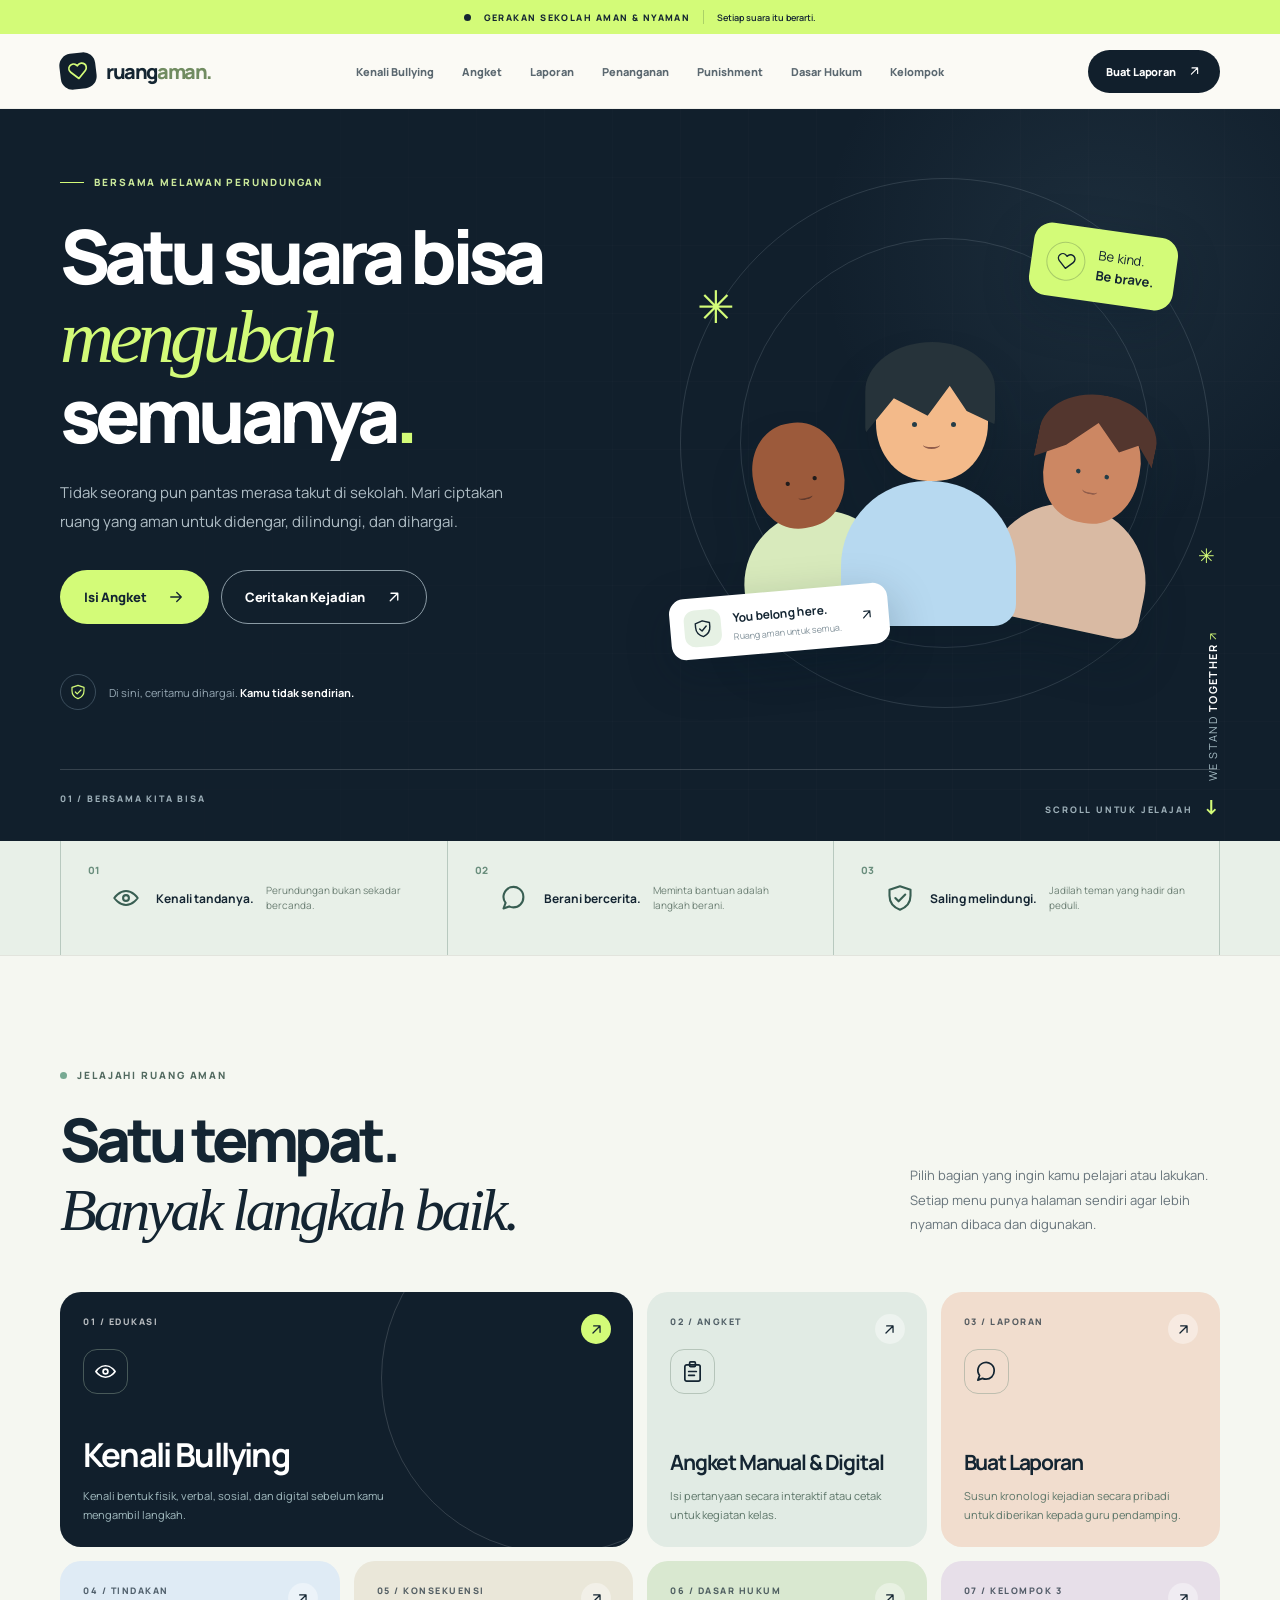
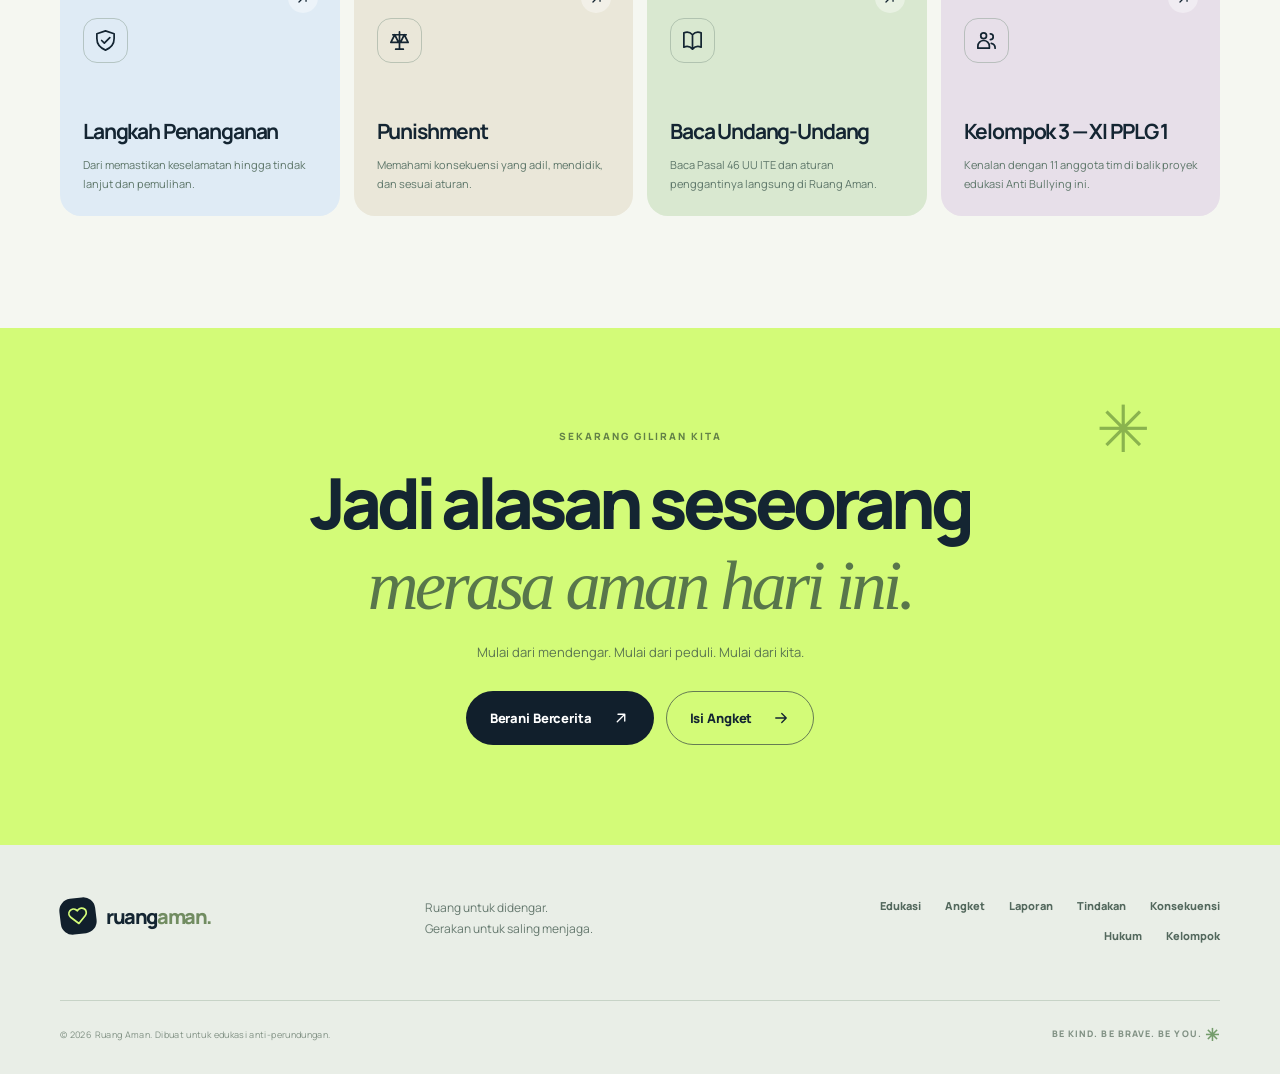
<file: index.html>
<!DOCTYPE html>
<html lang="id">
<head>
  <meta charset="UTF-8" />
  <meta name="viewport" content="width=device-width, initial-scale=1.0" />
  <meta name="theme-color" content="#101c29" />
  <meta name="description" content="Ruang Aman adalah portal edukasi anti-bullying untuk mengenali perundungan, mengisi angket, membuat laporan, dan memahami penanganan serta dasar hukumnya." />
  <title>Beranda — Ruang Aman</title>
  <link rel="preconnect" href="https://fonts.googleapis.com" />
  <link rel="preconnect" href="https://fonts.gstatic.com" crossorigin />
  <link href="https://fonts.googleapis.com/css2?family=DM+Sans:wght@400;500;600;700;800&family=Manrope:wght@400;500;600;700;800&display=swap" rel="stylesheet" />
  <link rel="stylesheet" href="styles.css" />
</head>
<body data-page="home">
  <svg class="svg-icons" xmlns="http://www.w3.org/2000/svg" aria-hidden="true">
    <symbol id="i-arrow" viewBox="0 0 24 24"><path d="M5 12h14m-6-6 6 6-6 6"/></symbol>
    <symbol id="i-arrow-up" viewBox="0 0 24 24"><path d="M7 17 17 7M8 7h9v9"/></symbol>
    <symbol id="i-heart" viewBox="0 0 24 24"><path d="M20.8 4.6a5.5 5.5 0 0 0-7.8 0L12 5.7l-1.1-1.1a5.5 5.5 0 0 0-7.8 7.8L12 21l8.8-8.6a5.5 5.5 0 0 0 0-7.8Z"/></symbol>
    <symbol id="i-shield" viewBox="0 0 24 24"><path d="m12 22 0 0c-6.2-2.4-9-6.8-9-12V5l9-3 9 3v5c0 5.2-2.8 9.6-9 12Z"/><path d="m8 12 2.8 2.8L16.5 9"/></symbol>
    <symbol id="i-message" viewBox="0 0 24 24"><path d="M20 11.5a8.5 8.5 0 0 1-8.5 8.5 9 9 0 0 1-3.7-.8L3 21l1.8-4.8A8.5 8.5 0 1 1 20 11.5Z"/></symbol>
    <symbol id="i-clipboard" viewBox="0 0 24 24"><rect x="4" y="5" width="16" height="17" rx="2"/><rect x="9" y="2" width="6" height="5" rx="1"/><path d="M8 12h8m-8 4h6"/></symbol>
    <symbol id="i-paper" viewBox="0 0 24 24"><path d="M14 2H6a2 2 0 0 0-2 2v16a2 2 0 0 0 2 2h12a2 2 0 0 0 2-2V8Z"/><path d="M14 2v6h6M8 13h8m-8 4h8"/></symbol>
    <symbol id="i-pen" viewBox="0 0 24 24"><path d="m4 20 4.4-.9L20 7.5 16.5 4 4.9 15.6 4 20Z"/><path d="m14.5 6 3.5 3.5M4 22h16"/></symbol>
    <symbol id="i-scale" viewBox="0 0 24 24"><path d="M12 3v18M5 6h14M7 6l-4 8h8L7 6Zm10 0-4 8h8l-4-8ZM8 21h8"/></symbol>
    <symbol id="i-users" viewBox="0 0 24 24"><circle cx="9" cy="7" r="3"/><path d="M3 20v-2a6 6 0 0 1 12 0v2H3Zm13-15a3 3 0 0 1 0 6m1 4a5 5 0 0 1 4 5"/></symbol>
    <symbol id="i-phone" viewBox="0 0 24 24"><rect x="6" y="2" width="12" height="20" rx="2"/><path d="M11 18h2"/></symbol>
    <symbol id="i-eye" viewBox="0 0 24 24"><path d="M2 12s4-6 10-6 10 6 10 6-4 6-10 6S2 12 2 12Z"/><circle cx="12" cy="12" r="2.5"/></symbol>
    <symbol id="i-hand" viewBox="0 0 24 24"><path d="M9 12V5a2 2 0 0 1 4 0v5-7a2 2 0 0 1 4 0v8-4a2 2 0 0 1 4 0v7c0 5-3.3 8-8 8h-1a8 8 0 0 1-6.5-3.3L2 13.5a2.2 2.2 0 0 1 3.5-2.7L9 15"/></symbol>
    <symbol id="i-check" viewBox="0 0 24 24"><path d="m5 12 4.5 4.5L19 7"/></symbol>
    <symbol id="i-lock" viewBox="0 0 24 24"><rect x="4" y="11" width="16" height="11" rx="2"/><path d="M8 11V7a4 4 0 0 1 8 0v4"/></symbol>
    <symbol id="i-download" viewBox="0 0 24 24"><path d="M12 3v12m-5-5 5 5 5-5M4 17v3h16v-3"/></symbol>
    <symbol id="i-print" viewBox="0 0 24 24"><path d="M6 9V3h12v6M6 18H4a2 2 0 0 1-2-2v-5a2 2 0 0 1 2-2h16a2 2 0 0 1 2 2v5a2 2 0 0 1-2 2h-2"/><path d="M6 15h12v7H6zM18 12h.01"/></symbol>
    <symbol id="i-copy" viewBox="0 0 24 24"><rect x="8" y="8" width="13" height="13" rx="2"/><path d="M16 8V5a2 2 0 0 0-2-2H5a2 2 0 0 0-2 2v9a2 2 0 0 0 2 2h3"/></symbol>
    <symbol id="i-close" viewBox="0 0 24 24"><path d="M5 5 19 19M19 5 5 19"/></symbol>
    <symbol id="i-menu" viewBox="0 0 24 24"><path d="M4 7h16M4 12h16M4 17h16"/></symbol>
    <symbol id="i-alert" viewBox="0 0 24 24"><path d="m12 3 10 18H2L12 3Z"/><path d="M12 9v5m0 3h.01"/></symbol>
    <symbol id="i-chevron" viewBox="0 0 24 24"><path d="m6 9 6 6 6-6"/></symbol>
    <symbol id="i-school" viewBox="0 0 24 24"><path d="m3 10 9-7 9 7v11H3V10Zm0 0h18M9 21v-8h6v8M6 13h.01M18 13h.01"/></symbol>
    <symbol id="i-book" viewBox="0 0 24 24"><path d="M12 6a8 8 0 0 0-9-2v15a8 8 0 0 1 9 2 8 8 0 0 1 9-2V4a8 8 0 0 0-9 2Zm0 0v15"/></symbol>
  </svg>

  <div class="announcement"><span class="announcement-dot"></span><span>GERAKAN SEKOLAH AMAN & NYAMAN</span><span class="announcement-separator"></span><span class="announcement-muted">Setiap suara itu berarti.</span></div>

  <header class="site-header" id="top">
    <div class="container nav-wrap">
      <a href="index.html" class="brand" aria-label="Ruang Aman, ke beranda"><span class="brand-mark"><svg class="icon"><use href="#i-heart" /></svg></span><span>ruang<span class="brand-accent">aman.</span></span></a>
      <nav class="desktop-nav" aria-label="Navigasi utama">
        <a href="edukasi.html">Kenali Bullying</a><a href="angket.html">Angket</a><a href="laporan.html">Laporan</a><a href="tindakan.html">Penanganan</a><a href="punishment.html">Punishment</a><a href="hukum.html">Dasar Hukum</a><a href="kelompok.html">Kelompok</a>
      </nav>
      <div class="nav-actions"><a class="button button-dark button-sm" href="laporan.html">Buat Laporan <svg class="icon"><use href="#i-arrow-up" /></svg></a><button class="menu-toggle" id="menu-toggle" aria-label="Buka menu" aria-expanded="false"><svg class="icon"><use href="#i-menu" /></svg></button></div>
    </div>
    <nav class="mobile-menu" id="mobile-menu" aria-label="Menu seluler"><a href="edukasi.html">Kenali Bullying</a><a href="angket.html">Angket</a><a href="laporan.html">Laporan</a><a href="tindakan.html">Penanganan</a><a href="punishment.html">Punishment</a><a href="hukum.html">Dasar Hukum</a><a href="kelompok.html">Kelompok</a></nav>
  </header>

  <main><section class="hero" id="beranda">
      <div class="container hero-grid">
        <div class="hero-copy reveal">
          <div class="eyebrow eyebrow-light"><span class="eyebrow-line"></span> BERSAMA MELAWAN PERUNDUNGAN</div>
          <h1>Satu suara bisa <span>mengubah</span> semuanya<span class="hero-period">.</span></h1>
          <p class="hero-lead">Tidak seorang pun pantas merasa takut di sekolah. Mari ciptakan ruang yang aman untuk didengar, dilindungi, dan dihargai.</p>
          <div class="hero-buttons"><a class="button button-lime" href="angket.html">Isi Angket <svg class="icon"><use href="#i-arrow" /></svg></a><a class="button button-ghost" href="laporan.html">Ceritakan Kejadian <svg class="icon"><use href="#i-arrow-up" /></svg></a></div>
          <div class="hero-assurance"><span class="assurance-icon"><svg class="icon"><use href="#i-shield" /></svg></span><span>Di sini, ceritamu dihargai. <strong>Kamu tidak sendirian.</strong></span></div>
        </div>
        <div class="hero-art reveal" aria-label="Ilustrasi teman yang saling mendukung">
          <div class="art-halo art-halo-1"></div><div class="art-halo art-halo-2"></div>
          <div class="art-spark art-spark-1">✳</div><div class="art-spark art-spark-2">✳</div>
          <div class="support-card support-card-top"><span class="support-card-icon"><svg class="icon"><use href="#i-heart" /></svg></span><span>Be kind.<br/><strong>Be brave.</strong></span></div>
          <div class="student-illustration"><div class="person person-back"><div class="person-head"><span></span></div><div class="person-body"></div></div><div class="person person-front"><div class="person-hair"></div><div class="person-head"><span></span></div><div class="person-body"></div></div><div class="person person-right"><div class="person-hair"></div><div class="person-head"><span></span></div><div class="person-body"></div></div></div>
          <div class="support-card support-card-bottom"><span class="mini-avatar"><svg class="icon"><use href="#i-shield" /></svg></span><span><strong>You belong here.</strong><small>Ruang aman untuk semua.</small></span><svg class="icon arrow-art"><use href="#i-arrow-up" /></svg></div>
          <div class="hero-art-label">WE STAND <strong>TOGETHER</strong> <span>↗</span></div>
        </div>
      </div>
      <div class="container hero-bottom"><span>01 / BERSAMA KITA BISA</span><span>SCROLL UNTUK JELAJAH <span class="scroll-arrow">↓</span></span></div>
    </section><section class="principles"><div class="container principles-grid"><div><span class="principle-number">01</span><svg class="icon"><use href="#i-eye" /></svg><strong>Kenali tandanya.</strong><span>Perundungan bukan sekadar bercanda.</span></div><div><span class="principle-number">02</span><svg class="icon"><use href="#i-message" /></svg><strong>Berani bercerita.</strong><span>Meminta bantuan adalah langkah berani.</span></div><div><span class="principle-number">03</span><svg class="icon"><use href="#i-shield" /></svg><strong>Saling melindungi.</strong><span>Jadilah teman yang hadir dan peduli.</span></div></div></section>
<section class="section home-hub" id="jelajahi"><div class="container">
  <div class="section-heading reveal"><div><span class="section-kicker"><span class="kicker-circle"></span> JELAJAHI RUANG AMAN</span><h2>Satu tempat.<br/><em>Banyak langkah baik.</em></h2></div><p>Pilih bagian yang ingin kamu pelajari atau lakukan. Setiap menu punya halaman sendiri agar lebih nyaman dibaca dan digunakan.</p></div>
  <div class="hub-grid">
    <a class="hub-card hub-card-featured reveal" href="edukasi.html"><span class="hub-number">01 / EDUKASI</span><span class="hub-icon"><svg class="icon"><use href="#i-eye" /></svg></span><h3>Kenali Bullying</h3><p>Kenali bentuk fisik, verbal, sosial, dan digital sebelum kamu mengambil langkah.</p><span class="hub-arrow"><svg class="icon"><use href="#i-arrow-up" /></svg></span></a>
    <a class="hub-card reveal" href="angket.html"><span class="hub-number">02 / ANGKET</span><span class="hub-icon"><svg class="icon"><use href="#i-clipboard" /></svg></span><h3>Angket Manual & Digital</h3><p>Isi pertanyaan secara interaktif atau cetak untuk kegiatan kelas.</p><span class="hub-arrow"><svg class="icon"><use href="#i-arrow-up" /></svg></span></a>
    <a class="hub-card reveal" href="laporan.html"><span class="hub-number">03 / LAPORAN</span><span class="hub-icon"><svg class="icon"><use href="#i-message" /></svg></span><h3>Buat Laporan</h3><p>Susun kronologi kejadian secara pribadi untuk diberikan kepada guru pendamping.</p><span class="hub-arrow"><svg class="icon"><use href="#i-arrow-up" /></svg></span></a>
    <a class="hub-card reveal" href="tindakan.html"><span class="hub-number">04 / TINDAKAN</span><span class="hub-icon"><svg class="icon"><use href="#i-shield" /></svg></span><h3>Langkah Penanganan</h3><p>Dari memastikan keselamatan hingga tindak lanjut dan pemulihan.</p><span class="hub-arrow"><svg class="icon"><use href="#i-arrow-up" /></svg></span></a>
    <a class="hub-card reveal" href="punishment.html"><span class="hub-number">05 / KONSEKUENSI</span><span class="hub-icon"><svg class="icon"><use href="#i-scale" /></svg></span><h3>Punishment</h3><p>Memahami konsekuensi yang adil, mendidik, dan sesuai aturan.</p><span class="hub-arrow"><svg class="icon"><use href="#i-arrow-up" /></svg></span></a>
    <a class="hub-card reveal" href="hukum.html"><span class="hub-number">06 / DASAR HUKUM</span><span class="hub-icon"><svg class="icon"><use href="#i-book" /></svg></span><h3>Baca Undang-Undang</h3><p>Baca Pasal 46 UU ITE dan aturan penggantinya langsung di Ruang Aman.</p><span class="hub-arrow"><svg class="icon"><use href="#i-arrow-up" /></svg></span></a>
    <a class="hub-card reveal" href="kelompok.html"><span class="hub-number">07 / KELOMPOK 3</span><span class="hub-icon"><svg class="icon"><use href="#i-users" /></svg></span><h3>Kelompok 3 — XI PPLG 1</h3><p>Kenalan dengan 11 anggota tim di balik proyek edukasi Anti Bullying ini.</p><span class="hub-arrow"><svg class="icon"><use href="#i-arrow-up" /></svg></span></a>
  </div>
</div></section><section class="closing"><div class="container closing-inner"><div class="closing-mark">✳</div><span class="closing-eyebrow">SEKARANG GILIRAN KITA</span><h2>Jadi alasan seseorang<br/><em>merasa aman hari ini.</em></h2><p>Mulai dari mendengar. Mulai dari peduli. Mulai dari kita.</p><div><a class="button button-lime" href="laporan.html">Berani Bercerita <svg class="icon"><use href="#i-arrow-up" /></svg></a><a class="button button-closing-outline" href="angket.html">Isi Angket <svg class="icon"><use href="#i-arrow" /></svg></a></div></div></section></main>

  <footer class="footer"><div class="container footer-top"><a href="index.html" class="brand footer-brand"><span class="brand-mark"><svg class="icon"><use href="#i-heart" /></svg></span><span>ruang<span class="brand-accent">aman.</span></span></a><span>Ruang untuk didengar.<br/>Gerakan untuk saling menjaga.</span><div class="footer-links"><a href="edukasi.html">Edukasi</a><a href="angket.html">Angket</a><a href="laporan.html">Laporan</a><a href="tindakan.html">Tindakan</a><a href="punishment.html">Konsekuensi</a><a href="hukum.html">Hukum</a><a href="kelompok.html">Kelompok</a></div></div><div class="container footer-bottom"><span>© 2026 Ruang Aman. Dibuat untuk edukasi anti-perundungan.</span><span>BE KIND. BE BRAVE. BE YOU. <span class="footer-star">✳</span></span></div></footer>

  <nav class="bottom-dock" aria-label="Navigasi cepat"><a href="index.html" class="active" aria-label="Beranda"><svg class="icon"><use href="#i-heart" /></svg><span>Beranda</span></a><a href="angket.html" aria-label="Angket"><svg class="icon"><use href="#i-clipboard" /></svg><span>Angket</span></a><a href="laporan.html" aria-label="Halaman laporan"><svg class="icon"><use href="#i-message" /></svg><span>Lapor</span></a><a href="hukum.html" aria-label="Hukum"><svg class="icon"><use href="#i-scale" /></svg><span>Hukum</span></a><a href="kelompok.html" aria-label="Kelompok"><svg class="icon"><use href="#i-users" /></svg><span>Kelompok</span></a></nav>

  <div class="modal-overlay" id="modal-overlay" aria-hidden="true"><div class="modal-dialog" role="dialog" aria-modal="true" aria-labelledby="modal-title"><div class="modal-header"><a href="index.html" class="brand modal-brand"><span class="brand-mark"><svg class="icon"><use href="#i-heart" /></svg></span><span>ruang<span class="brand-accent">aman.</span></span></a><button class="modal-close" id="modal-close" aria-label="Tutup formulir"><svg class="icon"><use href="#i-close" /></svg></button></div><div class="modal-content" id="modal-content"></div></div></div>
  <div class="toast" id="toast" role="status" aria-live="polite"></div>

    <script src="members.js"></script>
  <script src="app.js"></script>
</body>
</html>
</file>
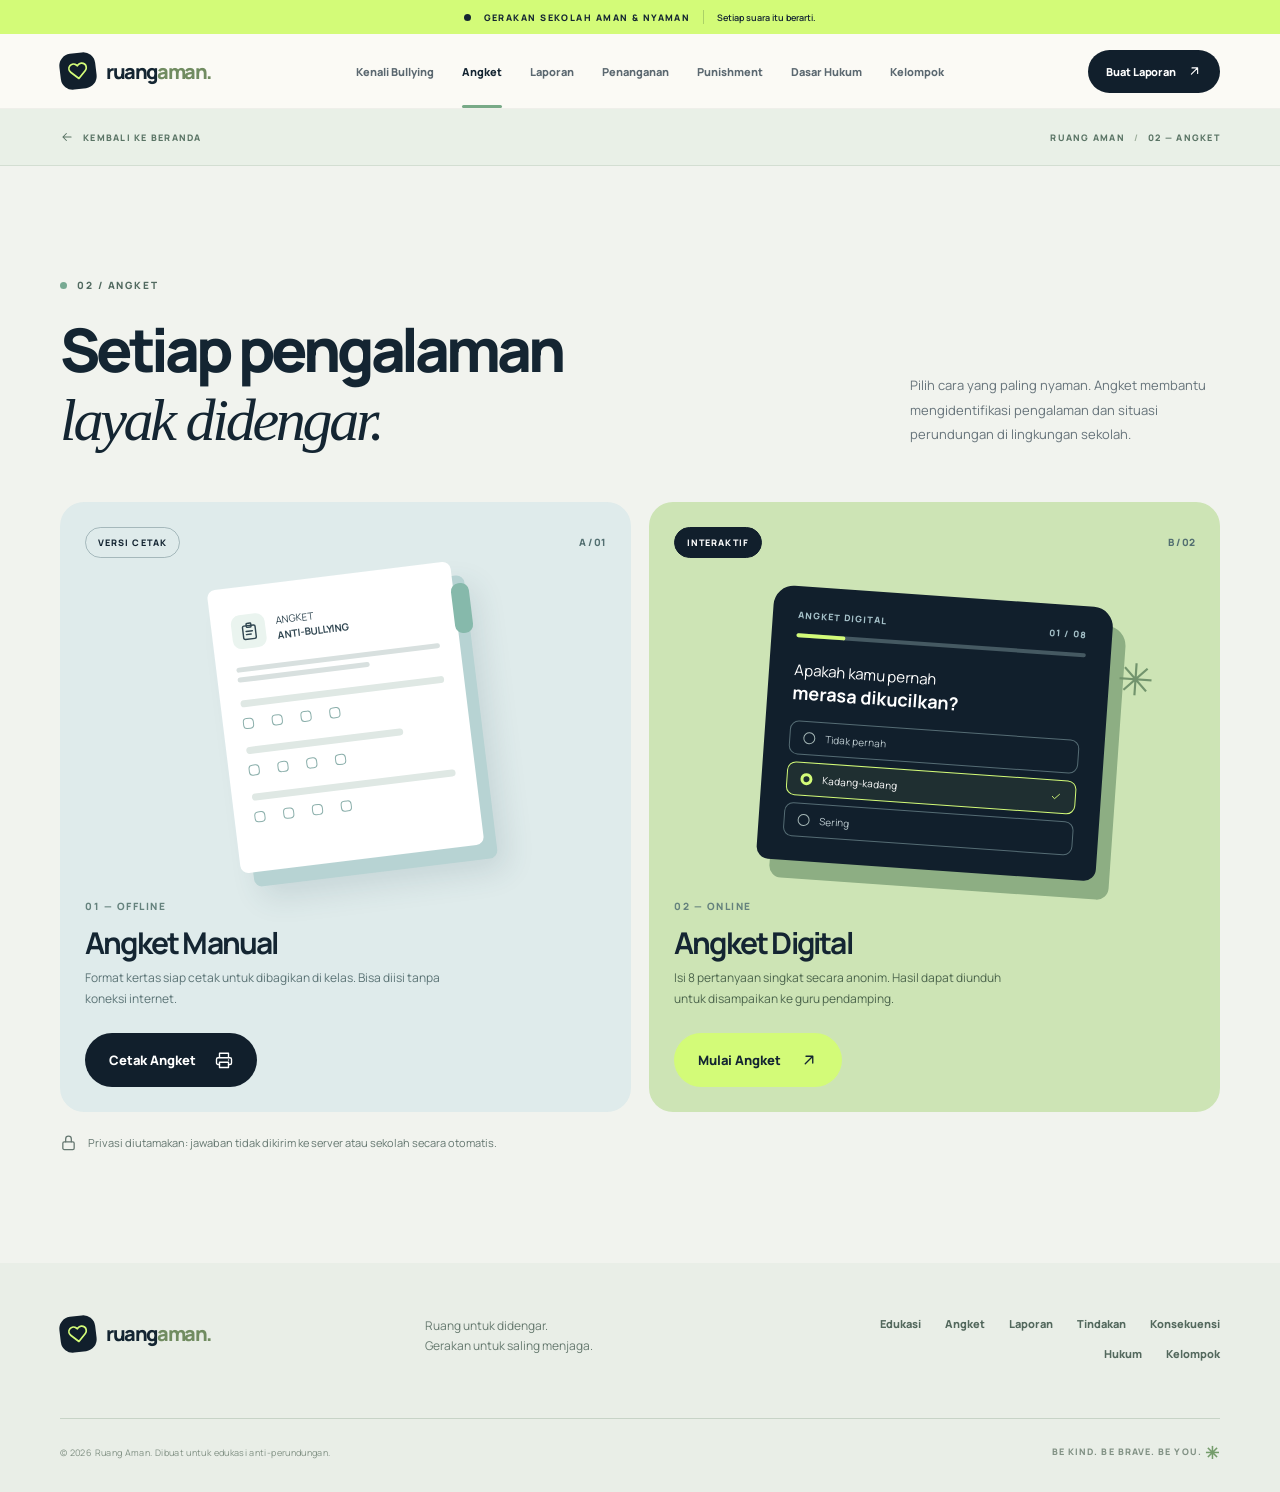
<file: angket.html>
<!DOCTYPE html>
<html lang="id">
<head>
  <meta charset="UTF-8" />
  <meta name="viewport" content="width=device-width, initial-scale=1.0" />
  <meta name="theme-color" content="#101c29" />
  <meta name="description" content="Ruang Aman adalah portal edukasi anti-bullying untuk mengenali perundungan, mengisi angket, membuat laporan, dan memahami penanganan serta dasar hukumnya." />
  <title>Angket Manual & Digital — Ruang Aman</title>
  <link rel="preconnect" href="https://fonts.googleapis.com" />
  <link rel="preconnect" href="https://fonts.gstatic.com" crossorigin />
  <link href="https://fonts.googleapis.com/css2?family=DM+Sans:wght@400;500;600;700;800&family=Manrope:wght@400;500;600;700;800&display=swap" rel="stylesheet" />
  <link rel="stylesheet" href="styles.css" />
</head>
<body data-page="angket">
  <svg class="svg-icons" xmlns="http://www.w3.org/2000/svg" aria-hidden="true">
    <symbol id="i-arrow" viewBox="0 0 24 24"><path d="M5 12h14m-6-6 6 6-6 6"/></symbol>
    <symbol id="i-arrow-up" viewBox="0 0 24 24"><path d="M7 17 17 7M8 7h9v9"/></symbol>
    <symbol id="i-heart" viewBox="0 0 24 24"><path d="M20.8 4.6a5.5 5.5 0 0 0-7.8 0L12 5.7l-1.1-1.1a5.5 5.5 0 0 0-7.8 7.8L12 21l8.8-8.6a5.5 5.5 0 0 0 0-7.8Z"/></symbol>
    <symbol id="i-shield" viewBox="0 0 24 24"><path d="m12 22 0 0c-6.2-2.4-9-6.8-9-12V5l9-3 9 3v5c0 5.2-2.8 9.6-9 12Z"/><path d="m8 12 2.8 2.8L16.5 9"/></symbol>
    <symbol id="i-message" viewBox="0 0 24 24"><path d="M20 11.5a8.5 8.5 0 0 1-8.5 8.5 9 9 0 0 1-3.7-.8L3 21l1.8-4.8A8.5 8.5 0 1 1 20 11.5Z"/></symbol>
    <symbol id="i-clipboard" viewBox="0 0 24 24"><rect x="4" y="5" width="16" height="17" rx="2"/><rect x="9" y="2" width="6" height="5" rx="1"/><path d="M8 12h8m-8 4h6"/></symbol>
    <symbol id="i-paper" viewBox="0 0 24 24"><path d="M14 2H6a2 2 0 0 0-2 2v16a2 2 0 0 0 2 2h12a2 2 0 0 0 2-2V8Z"/><path d="M14 2v6h6M8 13h8m-8 4h8"/></symbol>
    <symbol id="i-pen" viewBox="0 0 24 24"><path d="m4 20 4.4-.9L20 7.5 16.5 4 4.9 15.6 4 20Z"/><path d="m14.5 6 3.5 3.5M4 22h16"/></symbol>
    <symbol id="i-scale" viewBox="0 0 24 24"><path d="M12 3v18M5 6h14M7 6l-4 8h8L7 6Zm10 0-4 8h8l-4-8ZM8 21h8"/></symbol>
    <symbol id="i-users" viewBox="0 0 24 24"><circle cx="9" cy="7" r="3"/><path d="M3 20v-2a6 6 0 0 1 12 0v2H3Zm13-15a3 3 0 0 1 0 6m1 4a5 5 0 0 1 4 5"/></symbol>
    <symbol id="i-phone" viewBox="0 0 24 24"><rect x="6" y="2" width="12" height="20" rx="2"/><path d="M11 18h2"/></symbol>
    <symbol id="i-eye" viewBox="0 0 24 24"><path d="M2 12s4-6 10-6 10 6 10 6-4 6-10 6S2 12 2 12Z"/><circle cx="12" cy="12" r="2.5"/></symbol>
    <symbol id="i-hand" viewBox="0 0 24 24"><path d="M9 12V5a2 2 0 0 1 4 0v5-7a2 2 0 0 1 4 0v8-4a2 2 0 0 1 4 0v7c0 5-3.3 8-8 8h-1a8 8 0 0 1-6.5-3.3L2 13.5a2.2 2.2 0 0 1 3.5-2.7L9 15"/></symbol>
    <symbol id="i-check" viewBox="0 0 24 24"><path d="m5 12 4.5 4.5L19 7"/></symbol>
    <symbol id="i-lock" viewBox="0 0 24 24"><rect x="4" y="11" width="16" height="11" rx="2"/><path d="M8 11V7a4 4 0 0 1 8 0v4"/></symbol>
    <symbol id="i-download" viewBox="0 0 24 24"><path d="M12 3v12m-5-5 5 5 5-5M4 17v3h16v-3"/></symbol>
    <symbol id="i-print" viewBox="0 0 24 24"><path d="M6 9V3h12v6M6 18H4a2 2 0 0 1-2-2v-5a2 2 0 0 1 2-2h16a2 2 0 0 1 2 2v5a2 2 0 0 1-2 2h-2"/><path d="M6 15h12v7H6zM18 12h.01"/></symbol>
    <symbol id="i-copy" viewBox="0 0 24 24"><rect x="8" y="8" width="13" height="13" rx="2"/><path d="M16 8V5a2 2 0 0 0-2-2H5a2 2 0 0 0-2 2v9a2 2 0 0 0 2 2h3"/></symbol>
    <symbol id="i-close" viewBox="0 0 24 24"><path d="M5 5 19 19M19 5 5 19"/></symbol>
    <symbol id="i-menu" viewBox="0 0 24 24"><path d="M4 7h16M4 12h16M4 17h16"/></symbol>
    <symbol id="i-alert" viewBox="0 0 24 24"><path d="m12 3 10 18H2L12 3Z"/><path d="M12 9v5m0 3h.01"/></symbol>
    <symbol id="i-chevron" viewBox="0 0 24 24"><path d="m6 9 6 6 6-6"/></symbol>
    <symbol id="i-school" viewBox="0 0 24 24"><path d="m3 10 9-7 9 7v11H3V10Zm0 0h18M9 21v-8h6v8M6 13h.01M18 13h.01"/></symbol>
    <symbol id="i-book" viewBox="0 0 24 24"><path d="M12 6a8 8 0 0 0-9-2v15a8 8 0 0 1 9 2 8 8 0 0 1 9-2V4a8 8 0 0 0-9 2Zm0 0v15"/></symbol>
  </svg>

  <div class="announcement"><span class="announcement-dot"></span><span>GERAKAN SEKOLAH AMAN & NYAMAN</span><span class="announcement-separator"></span><span class="announcement-muted">Setiap suara itu berarti.</span></div>

  <header class="site-header" id="top">
    <div class="container nav-wrap">
      <a href="index.html" class="brand" aria-label="Ruang Aman, ke beranda"><span class="brand-mark"><svg class="icon"><use href="#i-heart" /></svg></span><span>ruang<span class="brand-accent">aman.</span></span></a>
      <nav class="desktop-nav" aria-label="Navigasi utama">
        <a href="edukasi.html">Kenali Bullying</a><a href="angket.html">Angket</a><a href="laporan.html">Laporan</a><a href="tindakan.html">Penanganan</a><a href="punishment.html">Punishment</a><a href="hukum.html">Dasar Hukum</a><a href="kelompok.html">Kelompok</a>
      </nav>
      <div class="nav-actions"><a class="button button-dark button-sm" href="laporan.html">Buat Laporan <svg class="icon"><use href="#i-arrow-up" /></svg></a><button class="menu-toggle" id="menu-toggle" aria-label="Buka menu" aria-expanded="false"><svg class="icon"><use href="#i-menu" /></svg></button></div>
    </div>
    <nav class="mobile-menu" id="mobile-menu" aria-label="Menu seluler"><a href="edukasi.html">Kenali Bullying</a><a href="angket.html">Angket</a><a href="laporan.html">Laporan</a><a href="tindakan.html">Penanganan</a><a href="punishment.html">Punishment</a><a href="hukum.html">Dasar Hukum</a><a href="kelompok.html">Kelompok</a></nav>
  </header>

  <main><div class="subpage-strip"><div class="container"><a href="index.html"><svg class="icon"><use href="#i-arrow" /></svg> KEMBALI KE BERANDA</a><span>RUANG AMAN <b>/</b> 02 — ANGKET</span></div></div><section class="section section-survey" id="angket"><div class="container">
      <div class="section-heading reveal"><div><span class="section-kicker"><span class="kicker-circle"></span> 02 / ANGKET</span><h2>Setiap pengalaman<br/><em>layak didengar.</em></h2></div><p>Pilih cara yang paling nyaman. Angket membantu mengidentifikasi pengalaman dan situasi perundungan di lingkungan sekolah.</p></div>
      <div class="survey-grid">
        <article class="survey-card survey-paper reveal"><div class="survey-card-header"><span class="pill">VERSI CETAK</span><span class="survey-id">A / 01</span></div><div class="paper-graphic"><div class="paper-sheet"><div class="paper-top"><div class="paper-symbol"><svg class="icon"><use href="#i-clipboard" /></svg></div><span>ANGKET<br/><strong>ANTI-BULLYING</strong></span></div><div class="paper-bars"><span></span><span></span></div><div class="paper-question"><div class="paper-line"></div><div class="paper-options"><i></i><i></i><i></i><i></i></div></div><div class="paper-question"><div class="paper-line short"></div><div class="paper-options"><i></i><i></i><i></i><i></i></div></div><div class="paper-question"><div class="paper-line"></div><div class="paper-options"><i></i><i></i><i></i><i></i></div></div></div><div class="paper-clip"></div></div><div class="survey-info"><span class="survey-small-label">01 — OFFLINE</span><h3>Angket Manual</h3><p>Format kertas siap cetak untuk dibagikan di kelas. Bisa diisi tanpa koneksi internet.</p><button class="button button-dark" id="print-survey">Cetak Angket <svg class="icon"><use href="#i-print" /></svg></button></div></article>
        <article class="survey-card survey-digital reveal"><div class="survey-card-header"><span class="pill pill-dark">INTERAKTIF</span><span class="survey-id">B / 02</span></div><div class="digital-graphic"><div class="digital-progress"><span>ANGKET DIGITAL</span><span>01 / 08</span></div><div class="digital-progress-bar"><span></span></div><div class="digital-question">Apakah kamu pernah<br/><strong>merasa dikucilkan?</strong></div><div class="digital-answer"><span class="radio-dot"></span> Tidak pernah</div><div class="digital-answer selected"><span class="radio-dot"></span> Kadang-kadang <svg class="icon"><use href="#i-check" /></svg></div><div class="digital-answer"><span class="radio-dot"></span> Sering</div><div class="digital-decoration">✳</div></div><div class="survey-info"><span class="survey-small-label">02 — ONLINE</span><h3>Angket Digital</h3><p>Isi 8 pertanyaan singkat secara anonim. Hasil dapat diunduh untuk disampaikan ke guru pendamping.</p><button class="button button-lime" data-open="survey">Mulai Angket <svg class="icon"><use href="#i-arrow-up" /></svg></button></div></article>
      </div>
      <div class="privacy-line"><svg class="icon"><use href="#i-lock" /></svg> Privasi diutamakan: jawaban tidak dikirim ke server atau sekolah secara otomatis.</div>
    </div></section></main>

  <footer class="footer"><div class="container footer-top"><a href="index.html" class="brand footer-brand"><span class="brand-mark"><svg class="icon"><use href="#i-heart" /></svg></span><span>ruang<span class="brand-accent">aman.</span></span></a><span>Ruang untuk didengar.<br/>Gerakan untuk saling menjaga.</span><div class="footer-links"><a href="edukasi.html">Edukasi</a><a href="angket.html">Angket</a><a href="laporan.html">Laporan</a><a href="tindakan.html">Tindakan</a><a href="punishment.html">Konsekuensi</a><a href="hukum.html">Hukum</a><a href="kelompok.html">Kelompok</a></div></div><div class="container footer-bottom"><span>© 2026 Ruang Aman. Dibuat untuk edukasi anti-perundungan.</span><span>BE KIND. BE BRAVE. BE YOU. <span class="footer-star">✳</span></span></div></footer>

  <nav class="bottom-dock" aria-label="Navigasi cepat"><a href="index.html" class="active" aria-label="Beranda"><svg class="icon"><use href="#i-heart" /></svg><span>Beranda</span></a><a href="angket.html" aria-label="Angket"><svg class="icon"><use href="#i-clipboard" /></svg><span>Angket</span></a><a href="laporan.html" aria-label="Halaman laporan"><svg class="icon"><use href="#i-message" /></svg><span>Lapor</span></a><a href="hukum.html" aria-label="Hukum"><svg class="icon"><use href="#i-scale" /></svg><span>Hukum</span></a><a href="kelompok.html" aria-label="Kelompok"><svg class="icon"><use href="#i-users" /></svg><span>Kelompok</span></a></nav>

  <div class="modal-overlay" id="modal-overlay" aria-hidden="true"><div class="modal-dialog" role="dialog" aria-modal="true" aria-labelledby="modal-title"><div class="modal-header"><a href="index.html" class="brand modal-brand"><span class="brand-mark"><svg class="icon"><use href="#i-heart" /></svg></span><span>ruang<span class="brand-accent">aman.</span></span></a><button class="modal-close" id="modal-close" aria-label="Tutup formulir"><svg class="icon"><use href="#i-close" /></svg></button></div><div class="modal-content" id="modal-content"></div></div></div>
  <div class="toast" id="toast" role="status" aria-live="polite"></div>

  <div class="print-only" id="print-sheet"><div class="print-head"><h1>ANGKET ANTI-BULLYING</h1><p>Ruang Aman — Mengenali pengalaman perundungan di lingkungan sekolah</p></div><div class="print-meta">Kelas (opsional): ___________________ &nbsp;&nbsp; Tanggal: ________________</div><p><strong>Petunjuk:</strong> Beri tanda ✓ pada satu kolom yang paling sesuai dengan pengalamanmu selama 30 hari terakhir. Tidak perlu menuliskan nama. Jawab dengan jujur.</p><table><thead><tr><th>No.</th><th>Pernyataan</th><th>Tidak pernah</th><th>Jarang</th><th>Kadang</th><th>Sering</th></tr></thead><tbody><tr><td>1</td><td>Saya diejek atau direndahkan oleh teman.</td><td>□</td><td>□</td><td>□</td><td>□</td></tr><tr><td>2</td><td>Saya didorong, dipukul, atau disakiti secara fisik.</td><td>□</td><td>□</td><td>□</td><td>□</td></tr><tr><td>3</td><td>Saya sengaja dikucilkan dari kelompok pertemanan.</td><td>□</td><td>□</td><td>□</td><td>□</td></tr><tr><td>4</td><td>Saya menerima pesan atau unggahan yang merendahkan saya.</td><td>□</td><td>□</td><td>□</td><td>□</td></tr><tr><td>5</td><td>Saya menyaksikan teman mengalami perundungan.</td><td>□</td><td>□</td><td>□</td><td>□</td></tr><tr><td>6</td><td>Saya takut ke sekolah karena perlakuan orang lain.</td><td>□</td><td>□</td><td>□</td><td>□</td></tr><tr><td>7</td><td>Saya menerima ancaman atau paksaan dari orang lain.</td><td>□</td><td>□</td><td>□</td><td>□</td></tr><tr><td>8</td><td>Saya mengetahui teman yang takut bercerita tentang bullying.</td><td>□</td><td>□</td><td>□</td><td>□</td></tr></tbody></table><p class="print-note">Yang paling dibutuhkan agar sekolah lebih aman: ________________________________________________________________________________________________</p><p class="print-note">Jika merasa tidak aman, segera hubungi guru, wali kelas, guru BK, atau orang dewasa tepercaya. Jangan menuliskan informasi pribadi orang lain pada lembar umum.</p><div class="print-footer">Ruang Aman • Angket edukatif, bukan alat diagnosis atau penentuan sanksi.</div></div>


  <script src="members.js"></script>
  <script src="app.js"></script>
</body>
</html>
</file>
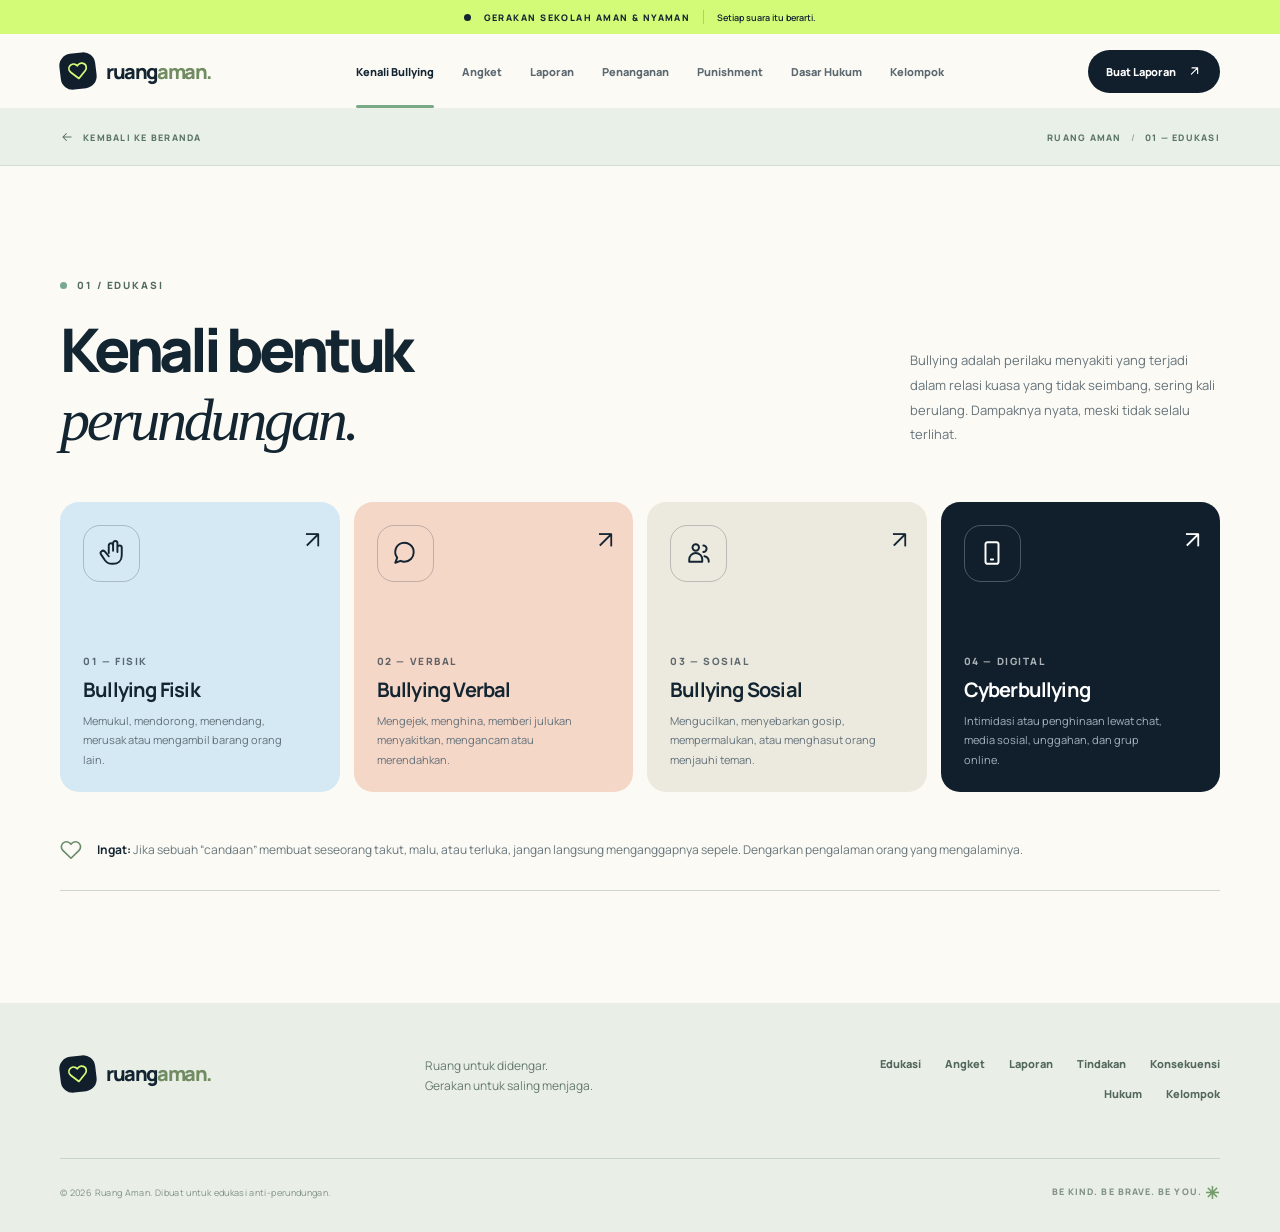
<file: edukasi.html>
<!DOCTYPE html>
<html lang="id">
<head>
  <meta charset="UTF-8" />
  <meta name="viewport" content="width=device-width, initial-scale=1.0" />
  <meta name="theme-color" content="#101c29" />
  <meta name="description" content="Ruang Aman adalah portal edukasi anti-bullying untuk mengenali perundungan, mengisi angket, membuat laporan, dan memahami penanganan serta dasar hukumnya." />
  <title>Kenali Bullying — Ruang Aman</title>
  <link rel="preconnect" href="https://fonts.googleapis.com" />
  <link rel="preconnect" href="https://fonts.gstatic.com" crossorigin />
  <link href="https://fonts.googleapis.com/css2?family=DM+Sans:wght@400;500;600;700;800&family=Manrope:wght@400;500;600;700;800&display=swap" rel="stylesheet" />
  <link rel="stylesheet" href="styles.css" />
</head>
<body data-page="edukasi">
  <svg class="svg-icons" xmlns="http://www.w3.org/2000/svg" aria-hidden="true">
    <symbol id="i-arrow" viewBox="0 0 24 24"><path d="M5 12h14m-6-6 6 6-6 6"/></symbol>
    <symbol id="i-arrow-up" viewBox="0 0 24 24"><path d="M7 17 17 7M8 7h9v9"/></symbol>
    <symbol id="i-heart" viewBox="0 0 24 24"><path d="M20.8 4.6a5.5 5.5 0 0 0-7.8 0L12 5.7l-1.1-1.1a5.5 5.5 0 0 0-7.8 7.8L12 21l8.8-8.6a5.5 5.5 0 0 0 0-7.8Z"/></symbol>
    <symbol id="i-shield" viewBox="0 0 24 24"><path d="m12 22 0 0c-6.2-2.4-9-6.8-9-12V5l9-3 9 3v5c0 5.2-2.8 9.6-9 12Z"/><path d="m8 12 2.8 2.8L16.5 9"/></symbol>
    <symbol id="i-message" viewBox="0 0 24 24"><path d="M20 11.5a8.5 8.5 0 0 1-8.5 8.5 9 9 0 0 1-3.7-.8L3 21l1.8-4.8A8.5 8.5 0 1 1 20 11.5Z"/></symbol>
    <symbol id="i-clipboard" viewBox="0 0 24 24"><rect x="4" y="5" width="16" height="17" rx="2"/><rect x="9" y="2" width="6" height="5" rx="1"/><path d="M8 12h8m-8 4h6"/></symbol>
    <symbol id="i-paper" viewBox="0 0 24 24"><path d="M14 2H6a2 2 0 0 0-2 2v16a2 2 0 0 0 2 2h12a2 2 0 0 0 2-2V8Z"/><path d="M14 2v6h6M8 13h8m-8 4h8"/></symbol>
    <symbol id="i-pen" viewBox="0 0 24 24"><path d="m4 20 4.4-.9L20 7.5 16.5 4 4.9 15.6 4 20Z"/><path d="m14.5 6 3.5 3.5M4 22h16"/></symbol>
    <symbol id="i-scale" viewBox="0 0 24 24"><path d="M12 3v18M5 6h14M7 6l-4 8h8L7 6Zm10 0-4 8h8l-4-8ZM8 21h8"/></symbol>
    <symbol id="i-users" viewBox="0 0 24 24"><circle cx="9" cy="7" r="3"/><path d="M3 20v-2a6 6 0 0 1 12 0v2H3Zm13-15a3 3 0 0 1 0 6m1 4a5 5 0 0 1 4 5"/></symbol>
    <symbol id="i-phone" viewBox="0 0 24 24"><rect x="6" y="2" width="12" height="20" rx="2"/><path d="M11 18h2"/></symbol>
    <symbol id="i-eye" viewBox="0 0 24 24"><path d="M2 12s4-6 10-6 10 6 10 6-4 6-10 6S2 12 2 12Z"/><circle cx="12" cy="12" r="2.5"/></symbol>
    <symbol id="i-hand" viewBox="0 0 24 24"><path d="M9 12V5a2 2 0 0 1 4 0v5-7a2 2 0 0 1 4 0v8-4a2 2 0 0 1 4 0v7c0 5-3.3 8-8 8h-1a8 8 0 0 1-6.5-3.3L2 13.5a2.2 2.2 0 0 1 3.5-2.7L9 15"/></symbol>
    <symbol id="i-check" viewBox="0 0 24 24"><path d="m5 12 4.5 4.5L19 7"/></symbol>
    <symbol id="i-lock" viewBox="0 0 24 24"><rect x="4" y="11" width="16" height="11" rx="2"/><path d="M8 11V7a4 4 0 0 1 8 0v4"/></symbol>
    <symbol id="i-download" viewBox="0 0 24 24"><path d="M12 3v12m-5-5 5 5 5-5M4 17v3h16v-3"/></symbol>
    <symbol id="i-print" viewBox="0 0 24 24"><path d="M6 9V3h12v6M6 18H4a2 2 0 0 1-2-2v-5a2 2 0 0 1 2-2h16a2 2 0 0 1 2 2v5a2 2 0 0 1-2 2h-2"/><path d="M6 15h12v7H6zM18 12h.01"/></symbol>
    <symbol id="i-copy" viewBox="0 0 24 24"><rect x="8" y="8" width="13" height="13" rx="2"/><path d="M16 8V5a2 2 0 0 0-2-2H5a2 2 0 0 0-2 2v9a2 2 0 0 0 2 2h3"/></symbol>
    <symbol id="i-close" viewBox="0 0 24 24"><path d="M5 5 19 19M19 5 5 19"/></symbol>
    <symbol id="i-menu" viewBox="0 0 24 24"><path d="M4 7h16M4 12h16M4 17h16"/></symbol>
    <symbol id="i-alert" viewBox="0 0 24 24"><path d="m12 3 10 18H2L12 3Z"/><path d="M12 9v5m0 3h.01"/></symbol>
    <symbol id="i-chevron" viewBox="0 0 24 24"><path d="m6 9 6 6 6-6"/></symbol>
    <symbol id="i-school" viewBox="0 0 24 24"><path d="m3 10 9-7 9 7v11H3V10Zm0 0h18M9 21v-8h6v8M6 13h.01M18 13h.01"/></symbol>
    <symbol id="i-book" viewBox="0 0 24 24"><path d="M12 6a8 8 0 0 0-9-2v15a8 8 0 0 1 9 2 8 8 0 0 1 9-2V4a8 8 0 0 0-9 2Zm0 0v15"/></symbol>
  </svg>

  <div class="announcement"><span class="announcement-dot"></span><span>GERAKAN SEKOLAH AMAN & NYAMAN</span><span class="announcement-separator"></span><span class="announcement-muted">Setiap suara itu berarti.</span></div>

  <header class="site-header" id="top">
    <div class="container nav-wrap">
      <a href="index.html" class="brand" aria-label="Ruang Aman, ke beranda"><span class="brand-mark"><svg class="icon"><use href="#i-heart" /></svg></span><span>ruang<span class="brand-accent">aman.</span></span></a>
      <nav class="desktop-nav" aria-label="Navigasi utama">
        <a href="edukasi.html">Kenali Bullying</a><a href="angket.html">Angket</a><a href="laporan.html">Laporan</a><a href="tindakan.html">Penanganan</a><a href="punishment.html">Punishment</a><a href="hukum.html">Dasar Hukum</a><a href="kelompok.html">Kelompok</a>
      </nav>
      <div class="nav-actions"><a class="button button-dark button-sm" href="laporan.html">Buat Laporan <svg class="icon"><use href="#i-arrow-up" /></svg></a><button class="menu-toggle" id="menu-toggle" aria-label="Buka menu" aria-expanded="false"><svg class="icon"><use href="#i-menu" /></svg></button></div>
    </div>
    <nav class="mobile-menu" id="mobile-menu" aria-label="Menu seluler"><a href="edukasi.html">Kenali Bullying</a><a href="angket.html">Angket</a><a href="laporan.html">Laporan</a><a href="tindakan.html">Penanganan</a><a href="punishment.html">Punishment</a><a href="hukum.html">Dasar Hukum</a><a href="kelompok.html">Kelompok</a></nav>
  </header>

  <main><div class="subpage-strip"><div class="container"><a href="index.html"><svg class="icon"><use href="#i-arrow" /></svg> KEMBALI KE BERANDA</a><span>RUANG AMAN <b>/</b> 01 — EDUKASI</span></div></div><section class="section section-kenali" id="kenali"><div class="container">
      <div class="section-heading reveal"><div><span class="section-kicker"><span class="kicker-circle"></span> 01 / EDUKASI</span><h2>Kenali bentuk<br/><em>perundungan.</em></h2></div><p>Bullying adalah perilaku menyakiti yang terjadi dalam relasi kuasa yang tidak seimbang, sering kali berulang. Dampaknya nyata, meski tidak selalu terlihat.</p></div>
      <div class="types-grid">
        <article class="type-card type-card-blue reveal"><span class="type-icon"><svg class="icon"><use href="#i-hand" /></svg></span><span class="type-index">01 — FISIK</span><h3>Bullying Fisik</h3><p>Memukul, mendorong, menendang, merusak atau mengambil barang orang lain.</p><span class="type-decoration">↗</span></article>
        <article class="type-card type-card-peach reveal"><span class="type-icon"><svg class="icon"><use href="#i-message" /></svg></span><span class="type-index">02 — VERBAL</span><h3>Bullying Verbal</h3><p>Mengejek, menghina, memberi julukan menyakitkan, mengancam atau merendahkan.</p><span class="type-decoration">↗</span></article>
        <article class="type-card type-card-cream reveal"><span class="type-icon"><svg class="icon"><use href="#i-users" /></svg></span><span class="type-index">03 — SOSIAL</span><h3>Bullying Sosial</h3><p>Mengucilkan, menyebarkan gosip, mempermalukan, atau menghasut orang menjauhi teman.</p><span class="type-decoration">↗</span></article>
        <article class="type-card type-card-navy reveal"><span class="type-icon"><svg class="icon"><use href="#i-phone" /></svg></span><span class="type-index">04 — DIGITAL</span><h3>Cyberbullying</h3><p>Intimidasi atau penghinaan lewat chat, media sosial, unggahan, dan grup online.</p><span class="type-decoration">↗</span></article>
      </div>
      <div class="definition-note"><svg class="icon"><use href="#i-heart" /></svg><p><strong>Ingat:</strong> Jika sebuah “candaan” membuat seseorang takut, malu, atau terluka, jangan langsung menganggapnya sepele. Dengarkan pengalaman orang yang mengalaminya.</p></div>
    </div></section></main>

  <footer class="footer"><div class="container footer-top"><a href="index.html" class="brand footer-brand"><span class="brand-mark"><svg class="icon"><use href="#i-heart" /></svg></span><span>ruang<span class="brand-accent">aman.</span></span></a><span>Ruang untuk didengar.<br/>Gerakan untuk saling menjaga.</span><div class="footer-links"><a href="edukasi.html">Edukasi</a><a href="angket.html">Angket</a><a href="laporan.html">Laporan</a><a href="tindakan.html">Tindakan</a><a href="punishment.html">Konsekuensi</a><a href="hukum.html">Hukum</a><a href="kelompok.html">Kelompok</a></div></div><div class="container footer-bottom"><span>© 2026 Ruang Aman. Dibuat untuk edukasi anti-perundungan.</span><span>BE KIND. BE BRAVE. BE YOU. <span class="footer-star">✳</span></span></div></footer>

  <nav class="bottom-dock" aria-label="Navigasi cepat"><a href="index.html" class="active" aria-label="Beranda"><svg class="icon"><use href="#i-heart" /></svg><span>Beranda</span></a><a href="angket.html" aria-label="Angket"><svg class="icon"><use href="#i-clipboard" /></svg><span>Angket</span></a><a href="laporan.html" aria-label="Halaman laporan"><svg class="icon"><use href="#i-message" /></svg><span>Lapor</span></a><a href="hukum.html" aria-label="Hukum"><svg class="icon"><use href="#i-scale" /></svg><span>Hukum</span></a><a href="kelompok.html" aria-label="Kelompok"><svg class="icon"><use href="#i-users" /></svg><span>Kelompok</span></a></nav>

  <div class="modal-overlay" id="modal-overlay" aria-hidden="true"><div class="modal-dialog" role="dialog" aria-modal="true" aria-labelledby="modal-title"><div class="modal-header"><a href="index.html" class="brand modal-brand"><span class="brand-mark"><svg class="icon"><use href="#i-heart" /></svg></span><span>ruang<span class="brand-accent">aman.</span></span></a><button class="modal-close" id="modal-close" aria-label="Tutup formulir"><svg class="icon"><use href="#i-close" /></svg></button></div><div class="modal-content" id="modal-content"></div></div></div>
  <div class="toast" id="toast" role="status" aria-live="polite"></div>

    <script src="members.js"></script>
  <script src="app.js"></script>
</body>
</html>
</file>
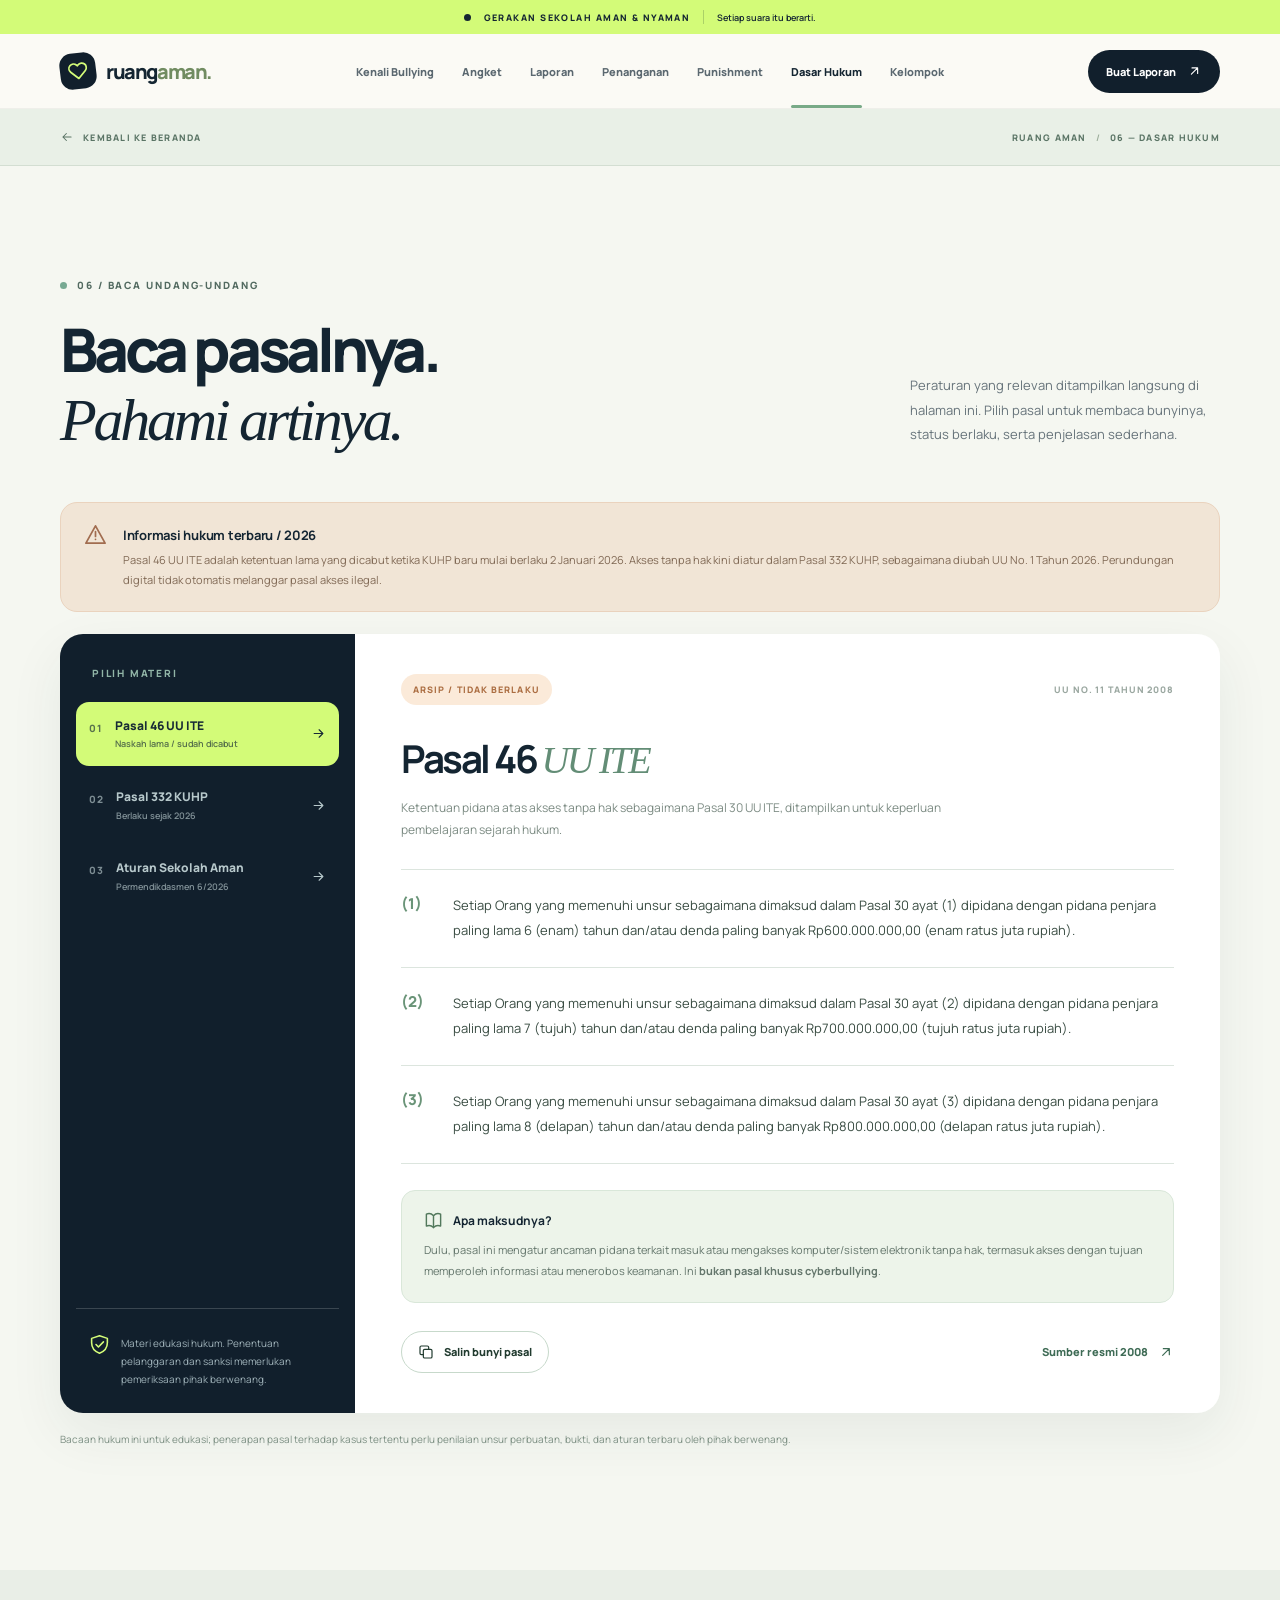
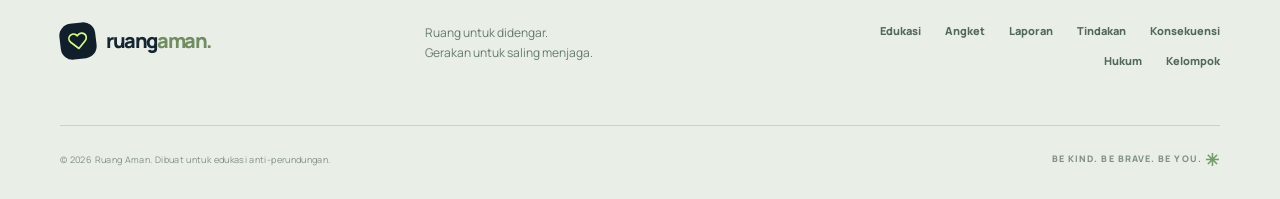
<file: hukum.html>
<!DOCTYPE html>
<html lang="id">
<head>
  <meta charset="UTF-8" />
  <meta name="viewport" content="width=device-width, initial-scale=1.0" />
  <meta name="theme-color" content="#101c29" />
  <meta name="description" content="Ruang Aman adalah portal edukasi anti-bullying untuk mengenali perundungan, mengisi angket, membuat laporan, dan memahami penanganan serta dasar hukumnya." />
  <title>Baca Undang-Undang — Ruang Aman</title>
  <link rel="preconnect" href="https://fonts.googleapis.com" />
  <link rel="preconnect" href="https://fonts.gstatic.com" crossorigin />
  <link href="https://fonts.googleapis.com/css2?family=DM+Sans:wght@400;500;600;700;800&family=Manrope:wght@400;500;600;700;800&display=swap" rel="stylesheet" />
  <link rel="stylesheet" href="styles.css" />
</head>
<body data-page="hukum">
  <svg class="svg-icons" xmlns="http://www.w3.org/2000/svg" aria-hidden="true">
    <symbol id="i-arrow" viewBox="0 0 24 24"><path d="M5 12h14m-6-6 6 6-6 6"/></symbol>
    <symbol id="i-arrow-up" viewBox="0 0 24 24"><path d="M7 17 17 7M8 7h9v9"/></symbol>
    <symbol id="i-heart" viewBox="0 0 24 24"><path d="M20.8 4.6a5.5 5.5 0 0 0-7.8 0L12 5.7l-1.1-1.1a5.5 5.5 0 0 0-7.8 7.8L12 21l8.8-8.6a5.5 5.5 0 0 0 0-7.8Z"/></symbol>
    <symbol id="i-shield" viewBox="0 0 24 24"><path d="m12 22 0 0c-6.2-2.4-9-6.8-9-12V5l9-3 9 3v5c0 5.2-2.8 9.6-9 12Z"/><path d="m8 12 2.8 2.8L16.5 9"/></symbol>
    <symbol id="i-message" viewBox="0 0 24 24"><path d="M20 11.5a8.5 8.5 0 0 1-8.5 8.5 9 9 0 0 1-3.7-.8L3 21l1.8-4.8A8.5 8.5 0 1 1 20 11.5Z"/></symbol>
    <symbol id="i-clipboard" viewBox="0 0 24 24"><rect x="4" y="5" width="16" height="17" rx="2"/><rect x="9" y="2" width="6" height="5" rx="1"/><path d="M8 12h8m-8 4h6"/></symbol>
    <symbol id="i-paper" viewBox="0 0 24 24"><path d="M14 2H6a2 2 0 0 0-2 2v16a2 2 0 0 0 2 2h12a2 2 0 0 0 2-2V8Z"/><path d="M14 2v6h6M8 13h8m-8 4h8"/></symbol>
    <symbol id="i-pen" viewBox="0 0 24 24"><path d="m4 20 4.4-.9L20 7.5 16.5 4 4.9 15.6 4 20Z"/><path d="m14.5 6 3.5 3.5M4 22h16"/></symbol>
    <symbol id="i-scale" viewBox="0 0 24 24"><path d="M12 3v18M5 6h14M7 6l-4 8h8L7 6Zm10 0-4 8h8l-4-8ZM8 21h8"/></symbol>
    <symbol id="i-users" viewBox="0 0 24 24"><circle cx="9" cy="7" r="3"/><path d="M3 20v-2a6 6 0 0 1 12 0v2H3Zm13-15a3 3 0 0 1 0 6m1 4a5 5 0 0 1 4 5"/></symbol>
    <symbol id="i-phone" viewBox="0 0 24 24"><rect x="6" y="2" width="12" height="20" rx="2"/><path d="M11 18h2"/></symbol>
    <symbol id="i-eye" viewBox="0 0 24 24"><path d="M2 12s4-6 10-6 10 6 10 6-4 6-10 6S2 12 2 12Z"/><circle cx="12" cy="12" r="2.5"/></symbol>
    <symbol id="i-hand" viewBox="0 0 24 24"><path d="M9 12V5a2 2 0 0 1 4 0v5-7a2 2 0 0 1 4 0v8-4a2 2 0 0 1 4 0v7c0 5-3.3 8-8 8h-1a8 8 0 0 1-6.5-3.3L2 13.5a2.2 2.2 0 0 1 3.5-2.7L9 15"/></symbol>
    <symbol id="i-check" viewBox="0 0 24 24"><path d="m5 12 4.5 4.5L19 7"/></symbol>
    <symbol id="i-lock" viewBox="0 0 24 24"><rect x="4" y="11" width="16" height="11" rx="2"/><path d="M8 11V7a4 4 0 0 1 8 0v4"/></symbol>
    <symbol id="i-download" viewBox="0 0 24 24"><path d="M12 3v12m-5-5 5 5 5-5M4 17v3h16v-3"/></symbol>
    <symbol id="i-print" viewBox="0 0 24 24"><path d="M6 9V3h12v6M6 18H4a2 2 0 0 1-2-2v-5a2 2 0 0 1 2-2h16a2 2 0 0 1 2 2v5a2 2 0 0 1-2 2h-2"/><path d="M6 15h12v7H6zM18 12h.01"/></symbol>
    <symbol id="i-copy" viewBox="0 0 24 24"><rect x="8" y="8" width="13" height="13" rx="2"/><path d="M16 8V5a2 2 0 0 0-2-2H5a2 2 0 0 0-2 2v9a2 2 0 0 0 2 2h3"/></symbol>
    <symbol id="i-close" viewBox="0 0 24 24"><path d="M5 5 19 19M19 5 5 19"/></symbol>
    <symbol id="i-menu" viewBox="0 0 24 24"><path d="M4 7h16M4 12h16M4 17h16"/></symbol>
    <symbol id="i-alert" viewBox="0 0 24 24"><path d="m12 3 10 18H2L12 3Z"/><path d="M12 9v5m0 3h.01"/></symbol>
    <symbol id="i-chevron" viewBox="0 0 24 24"><path d="m6 9 6 6 6-6"/></symbol>
    <symbol id="i-school" viewBox="0 0 24 24"><path d="m3 10 9-7 9 7v11H3V10Zm0 0h18M9 21v-8h6v8M6 13h.01M18 13h.01"/></symbol>
    <symbol id="i-book" viewBox="0 0 24 24"><path d="M12 6a8 8 0 0 0-9-2v15a8 8 0 0 1 9 2 8 8 0 0 1 9-2V4a8 8 0 0 0-9 2Zm0 0v15"/></symbol>
  </svg>

  <div class="announcement"><span class="announcement-dot"></span><span>GERAKAN SEKOLAH AMAN & NYAMAN</span><span class="announcement-separator"></span><span class="announcement-muted">Setiap suara itu berarti.</span></div>

  <header class="site-header" id="top">
    <div class="container nav-wrap">
      <a href="index.html" class="brand" aria-label="Ruang Aman, ke beranda"><span class="brand-mark"><svg class="icon"><use href="#i-heart" /></svg></span><span>ruang<span class="brand-accent">aman.</span></span></a>
      <nav class="desktop-nav" aria-label="Navigasi utama">
        <a href="edukasi.html">Kenali Bullying</a><a href="angket.html">Angket</a><a href="laporan.html">Laporan</a><a href="tindakan.html">Penanganan</a><a href="punishment.html">Punishment</a><a href="hukum.html">Dasar Hukum</a><a href="kelompok.html">Kelompok</a>
      </nav>
      <div class="nav-actions"><a class="button button-dark button-sm" href="laporan.html">Buat Laporan <svg class="icon"><use href="#i-arrow-up" /></svg></a><button class="menu-toggle" id="menu-toggle" aria-label="Buka menu" aria-expanded="false"><svg class="icon"><use href="#i-menu" /></svg></button></div>
    </div>
    <nav class="mobile-menu" id="mobile-menu" aria-label="Menu seluler"><a href="edukasi.html">Kenali Bullying</a><a href="angket.html">Angket</a><a href="laporan.html">Laporan</a><a href="tindakan.html">Penanganan</a><a href="punishment.html">Punishment</a><a href="hukum.html">Dasar Hukum</a><a href="kelompok.html">Kelompok</a></nav>
  </header>

  <main><div class="subpage-strip"><div class="container"><a href="index.html"><svg class="icon"><use href="#i-arrow" /></svg> KEMBALI KE BERANDA</a><span>RUANG AMAN <b>/</b> 06 — DASAR HUKUM</span></div></div>
<section class="section law-reader-section" id="hukum"><div class="container">
  <div class="section-heading reveal"><div><span class="section-kicker"><span class="kicker-circle"></span> 06 / BACA UNDANG-UNDANG</span><h2>Baca pasalnya.<br/><em>Pahami artinya.</em></h2></div><p>Peraturan yang relevan ditampilkan langsung di halaman ini. Pilih pasal untuk membaca bunyinya, status berlaku, serta penjelasan sederhana.</p></div>
  <div class="reader-alert reveal"><svg class="icon"><use href="#i-alert" /></svg><div><strong>Informasi hukum terbaru / 2026</strong><p>Pasal 46 UU ITE adalah ketentuan lama yang dicabut ketika KUHP baru mulai berlaku 2 Januari 2026. Akses tanpa hak kini diatur dalam Pasal 332 KUHP, sebagaimana diubah UU No. 1 Tahun 2026. Perundungan digital tidak otomatis melanggar pasal akses ilegal.</p></div></div>
  <div class="reader-shell reveal">
    <div class="reader-sidebar" role="tablist" aria-label="Pilih bacaan hukum">
      <span class="reader-side-label">PILIH MATERI</span>
      <button class="reader-tab active" type="button" role="tab" aria-selected="true" data-law-tab="ite"><span class="reader-tab-no">01</span><span>Pasal 46 UU ITE<small>Naskah lama / sudah dicabut</small></span><svg class="icon"><use href="#i-arrow" /></svg></button>
      <button class="reader-tab" type="button" role="tab" aria-selected="false" data-law-tab="kuhp"><span class="reader-tab-no">02</span><span>Pasal 332 KUHP<small>Berlaku sejak 2026</small></span><svg class="icon"><use href="#i-arrow" /></svg></button>
      <button class="reader-tab" type="button" role="tab" aria-selected="false" data-law-tab="sekolah"><span class="reader-tab-no">03</span><span>Aturan Sekolah Aman<small>Permendikdasmen 6/2026</small></span><svg class="icon"><use href="#i-arrow" /></svg></button>
      <div class="reader-sidebar-help"><svg class="icon"><use href="#i-shield" /></svg><p>Materi edukasi hukum. Penentuan pelanggaran dan sanksi memerlukan pemeriksaan pihak berwenang.</p></div>
    </div>
    <div class="reader-stage">
      <article class="reader-panel" data-law-panel="ite" role="tabpanel">
        <div class="reader-status-row"><span class="status-tag status-old">ARSIP / TIDAK BERLAKU</span><span class="reader-citation">UU NO. 11 TAHUN 2008</span></div>
        <h3>Pasal 46 <em>UU ITE</em></h3>
        <p class="reader-subtitle">Ketentuan pidana atas akses tanpa hak sebagaimana Pasal 30 UU ITE, ditampilkan untuk keperluan pembelajaran sejarah hukum.</p>
        <div class="article-text" data-law-text="ite">
          <div class="article-clause"><span>(1)</span><p>Setiap Orang yang memenuhi unsur sebagaimana dimaksud dalam Pasal 30 ayat (1) dipidana dengan pidana penjara paling lama 6 (enam) tahun dan/atau denda paling banyak Rp600.000.000,00 (enam ratus juta rupiah).</p></div>
          <div class="article-clause"><span>(2)</span><p>Setiap Orang yang memenuhi unsur sebagaimana dimaksud dalam Pasal 30 ayat (2) dipidana dengan pidana penjara paling lama 7 (tujuh) tahun dan/atau denda paling banyak Rp700.000.000,00 (tujuh ratus juta rupiah).</p></div>
          <div class="article-clause"><span>(3)</span><p>Setiap Orang yang memenuhi unsur sebagaimana dimaksud dalam Pasal 30 ayat (3) dipidana dengan pidana penjara paling lama 8 (delapan) tahun dan/atau denda paling banyak Rp800.000.000,00 (delapan ratus juta rupiah).</p></div>
        </div>
        <div class="reader-explain"><strong><svg class="icon"><use href="#i-book" /></svg> Apa maksudnya?</strong><p>Dulu, pasal ini mengatur ancaman pidana terkait masuk atau mengakses komputer/sistem elektronik tanpa hak, termasuk akses dengan tujuan memperoleh informasi atau menerobos keamanan. Ini <b>bukan pasal khusus cyberbullying</b>.</p></div>
        <div class="reader-links"><button class="reader-copy" type="button" data-copy-law="ite"><svg class="icon"><use href="#i-copy" /></svg> Salin bunyi pasal</button><a target="_blank" rel="noopener noreferrer" href="https://jdih.komdigi.go.id/produk_hukum/view/id/167/t/undangundang%2Bnomor%2B11%2Btahun%2B2008">Sumber resmi 2008 <svg class="icon"><use href="#i-arrow-up" /></svg></a></div>
      </article>
      <article class="reader-panel" data-law-panel="kuhp" role="tabpanel" hidden>
        <div class="reader-status-row"><span class="status-tag status-current">BERLAKU / PEMBARUAN 2026</span><span class="reader-citation">KUHP • UU NO. 1/2023 jo. 1/2026</span></div>
        <h3>Pasal 332 <em>KUHP</em></h3>
        <p class="reader-subtitle">Ketentuan yang kini mengatur perbuatan akses tanpa hak ke komputer atau sistem elektronik.</p>
        <div class="article-text" data-law-text="kuhp">
          <div class="article-clause"><span>(1)</span><p>Setiap Orang yang tanpa hak atau melawan hukum mengakses Komputer dan/atau sistem elektronik milik orang lain dengan cara apa pun, dipidana dengan pidana penjara paling lama 6 (enam) tahun atau pidana denda paling banyak kategori V.</p></div>
          <div class="article-clause"><span>(2)</span><p>Setiap Orang yang tanpa hak atau melawan hukum mengakses Komputer dan/atau sistem elektronik dengan cara apa pun dengan tujuan untuk memperoleh Informasi Elektronik dan/atau dokumen elektronik, dipidana dengan pidana penjara paling lama 7 (tujuh) tahun atau pidana denda paling banyak kategori V.</p></div>
          <div class="article-clause"><span>(3)</span><p>Setiap Orang yang tanpa hak atau melawan hukum mengakses Komputer dan/atau sistem elektronik dengan cara apa pun dengan melanggar, menerobos, melampaui, atau menjebol sistem pengamanan, dipidana dengan pidana penjara paling lama 8 (delapan) tahun atau pidana denda paling banyak kategori VI.</p></div>
        </div>
        <div class="reader-explain"><strong><svg class="icon"><use href="#i-book" /></svg> Apa yang berubah?</strong><p>KUHP menggunakan kategori denda dan merumuskan kembali delik akses ilegal. Bunyi di atas mengikuti perubahan oleh UU No. 1 Tahun 2026 tentang Penyesuaian Pidana. Sebuah ejekan online belum tentu memenuhi unsur pasal ini.</p></div>
        <div class="reader-links"><button class="reader-copy" type="button" data-copy-law="kuhp"><svg class="icon"><use href="#i-copy" /></svg> Salin bunyi pasal</button><a target="_blank" rel="noopener noreferrer" href="https://peraturan.bpk.go.id/Download/400929/UU%20Nomor%201%20Tahun%202026.pdf">Lihat dokumen resmi <svg class="icon"><use href="#i-arrow-up" /></svg></a></div>
      </article>
      <article class="reader-panel" data-law-panel="sekolah" role="tabpanel" hidden>
        <div class="reader-status-row"><span class="status-tag status-current">BERLAKU / 2026</span><span class="reader-citation">PERMENDIKDASMEN NO. 6/2026</span></div>
        <h3>Sekolah <em>Aman & Nyaman</em></h3>
        <p class="reader-subtitle">Peraturan Menteri Pendidikan Dasar dan Menengah Nomor 6 Tahun 2026 tentang Budaya Sekolah Aman dan Nyaman.</p>
        <div class="school-law-intro"><svg class="icon"><use href="#i-school" /></svg><p>Di bawah ini <strong>ringkasan inti peraturan</strong>, bukan salinan seluruh pasal. Dokumen resmi lengkap tersedia melalui tautan sumber.</p></div>
        <div class="school-law-list"><div><span>01</span><strong>Pelindungan fisik</strong><p>Membangun lingkungan belajar yang terhindar dari kekerasan dan ancaman keselamatan.</p></div><div><span>02</span><strong>Kesejahteraan psikologis</strong><p>Menjaga rasa aman, martabat, dan hubungan yang saling menghormati di sekolah.</p></div><div><span>03</span><strong>Keamanan digital</strong><p>Mendorong perilaku yang bertanggung jawab di ruang digital sekolah.</p></div><div><span>04</span><strong>Tanggung jawab bersama</strong><p>Kepala sekolah, guru, tenaga kependidikan, murid, orang tua, dan masyarakat memiliki peran dalam budaya sekolah aman.</p></div></div>
        <div class="reader-explain"><strong><svg class="icon"><use href="#i-alert" /></svg> Catatan perubahan</strong><p>Permendikdasmen No. 6 Tahun 2026 mencabut Permendikbudristek No. 46 Tahun 2023. Untuk penanganan aktual, gunakan aturan 2026 yang berlaku.</p></div>
        <div class="reader-links"><a target="_blank" rel="noopener noreferrer" href="https://peraturan.bpk.go.id/Download/408467/Permendikdasmen-no-6-tahun-2026.pdf">Baca PDF lengkap (resmi) <svg class="icon"><use href="#i-arrow-up" /></svg></a></div>
      </article>
    </div>
  </div>
  <p class="reader-footnote">Bacaan hukum ini untuk edukasi; penerapan pasal terhadap kasus tertentu perlu penilaian unsur perbuatan, bukti, dan aturan terbaru oleh pihak berwenang.</p>
</div></section></main>

  <footer class="footer"><div class="container footer-top"><a href="index.html" class="brand footer-brand"><span class="brand-mark"><svg class="icon"><use href="#i-heart" /></svg></span><span>ruang<span class="brand-accent">aman.</span></span></a><span>Ruang untuk didengar.<br/>Gerakan untuk saling menjaga.</span><div class="footer-links"><a href="edukasi.html">Edukasi</a><a href="angket.html">Angket</a><a href="laporan.html">Laporan</a><a href="tindakan.html">Tindakan</a><a href="punishment.html">Konsekuensi</a><a href="hukum.html">Hukum</a><a href="kelompok.html">Kelompok</a></div></div><div class="container footer-bottom"><span>© 2026 Ruang Aman. Dibuat untuk edukasi anti-perundungan.</span><span>BE KIND. BE BRAVE. BE YOU. <span class="footer-star">✳</span></span></div></footer>

  <nav class="bottom-dock" aria-label="Navigasi cepat"><a href="index.html" class="active" aria-label="Beranda"><svg class="icon"><use href="#i-heart" /></svg><span>Beranda</span></a><a href="angket.html" aria-label="Angket"><svg class="icon"><use href="#i-clipboard" /></svg><span>Angket</span></a><a href="laporan.html" aria-label="Halaman laporan"><svg class="icon"><use href="#i-message" /></svg><span>Lapor</span></a><a href="hukum.html" aria-label="Hukum"><svg class="icon"><use href="#i-scale" /></svg><span>Hukum</span></a><a href="kelompok.html" aria-label="Kelompok"><svg class="icon"><use href="#i-users" /></svg><span>Kelompok</span></a></nav>

  <div class="modal-overlay" id="modal-overlay" aria-hidden="true"><div class="modal-dialog" role="dialog" aria-modal="true" aria-labelledby="modal-title"><div class="modal-header"><a href="index.html" class="brand modal-brand"><span class="brand-mark"><svg class="icon"><use href="#i-heart" /></svg></span><span>ruang<span class="brand-accent">aman.</span></span></a><button class="modal-close" id="modal-close" aria-label="Tutup formulir"><svg class="icon"><use href="#i-close" /></svg></button></div><div class="modal-content" id="modal-content"></div></div></div>
  <div class="toast" id="toast" role="status" aria-live="polite"></div>

    <script src="members.js"></script>
  <script src="app.js"></script>
</body>
</html>
</file>
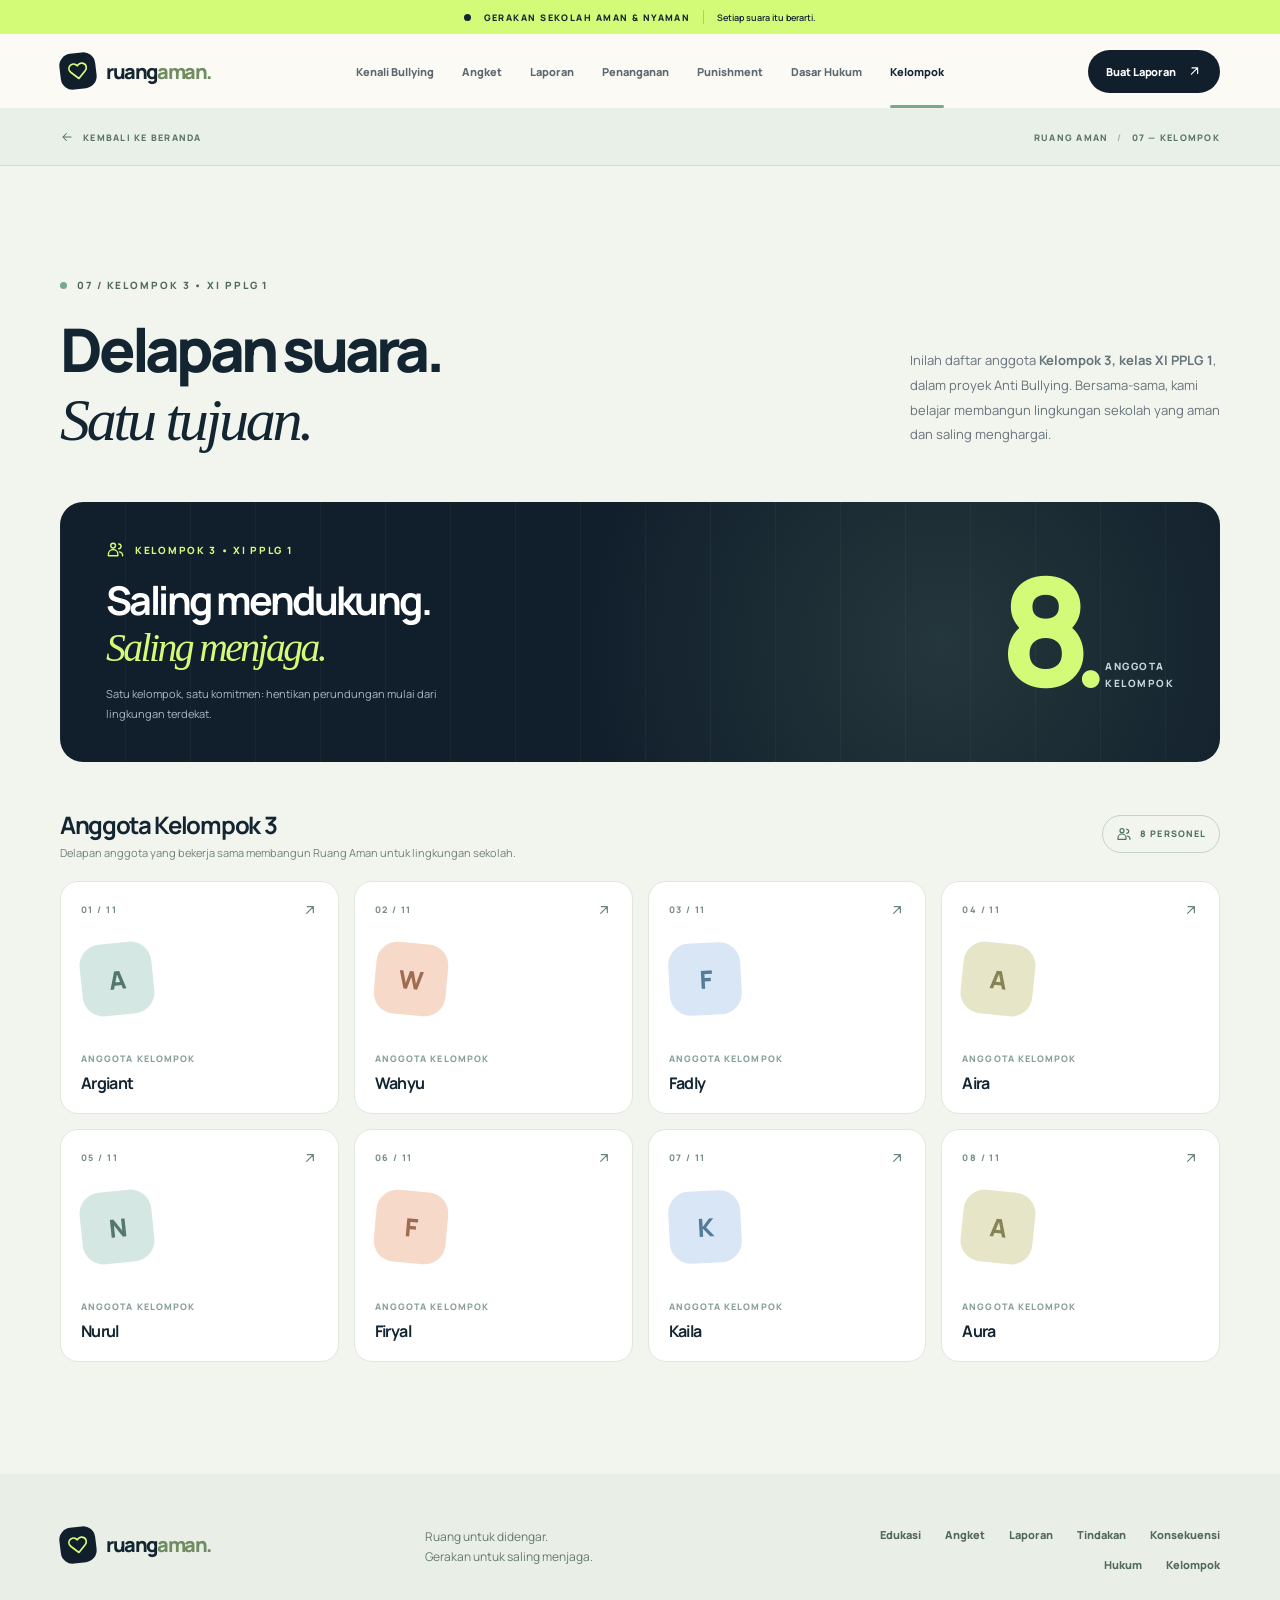
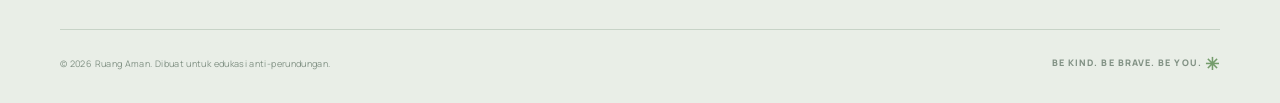
<file: kelompok.html>
<!DOCTYPE html>
<html lang="id">
<head>
  <meta charset="UTF-8" />
  <meta name="viewport" content="width=device-width, initial-scale=1.0" />
  <meta name="theme-color" content="#101c29" />
  <meta name="description" content="Ruang Aman adalah portal edukasi anti-bullying untuk mengenali perundungan, mengisi angket, membuat laporan, dan memahami penanganan serta dasar hukumnya." />
  <title>Kelompok Kami — Ruang Aman</title>
  <link rel="preconnect" href="https://fonts.googleapis.com" />
  <link rel="preconnect" href="https://fonts.gstatic.com" crossorigin />
  <link href="https://fonts.googleapis.com/css2?family=DM+Sans:wght@400;500;600;700;800&family=Manrope:wght@400;500;600;700;800&display=swap" rel="stylesheet" />
  <link rel="stylesheet" href="styles.css" />
</head>

<body data-page="kelompok">

  <svg class="svg-icons" xmlns="http://www.w3.org/2000/svg" aria-hidden="true">
    <symbol id="i-arrow" viewBox="0 0 24 24"><path d="M5 12h14m-6-6 6 6-6 6"/></symbol>
    <symbol id="i-arrow-up" viewBox="0 0 24 24"><path d="M7 17 17 7M8 7h9v9"/></symbol>
    <symbol id="i-heart" viewBox="0 0 24 24"><path d="M20.8 4.6a5.5 5.5 0 0 0-7.8 0L12 5.7l-1.1-1.1a5.5 5.5 0 0 0-7.8 7.8L12 21l8.8-8.6a5.5 5.5 0 0 0 0-7.8Z"/></symbol>
    <symbol id="i-shield" viewBox="0 0 24 24"><path d="m12 22 0 0c-6.2-2.4-9-6.8-9-12V5l9-3 9 3v5c0 5.2-2.8 9.6-9 12Z"/><path d="m8 12 2.8 2.8L16.5 9"/></symbol>
    <symbol id="i-message" viewBox="0 0 24 24"><path d="M20 11.5a8.5 8.5 0 0 1-8.5 8.5 9 9 0 0 1-3.7-.8L3 21l1.8-4.8A8.5 8.5 0 1 1 20 11.5Z"/></symbol>
    <symbol id="i-clipboard" viewBox="0 0 24 24"><rect x="4" y="5" width="16" height="17" rx="2"/><rect x="9" y="2" width="6" height="5" rx="1"/><path d="M8 12h8m-8 4h6"/></symbol>
    <symbol id="i-paper" viewBox="0 0 24 24"><path d="M14 2H6a2 2 0 0 0-2 2v16a2 2 0 0 0 2 2h12a2 2 0 0 0 2-2V8Z"/><path d="M14 2v6h6M8 13h8m-8 4h8"/></symbol>
    <symbol id="i-pen" viewBox="0 0 24 24"><path d="m4 20 4.4-.9L20 7.5 16.5 4 4.9 15.6 4 20Z"/><path d="m14.5 6 3.5 3.5M4 22h16"/></symbol>
    <symbol id="i-scale" viewBox="0 0 24 24"><path d="M12 3v18M5 6h14M7 6l-4 8h8L7 6Zm10 0-4 8h8l-4-8ZM8 21h8"/></symbol>
    <symbol id="i-users" viewBox="0 0 24 24"><circle cx="9" cy="7" r="3"/><path d="M3 20v-2a6 6 0 0 1 12 0v2H3Zm13-15a3 3 0 0 1 0 6m1 4a5 5 0 0 1 4 5"/></symbol>
    <symbol id="i-phone" viewBox="0 0 24 24"><rect x="6" y="2" width="12" height="20" rx="2"/><path d="M11 18h2"/></symbol>
    <symbol id="i-eye" viewBox="0 0 24 24"><path d="M2 12s4-6 10-6 10 6 10 6-4 6-10 6S2 12 2 12Z"/><circle cx="12" cy="12" r="2.5"/></symbol>
    <symbol id="i-hand" viewBox="0 0 24 24"><path d="M9 12V5a2 2 0 0 1 4 0v5-7a2 2 0 0 1 4 0v8-4a2 2 0 0 1 4 0v7c0 5-3.3 8-8 8h-1a8 8 0 0 1-6.5-3.3L2 13.5a2.2 2.2 0 0 1 3.5-2.7L9 15"/></symbol>
    <symbol id="i-check" viewBox="0 0 24 24"><path d="m5 12 4.5 4.5L19 7"/></symbol>
    <symbol id="i-lock" viewBox="0 0 24 24"><rect x="4" y="11" width="16" height="11" rx="2"/><path d="M8 11V7a4 4 0 0 1 8 0v4"/></symbol>
    <symbol id="i-download" viewBox="0 0 24 24"><path d="M12 3v12m-5-5 5 5 5-5M4 17v3h16v-3"/></symbol>
    <symbol id="i-print" viewBox="0 0 24 24"><path d="M6 9V3h12v6M6 18H4a2 2 0 0 1-2-2v-5a2 2 0 0 1 2-2h16a2 2 0 0 1-2 2h-2"/><path d="M6 15h12v7H6zM18 12h.01"/></symbol>
    <symbol id="i-copy" viewBox="0 0 24 24"><rect x="8" y="8" width="13" height="13" rx="2"/><path d="M16 8V5a2 2 0 0 0-2-2H5a2 2 0 0 0-2 2v9a2 2 0 0 0 2 2h3"/></symbol>
    <symbol id="i-close" viewBox="0 0 24 24"><path d="M5 5 19 19M19 5 5 19"/></symbol>
    <symbol id="i-menu" viewBox="0 0 24 24"><path d="M4 7h16M4 12h16M4 17h16"/></symbol>
    <symbol id="i-alert" viewBox="0 0 24 24"><path d="m12 3 10 18H2L12 3Z"/><path d="M12 9v5m0 3h.01"/></symbol>
    <symbol id="i-chevron" viewBox="0 0 24 24"><path d="m6 9 6 6 6-6"/></symbol>
    <symbol id="i-school" viewBox="0 0 24 24"><path d="m3 10 9-7 9 7v11H3V10Zm0 0h18M9 21v-8h6v8M6 13h.01M18 13h.01"/></symbol>
    <symbol id="i-book" viewBox="0 0 24 24"><path d="M12 6a8 8 0 0 0-9-2v15a8 8 0 0 1 9 2 8 8 0 0 1 9-2V4a8 8 0 0 0-9 2Zm0 0v15"/></symbol>
  </svg>

  <div class="announcement">
    <span class="announcement-dot"></span>
    <span>GERAKAN SEKOLAH AMAN & NYAMAN</span>
    <span class="announcement-separator"></span>
    <span class="announcement-muted">Setiap suara itu berarti.</span>
  </div>

  <header class="site-header" id="top">
    <div class="container nav-wrap">

      <a href="index.html" class="brand" aria-label="Ruang Aman, ke beranda">
        <span class="brand-mark">
          <svg class="icon"><use href="#i-heart" /></svg>
        </span>
        <span>ruang<span class="brand-accent">aman.</span></span>
      </a>

      <nav class="desktop-nav" aria-label="Navigasi utama">
        <a href="edukasi.html">Kenali Bullying</a>
        <a href="angket.html">Angket</a>
        <a href="laporan.html">Laporan</a>
        <a href="tindakan.html">Penanganan</a>
        <a href="punishment.html">Punishment</a>
        <a href="hukum.html">Dasar Hukum</a>
        <a href="kelompok.html" class="current">Kelompok</a>
      </nav>

      <div class="nav-actions">
        <a class="button button-dark button-sm" href="laporan.html">
          Buat Laporan
          <svg class="icon"><use href="#i-arrow-up" /></svg>
        </a>

        <button
          class="menu-toggle"
          id="menu-toggle"
          aria-label="Buka menu"
          aria-expanded="false"
        >
          <svg class="icon"><use href="#i-menu" /></svg>
        </button>
      </div>

    </div>

    <nav class="mobile-menu" id="mobile-menu" aria-label="Menu seluler">
      <a href="edukasi.html">Kenali Bullying</a>
      <a href="angket.html">Angket</a>
      <a href="laporan.html">Laporan</a>
      <a href="tindakan.html">Penanganan</a>
      <a href="punishment.html">Punishment</a>
      <a href="hukum.html">Dasar Hukum</a>
      <a href="kelompok.html">Kelompok</a>
    </nav>
  </header>

  <main>

    <div class="subpage-strip">
      <div class="container">
        <a href="index.html">
          <svg class="icon"><use href="#i-arrow" /></svg>
          KEMBALI KE BERANDA
        </a>
        <span>RUANG AMAN <b>/</b> 07 — KELOMPOK</span>
      </div>
    </div>

    <section class="section group-section" id="kelompok">
      <div class="container">

        <div class="section-heading reveal">

          <div>
            <span class="section-kicker">
              <span class="kicker-circle"></span>
              07 / KELOMPOK 3 • XI PPLG 1
            </span>

            <h2>
              Delapan suara.<br/>
              <em>Satu tujuan.</em>
            </h2>
          </div>

          <p>
            Inilah daftar anggota
            <strong>Kelompok 3, kelas XI PPLG 1</strong>,
            dalam proyek Anti Bullying.
            Bersama-sama, kami belajar membangun lingkungan
            sekolah yang aman dan saling menghargai.
          </p>

        </div>

        <div class="group-banner reveal">

          <div class="group-banner-copy">

            <span class="group-banner-label">
              <svg class="icon"><use href="#i-users" /></svg>
              KELOMPOK 3 • XI PPLG 1
            </span>

            <h3>
              Saling mendukung.<br/>
              <em>Saling menjaga.</em>
            </h3>

            <p>
              Satu kelompok, satu komitmen:
              hentikan perundungan mulai dari
              lingkungan terdekat.
            </p>

          </div>

          <div class="group-count">
            <strong>8<span>.</span></strong>
            <small>ANGGOTA<br/>KELOMPOK</small>
          </div>

        </div>

        <div class="group-title-row">

          <div>
            <h3>Anggota Kelompok 3</h3>
            <p>
              Delapan anggota yang bekerja sama
              membangun Ruang Aman untuk lingkungan sekolah.
            </p>
          </div>

          <span class="group-chip">
            <svg class="icon"><use href="#i-users" /></svg>
            8 PERSONEL
          </span>

        </div>

        <div
          class="member-grid"
          id="member-grid"
          aria-label="Daftar 8 anggota kelompok"
        ></div>

      </div>
    </section>

  </main>

  <footer class="footer">

    <div class="container footer-top">

      <a href="index.html" class="brand footer-brand">
        <span class="brand-mark">
          <svg class="icon"><use href="#i-heart" /></svg>
        </span>
        <span>ruang<span class="brand-accent">aman.</span></span>
      </a>

      <span>
        Ruang untuk didengar.<br/>
        Gerakan untuk saling menjaga.
      </span>

      <div class="footer-links">
        <a href="edukasi.html">Edukasi</a>
        <a href="angket.html">Angket</a>
        <a href="laporan.html">Laporan</a>
        <a href="tindakan.html">Tindakan</a>
        <a href="punishment.html">Konsekuensi</a>
        <a href="hukum.html">Hukum</a>
        <a href="kelompok.html">Kelompok</a>
      </div>

    </div>

    <div class="container footer-bottom">
      <span>
        © 2026 Ruang Aman.
        Dibuat untuk edukasi anti-perundungan.
      </span>

      <span>
        BE KIND. BE BRAVE. BE YOU.
        <span class="footer-star">✳</span>
      </span>
    </div>

  </footer>

  <nav class="bottom-dock" aria-label="Navigasi cepat">

    <a href="index.html" aria-label="Beranda">
      <svg class="icon"><use href="#i-heart" /></svg>
      <span>Beranda</span>
    </a>

    <a href="angket.html" aria-label="Angket">
      <svg class="icon"><use href="#i-clipboard" /></svg>
      <span>Angket</span>
    </a>

    <a href="laporan.html" aria-label="Halaman laporan">
      <svg class="icon"><use href="#i-message" /></svg>
      <span>Lapor</span>
    </a>

    <a href="hukum.html" aria-label="Hukum">
      <svg class="icon"><use href="#i-scale" /></svg>
      <span>Hukum</span>
    </a>

    <a href="kelompok.html" class="active" aria-label="Kelompok">
      <svg class="icon"><use href="#i-users" /></svg>
      <span>Kelompok</span>
    </a>

  </nav>

  <div class="modal-overlay" id="modal-overlay" aria-hidden="true">

    <div
      class="modal-dialog"
      role="dialog"
      aria-modal="true"
      aria-labelledby="modal-title"
    >

      <div class="modal-header">

        <a href="index.html" class="brand modal-brand">
          <span class="brand-mark">
            <svg class="icon"><use href="#i-heart" /></svg>
          </span>
          <span>ruang<span class="brand-accent">aman.</span></span>
        </a>

        <button
          class="modal-close"
          id="modal-close"
          aria-label="Tutup formulir"
        >
          <svg class="icon"><use href="#i-close" /></svg>
        </button>

      </div>

      <div class="modal-content" id="modal-content"></div>

    </div>

  </div>

  <div class="toast" id="toast" role="status" aria-live="polite"></div>

  <script src="members.js"></script>
  <script src="app.js"></script>

</body>
</html>
</file>
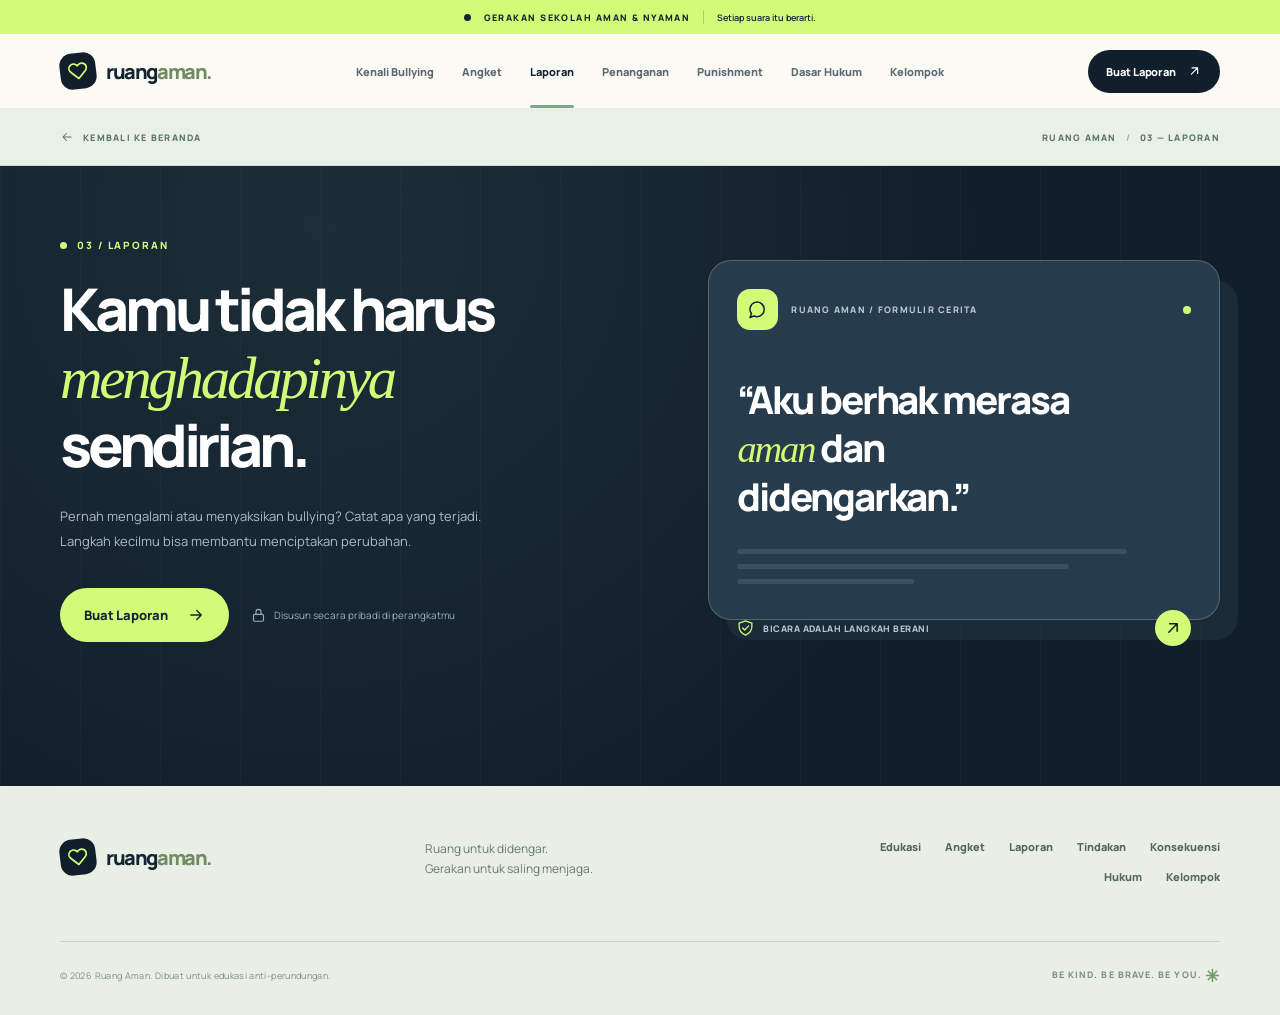
<file: laporan.html>
<!DOCTYPE html>
<html lang="id">
<head>
  <meta charset="UTF-8" />
  <meta name="viewport" content="width=device-width, initial-scale=1.0" />
  <meta name="theme-color" content="#101c29" />
  <meta name="description" content="Ruang Aman adalah portal edukasi anti-bullying untuk mengenali perundungan, mengisi angket, membuat laporan, dan memahami penanganan serta dasar hukumnya." />
  <title>Buat Laporan — Ruang Aman</title>
  <link rel="preconnect" href="https://fonts.googleapis.com" />
  <link rel="preconnect" href="https://fonts.gstatic.com" crossorigin />
  <link href="https://fonts.googleapis.com/css2?family=DM+Sans:wght@400;500;600;700;800&family=Manrope:wght@400;500;600;700;800&display=swap" rel="stylesheet" />
  <link rel="stylesheet" href="styles.css" />
</head>
<body data-page="laporan">
  <svg class="svg-icons" xmlns="http://www.w3.org/2000/svg" aria-hidden="true">
    <symbol id="i-arrow" viewBox="0 0 24 24"><path d="M5 12h14m-6-6 6 6-6 6"/></symbol>
    <symbol id="i-arrow-up" viewBox="0 0 24 24"><path d="M7 17 17 7M8 7h9v9"/></symbol>
    <symbol id="i-heart" viewBox="0 0 24 24"><path d="M20.8 4.6a5.5 5.5 0 0 0-7.8 0L12 5.7l-1.1-1.1a5.5 5.5 0 0 0-7.8 7.8L12 21l8.8-8.6a5.5 5.5 0 0 0 0-7.8Z"/></symbol>
    <symbol id="i-shield" viewBox="0 0 24 24"><path d="m12 22 0 0c-6.2-2.4-9-6.8-9-12V5l9-3 9 3v5c0 5.2-2.8 9.6-9 12Z"/><path d="m8 12 2.8 2.8L16.5 9"/></symbol>
    <symbol id="i-message" viewBox="0 0 24 24"><path d="M20 11.5a8.5 8.5 0 0 1-8.5 8.5 9 9 0 0 1-3.7-.8L3 21l1.8-4.8A8.5 8.5 0 1 1 20 11.5Z"/></symbol>
    <symbol id="i-clipboard" viewBox="0 0 24 24"><rect x="4" y="5" width="16" height="17" rx="2"/><rect x="9" y="2" width="6" height="5" rx="1"/><path d="M8 12h8m-8 4h6"/></symbol>
    <symbol id="i-paper" viewBox="0 0 24 24"><path d="M14 2H6a2 2 0 0 0-2 2v16a2 2 0 0 0 2 2h12a2 2 0 0 0 2-2V8Z"/><path d="M14 2v6h6M8 13h8m-8 4h8"/></symbol>
    <symbol id="i-pen" viewBox="0 0 24 24"><path d="m4 20 4.4-.9L20 7.5 16.5 4 4.9 15.6 4 20Z"/><path d="m14.5 6 3.5 3.5M4 22h16"/></symbol>
    <symbol id="i-scale" viewBox="0 0 24 24"><path d="M12 3v18M5 6h14M7 6l-4 8h8L7 6Zm10 0-4 8h8l-4-8ZM8 21h8"/></symbol>
    <symbol id="i-users" viewBox="0 0 24 24"><circle cx="9" cy="7" r="3"/><path d="M3 20v-2a6 6 0 0 1 12 0v2H3Zm13-15a3 3 0 0 1 0 6m1 4a5 5 0 0 1 4 5"/></symbol>
    <symbol id="i-phone" viewBox="0 0 24 24"><rect x="6" y="2" width="12" height="20" rx="2"/><path d="M11 18h2"/></symbol>
    <symbol id="i-eye" viewBox="0 0 24 24"><path d="M2 12s4-6 10-6 10 6 10 6-4 6-10 6S2 12 2 12Z"/><circle cx="12" cy="12" r="2.5"/></symbol>
    <symbol id="i-hand" viewBox="0 0 24 24"><path d="M9 12V5a2 2 0 0 1 4 0v5-7a2 2 0 0 1 4 0v8-4a2 2 0 0 1 4 0v7c0 5-3.3 8-8 8h-1a8 8 0 0 1-6.5-3.3L2 13.5a2.2 2.2 0 0 1 3.5-2.7L9 15"/></symbol>
    <symbol id="i-check" viewBox="0 0 24 24"><path d="m5 12 4.5 4.5L19 7"/></symbol>
    <symbol id="i-lock" viewBox="0 0 24 24"><rect x="4" y="11" width="16" height="11" rx="2"/><path d="M8 11V7a4 4 0 0 1 8 0v4"/></symbol>
    <symbol id="i-download" viewBox="0 0 24 24"><path d="M12 3v12m-5-5 5 5 5-5M4 17v3h16v-3"/></symbol>
    <symbol id="i-print" viewBox="0 0 24 24"><path d="M6 9V3h12v6M6 18H4a2 2 0 0 1-2-2v-5a2 2 0 0 1 2-2h16a2 2 0 0 1 2 2v5a2 2 0 0 1-2 2h-2"/><path d="M6 15h12v7H6zM18 12h.01"/></symbol>
    <symbol id="i-copy" viewBox="0 0 24 24"><rect x="8" y="8" width="13" height="13" rx="2"/><path d="M16 8V5a2 2 0 0 0-2-2H5a2 2 0 0 0-2 2v9a2 2 0 0 0 2 2h3"/></symbol>
    <symbol id="i-close" viewBox="0 0 24 24"><path d="M5 5 19 19M19 5 5 19"/></symbol>
    <symbol id="i-menu" viewBox="0 0 24 24"><path d="M4 7h16M4 12h16M4 17h16"/></symbol>
    <symbol id="i-alert" viewBox="0 0 24 24"><path d="m12 3 10 18H2L12 3Z"/><path d="M12 9v5m0 3h.01"/></symbol>
    <symbol id="i-chevron" viewBox="0 0 24 24"><path d="m6 9 6 6 6-6"/></symbol>
    <symbol id="i-school" viewBox="0 0 24 24"><path d="m3 10 9-7 9 7v11H3V10Zm0 0h18M9 21v-8h6v8M6 13h.01M18 13h.01"/></symbol>
    <symbol id="i-book" viewBox="0 0 24 24"><path d="M12 6a8 8 0 0 0-9-2v15a8 8 0 0 1 9 2 8 8 0 0 1 9-2V4a8 8 0 0 0-9 2Zm0 0v15"/></symbol>
  </svg>

  <div class="announcement"><span class="announcement-dot"></span><span>GERAKAN SEKOLAH AMAN & NYAMAN</span><span class="announcement-separator"></span><span class="announcement-muted">Setiap suara itu berarti.</span></div>

  <header class="site-header" id="top">
    <div class="container nav-wrap">
      <a href="index.html" class="brand" aria-label="Ruang Aman, ke beranda"><span class="brand-mark"><svg class="icon"><use href="#i-heart" /></svg></span><span>ruang<span class="brand-accent">aman.</span></span></a>
      <nav class="desktop-nav" aria-label="Navigasi utama">
        <a href="edukasi.html">Kenali Bullying</a><a href="angket.html">Angket</a><a href="laporan.html">Laporan</a><a href="tindakan.html">Penanganan</a><a href="punishment.html">Punishment</a><a href="hukum.html">Dasar Hukum</a><a href="kelompok.html">Kelompok</a>
      </nav>
      <div class="nav-actions"><a class="button button-dark button-sm" href="laporan.html">Buat Laporan <svg class="icon"><use href="#i-arrow-up" /></svg></a><button class="menu-toggle" id="menu-toggle" aria-label="Buka menu" aria-expanded="false"><svg class="icon"><use href="#i-menu" /></svg></button></div>
    </div>
    <nav class="mobile-menu" id="mobile-menu" aria-label="Menu seluler"><a href="edukasi.html">Kenali Bullying</a><a href="angket.html">Angket</a><a href="laporan.html">Laporan</a><a href="tindakan.html">Penanganan</a><a href="punishment.html">Punishment</a><a href="hukum.html">Dasar Hukum</a><a href="kelompok.html">Kelompok</a></nav>
  </header>

  <main><div class="subpage-strip"><div class="container"><a href="index.html"><svg class="icon"><use href="#i-arrow" /></svg> KEMBALI KE BERANDA</a><span>RUANG AMAN <b>/</b> 03 — LAPORAN</span></div></div><section class="report-section" id="laporan"><div class="container report-grid">
      <div class="report-content reveal"><span class="section-kicker light"><span class="kicker-circle"></span> 03 / LAPORAN</span><h2>Kamu tidak harus<br/><em>menghadapinya</em><br/>sendirian.</h2><p>Pernah mengalami atau menyaksikan bullying? Catat apa yang terjadi. Langkah kecilmu bisa membantu menciptakan perubahan.</p><div class="report-actions"><button class="button button-lime" data-open="report">Buat Laporan <svg class="icon"><use href="#i-arrow" /></svg></button><span><svg class="icon"><use href="#i-lock" /></svg> Disusun secara pribadi di perangkatmu</span></div></div>
      <div class="report-display reveal"><div class="report-display-top"><div class="report-logo"><svg class="icon"><use href="#i-message" /></svg></div><span>RUANG AMAN / FORMULIR CERITA</span><span class="display-dot"></span></div><div class="report-quote">“Aku berhak merasa <span>aman</span> dan didengarkan.”</div><div class="report-lines"><span></span><span></span><span></span></div><div class="report-bottom"><div class="report-badge"><svg class="icon"><use href="#i-shield" /></svg> BICARA ADALAH LANGKAH BERANI</div><div class="report-arrow"><svg class="icon"><use href="#i-arrow-up" /></svg></div></div></div>
    </div></section></main>

  <footer class="footer"><div class="container footer-top"><a href="index.html" class="brand footer-brand"><span class="brand-mark"><svg class="icon"><use href="#i-heart" /></svg></span><span>ruang<span class="brand-accent">aman.</span></span></a><span>Ruang untuk didengar.<br/>Gerakan untuk saling menjaga.</span><div class="footer-links"><a href="edukasi.html">Edukasi</a><a href="angket.html">Angket</a><a href="laporan.html">Laporan</a><a href="tindakan.html">Tindakan</a><a href="punishment.html">Konsekuensi</a><a href="hukum.html">Hukum</a><a href="kelompok.html">Kelompok</a></div></div><div class="container footer-bottom"><span>© 2026 Ruang Aman. Dibuat untuk edukasi anti-perundungan.</span><span>BE KIND. BE BRAVE. BE YOU. <span class="footer-star">✳</span></span></div></footer>

  <nav class="bottom-dock" aria-label="Navigasi cepat"><a href="index.html" class="active" aria-label="Beranda"><svg class="icon"><use href="#i-heart" /></svg><span>Beranda</span></a><a href="angket.html" aria-label="Angket"><svg class="icon"><use href="#i-clipboard" /></svg><span>Angket</span></a><a href="laporan.html" aria-label="Halaman laporan"><svg class="icon"><use href="#i-message" /></svg><span>Lapor</span></a><a href="hukum.html" aria-label="Hukum"><svg class="icon"><use href="#i-scale" /></svg><span>Hukum</span></a><a href="kelompok.html" aria-label="Kelompok"><svg class="icon"><use href="#i-users" /></svg><span>Kelompok</span></a></nav>

  <div class="modal-overlay" id="modal-overlay" aria-hidden="true"><div class="modal-dialog" role="dialog" aria-modal="true" aria-labelledby="modal-title"><div class="modal-header"><a href="index.html" class="brand modal-brand"><span class="brand-mark"><svg class="icon"><use href="#i-heart" /></svg></span><span>ruang<span class="brand-accent">aman.</span></span></a><button class="modal-close" id="modal-close" aria-label="Tutup formulir"><svg class="icon"><use href="#i-close" /></svg></button></div><div class="modal-content" id="modal-content"></div></div></div>
  <div class="toast" id="toast" role="status" aria-live="polite"></div>

    <script src="members.js"></script>
  <script src="app.js"></script>
</body>
</html>
</file>
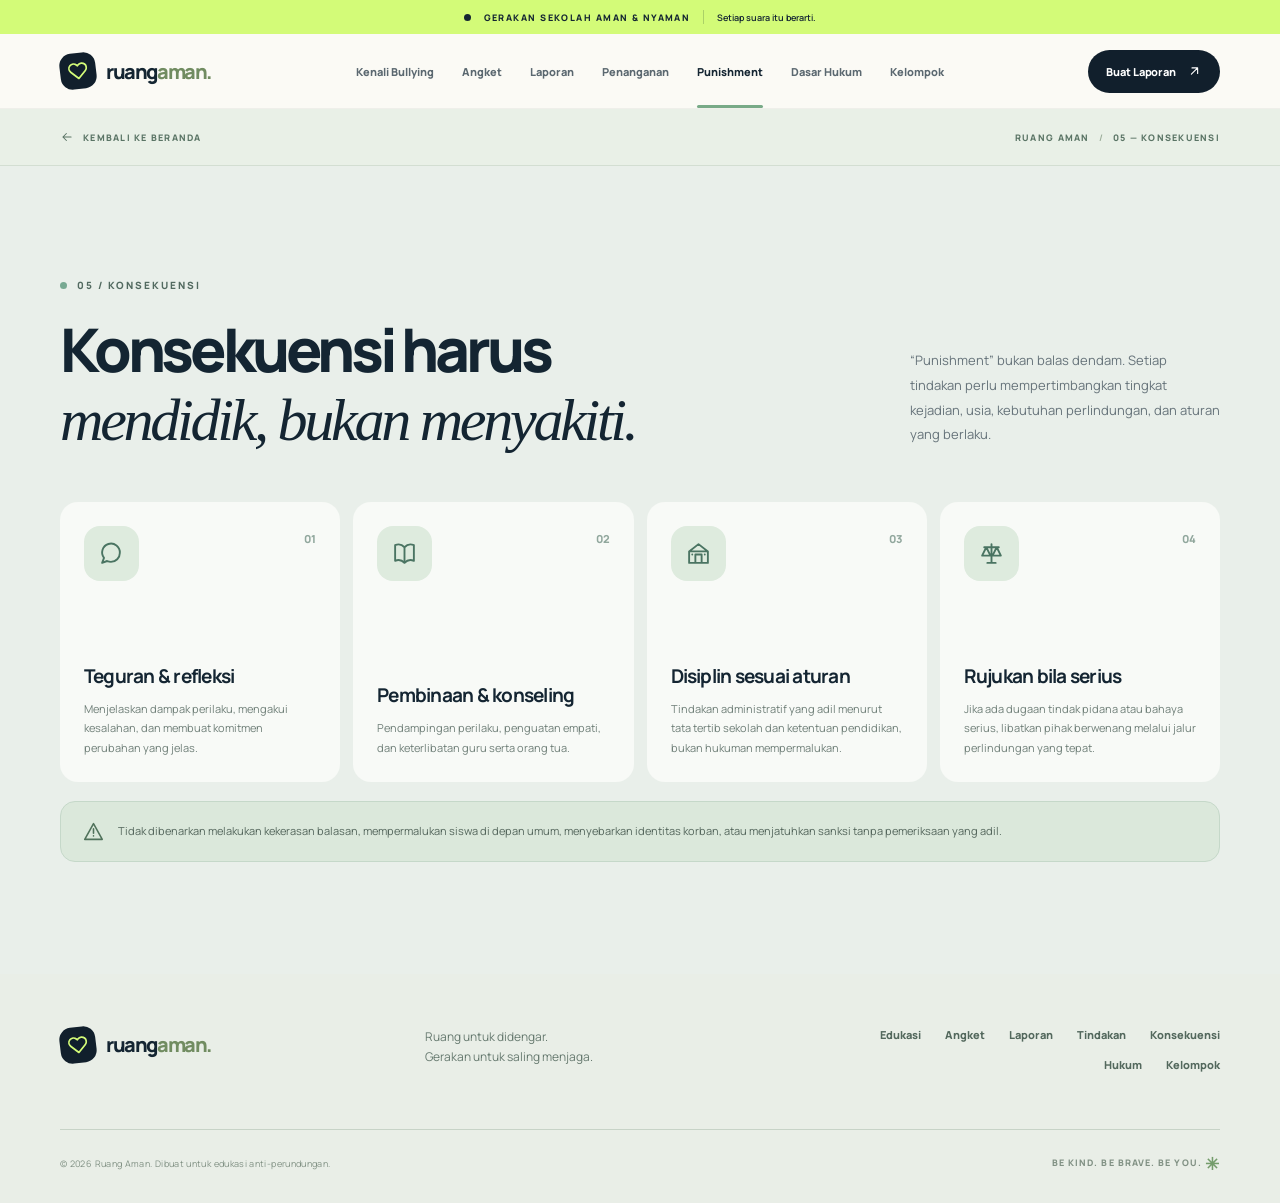
<file: punishment.html>
<!DOCTYPE html>
<html lang="id">
<head>
  <meta charset="UTF-8" />
  <meta name="viewport" content="width=device-width, initial-scale=1.0" />
  <meta name="theme-color" content="#101c29" />
  <meta name="description" content="Ruang Aman adalah portal edukasi anti-bullying untuk mengenali perundungan, mengisi angket, membuat laporan, dan memahami penanganan serta dasar hukumnya." />
  <title>Punishment & Konsekuensi — Ruang Aman</title>
  <link rel="preconnect" href="https://fonts.googleapis.com" />
  <link rel="preconnect" href="https://fonts.gstatic.com" crossorigin />
  <link href="https://fonts.googleapis.com/css2?family=DM+Sans:wght@400;500;600;700;800&family=Manrope:wght@400;500;600;700;800&display=swap" rel="stylesheet" />
  <link rel="stylesheet" href="styles.css" />
</head>
<body data-page="punishment">
  <svg class="svg-icons" xmlns="http://www.w3.org/2000/svg" aria-hidden="true">
    <symbol id="i-arrow" viewBox="0 0 24 24"><path d="M5 12h14m-6-6 6 6-6 6"/></symbol>
    <symbol id="i-arrow-up" viewBox="0 0 24 24"><path d="M7 17 17 7M8 7h9v9"/></symbol>
    <symbol id="i-heart" viewBox="0 0 24 24"><path d="M20.8 4.6a5.5 5.5 0 0 0-7.8 0L12 5.7l-1.1-1.1a5.5 5.5 0 0 0-7.8 7.8L12 21l8.8-8.6a5.5 5.5 0 0 0 0-7.8Z"/></symbol>
    <symbol id="i-shield" viewBox="0 0 24 24"><path d="m12 22 0 0c-6.2-2.4-9-6.8-9-12V5l9-3 9 3v5c0 5.2-2.8 9.6-9 12Z"/><path d="m8 12 2.8 2.8L16.5 9"/></symbol>
    <symbol id="i-message" viewBox="0 0 24 24"><path d="M20 11.5a8.5 8.5 0 0 1-8.5 8.5 9 9 0 0 1-3.7-.8L3 21l1.8-4.8A8.5 8.5 0 1 1 20 11.5Z"/></symbol>
    <symbol id="i-clipboard" viewBox="0 0 24 24"><rect x="4" y="5" width="16" height="17" rx="2"/><rect x="9" y="2" width="6" height="5" rx="1"/><path d="M8 12h8m-8 4h6"/></symbol>
    <symbol id="i-paper" viewBox="0 0 24 24"><path d="M14 2H6a2 2 0 0 0-2 2v16a2 2 0 0 0 2 2h12a2 2 0 0 0 2-2V8Z"/><path d="M14 2v6h6M8 13h8m-8 4h8"/></symbol>
    <symbol id="i-pen" viewBox="0 0 24 24"><path d="m4 20 4.4-.9L20 7.5 16.5 4 4.9 15.6 4 20Z"/><path d="m14.5 6 3.5 3.5M4 22h16"/></symbol>
    <symbol id="i-scale" viewBox="0 0 24 24"><path d="M12 3v18M5 6h14M7 6l-4 8h8L7 6Zm10 0-4 8h8l-4-8ZM8 21h8"/></symbol>
    <symbol id="i-users" viewBox="0 0 24 24"><circle cx="9" cy="7" r="3"/><path d="M3 20v-2a6 6 0 0 1 12 0v2H3Zm13-15a3 3 0 0 1 0 6m1 4a5 5 0 0 1 4 5"/></symbol>
    <symbol id="i-phone" viewBox="0 0 24 24"><rect x="6" y="2" width="12" height="20" rx="2"/><path d="M11 18h2"/></symbol>
    <symbol id="i-eye" viewBox="0 0 24 24"><path d="M2 12s4-6 10-6 10 6 10 6-4 6-10 6S2 12 2 12Z"/><circle cx="12" cy="12" r="2.5"/></symbol>
    <symbol id="i-hand" viewBox="0 0 24 24"><path d="M9 12V5a2 2 0 0 1 4 0v5-7a2 2 0 0 1 4 0v8-4a2 2 0 0 1 4 0v7c0 5-3.3 8-8 8h-1a8 8 0 0 1-6.5-3.3L2 13.5a2.2 2.2 0 0 1 3.5-2.7L9 15"/></symbol>
    <symbol id="i-check" viewBox="0 0 24 24"><path d="m5 12 4.5 4.5L19 7"/></symbol>
    <symbol id="i-lock" viewBox="0 0 24 24"><rect x="4" y="11" width="16" height="11" rx="2"/><path d="M8 11V7a4 4 0 0 1 8 0v4"/></symbol>
    <symbol id="i-download" viewBox="0 0 24 24"><path d="M12 3v12m-5-5 5 5 5-5M4 17v3h16v-3"/></symbol>
    <symbol id="i-print" viewBox="0 0 24 24"><path d="M6 9V3h12v6M6 18H4a2 2 0 0 1-2-2v-5a2 2 0 0 1 2-2h16a2 2 0 0 1 2 2v5a2 2 0 0 1-2 2h-2"/><path d="M6 15h12v7H6zM18 12h.01"/></symbol>
    <symbol id="i-copy" viewBox="0 0 24 24"><rect x="8" y="8" width="13" height="13" rx="2"/><path d="M16 8V5a2 2 0 0 0-2-2H5a2 2 0 0 0-2 2v9a2 2 0 0 0 2 2h3"/></symbol>
    <symbol id="i-close" viewBox="0 0 24 24"><path d="M5 5 19 19M19 5 5 19"/></symbol>
    <symbol id="i-menu" viewBox="0 0 24 24"><path d="M4 7h16M4 12h16M4 17h16"/></symbol>
    <symbol id="i-alert" viewBox="0 0 24 24"><path d="m12 3 10 18H2L12 3Z"/><path d="M12 9v5m0 3h.01"/></symbol>
    <symbol id="i-chevron" viewBox="0 0 24 24"><path d="m6 9 6 6 6-6"/></symbol>
    <symbol id="i-school" viewBox="0 0 24 24"><path d="m3 10 9-7 9 7v11H3V10Zm0 0h18M9 21v-8h6v8M6 13h.01M18 13h.01"/></symbol>
    <symbol id="i-book" viewBox="0 0 24 24"><path d="M12 6a8 8 0 0 0-9-2v15a8 8 0 0 1 9 2 8 8 0 0 1 9-2V4a8 8 0 0 0-9 2Zm0 0v15"/></symbol>
  </svg>

  <div class="announcement"><span class="announcement-dot"></span><span>GERAKAN SEKOLAH AMAN & NYAMAN</span><span class="announcement-separator"></span><span class="announcement-muted">Setiap suara itu berarti.</span></div>

  <header class="site-header" id="top">
    <div class="container nav-wrap">
      <a href="index.html" class="brand" aria-label="Ruang Aman, ke beranda"><span class="brand-mark"><svg class="icon"><use href="#i-heart" /></svg></span><span>ruang<span class="brand-accent">aman.</span></span></a>
      <nav class="desktop-nav" aria-label="Navigasi utama">
        <a href="edukasi.html">Kenali Bullying</a><a href="angket.html">Angket</a><a href="laporan.html">Laporan</a><a href="tindakan.html">Penanganan</a><a href="punishment.html">Punishment</a><a href="hukum.html">Dasar Hukum</a><a href="kelompok.html">Kelompok</a>
      </nav>
      <div class="nav-actions"><a class="button button-dark button-sm" href="laporan.html">Buat Laporan <svg class="icon"><use href="#i-arrow-up" /></svg></a><button class="menu-toggle" id="menu-toggle" aria-label="Buka menu" aria-expanded="false"><svg class="icon"><use href="#i-menu" /></svg></button></div>
    </div>
    <nav class="mobile-menu" id="mobile-menu" aria-label="Menu seluler"><a href="edukasi.html">Kenali Bullying</a><a href="angket.html">Angket</a><a href="laporan.html">Laporan</a><a href="tindakan.html">Penanganan</a><a href="punishment.html">Punishment</a><a href="hukum.html">Dasar Hukum</a><a href="kelompok.html">Kelompok</a></nav>
  </header>

  <main><div class="subpage-strip"><div class="container"><a href="index.html"><svg class="icon"><use href="#i-arrow" /></svg> KEMBALI KE BERANDA</a><span>RUANG AMAN <b>/</b> 05 — KONSEKUENSI</span></div></div><section class="section consequence-section" id="punishment"><div class="container"><div class="section-heading reveal"><div><span class="section-kicker"><span class="kicker-circle"></span> 05 / KONSEKUENSI</span><h2>Konsekuensi harus<br/><em>mendidik, bukan menyakiti.</em></h2></div><p>“Punishment” bukan balas dendam. Setiap tindakan perlu mempertimbangkan tingkat kejadian, usia, kebutuhan perlindungan, dan aturan yang berlaku.</p></div>
      <div class="consequence-grid"><article class="consequence-card reveal"><span class="consequence-icon"><svg class="icon"><use href="#i-message" /></svg></span><span class="consequence-no">01</span><h3>Teguran & refleksi</h3><p>Menjelaskan dampak perilaku, mengakui kesalahan, dan membuat komitmen perubahan yang jelas.</p></article><article class="consequence-card reveal"><span class="consequence-icon"><svg class="icon"><use href="#i-book" /></svg></span><span class="consequence-no">02</span><h3>Pembinaan & konseling</h3><p>Pendampingan perilaku, penguatan empati, dan keterlibatan guru serta orang tua.</p></article><article class="consequence-card reveal"><span class="consequence-icon"><svg class="icon"><use href="#i-school" /></svg></span><span class="consequence-no">03</span><h3>Disiplin sesuai aturan</h3><p>Tindakan administratif yang adil menurut tata tertib sekolah dan ketentuan pendidikan, bukan hukuman mempermalukan.</p></article><article class="consequence-card reveal"><span class="consequence-icon"><svg class="icon"><use href="#i-scale" /></svg></span><span class="consequence-no">04</span><h3>Rujukan bila serius</h3><p>Jika ada dugaan tindak pidana atau bahaya serius, libatkan pihak berwenang melalui jalur perlindungan yang tepat.</p></article></div>
      <div class="consequence-alert"><svg class="icon"><use href="#i-alert" /></svg><p>Tidak dibenarkan melakukan kekerasan balasan, mempermalukan siswa di depan umum, menyebarkan identitas korban, atau menjatuhkan sanksi tanpa pemeriksaan yang adil.</p></div>
    </div></section></main>

  <footer class="footer"><div class="container footer-top"><a href="index.html" class="brand footer-brand"><span class="brand-mark"><svg class="icon"><use href="#i-heart" /></svg></span><span>ruang<span class="brand-accent">aman.</span></span></a><span>Ruang untuk didengar.<br/>Gerakan untuk saling menjaga.</span><div class="footer-links"><a href="edukasi.html">Edukasi</a><a href="angket.html">Angket</a><a href="laporan.html">Laporan</a><a href="tindakan.html">Tindakan</a><a href="punishment.html">Konsekuensi</a><a href="hukum.html">Hukum</a><a href="kelompok.html">Kelompok</a></div></div><div class="container footer-bottom"><span>© 2026 Ruang Aman. Dibuat untuk edukasi anti-perundungan.</span><span>BE KIND. BE BRAVE. BE YOU. <span class="footer-star">✳</span></span></div></footer>

  <nav class="bottom-dock" aria-label="Navigasi cepat"><a href="index.html" class="active" aria-label="Beranda"><svg class="icon"><use href="#i-heart" /></svg><span>Beranda</span></a><a href="angket.html" aria-label="Angket"><svg class="icon"><use href="#i-clipboard" /></svg><span>Angket</span></a><a href="laporan.html" aria-label="Halaman laporan"><svg class="icon"><use href="#i-message" /></svg><span>Lapor</span></a><a href="hukum.html" aria-label="Hukum"><svg class="icon"><use href="#i-scale" /></svg><span>Hukum</span></a><a href="kelompok.html" aria-label="Kelompok"><svg class="icon"><use href="#i-users" /></svg><span>Kelompok</span></a></nav>

  <div class="modal-overlay" id="modal-overlay" aria-hidden="true"><div class="modal-dialog" role="dialog" aria-modal="true" aria-labelledby="modal-title"><div class="modal-header"><a href="index.html" class="brand modal-brand"><span class="brand-mark"><svg class="icon"><use href="#i-heart" /></svg></span><span>ruang<span class="brand-accent">aman.</span></span></a><button class="modal-close" id="modal-close" aria-label="Tutup formulir"><svg class="icon"><use href="#i-close" /></svg></button></div><div class="modal-content" id="modal-content"></div></div></div>
  <div class="toast" id="toast" role="status" aria-live="polite"></div>

    <script src="members.js"></script>
  <script src="app.js"></script>
</body>
</html>
</file>
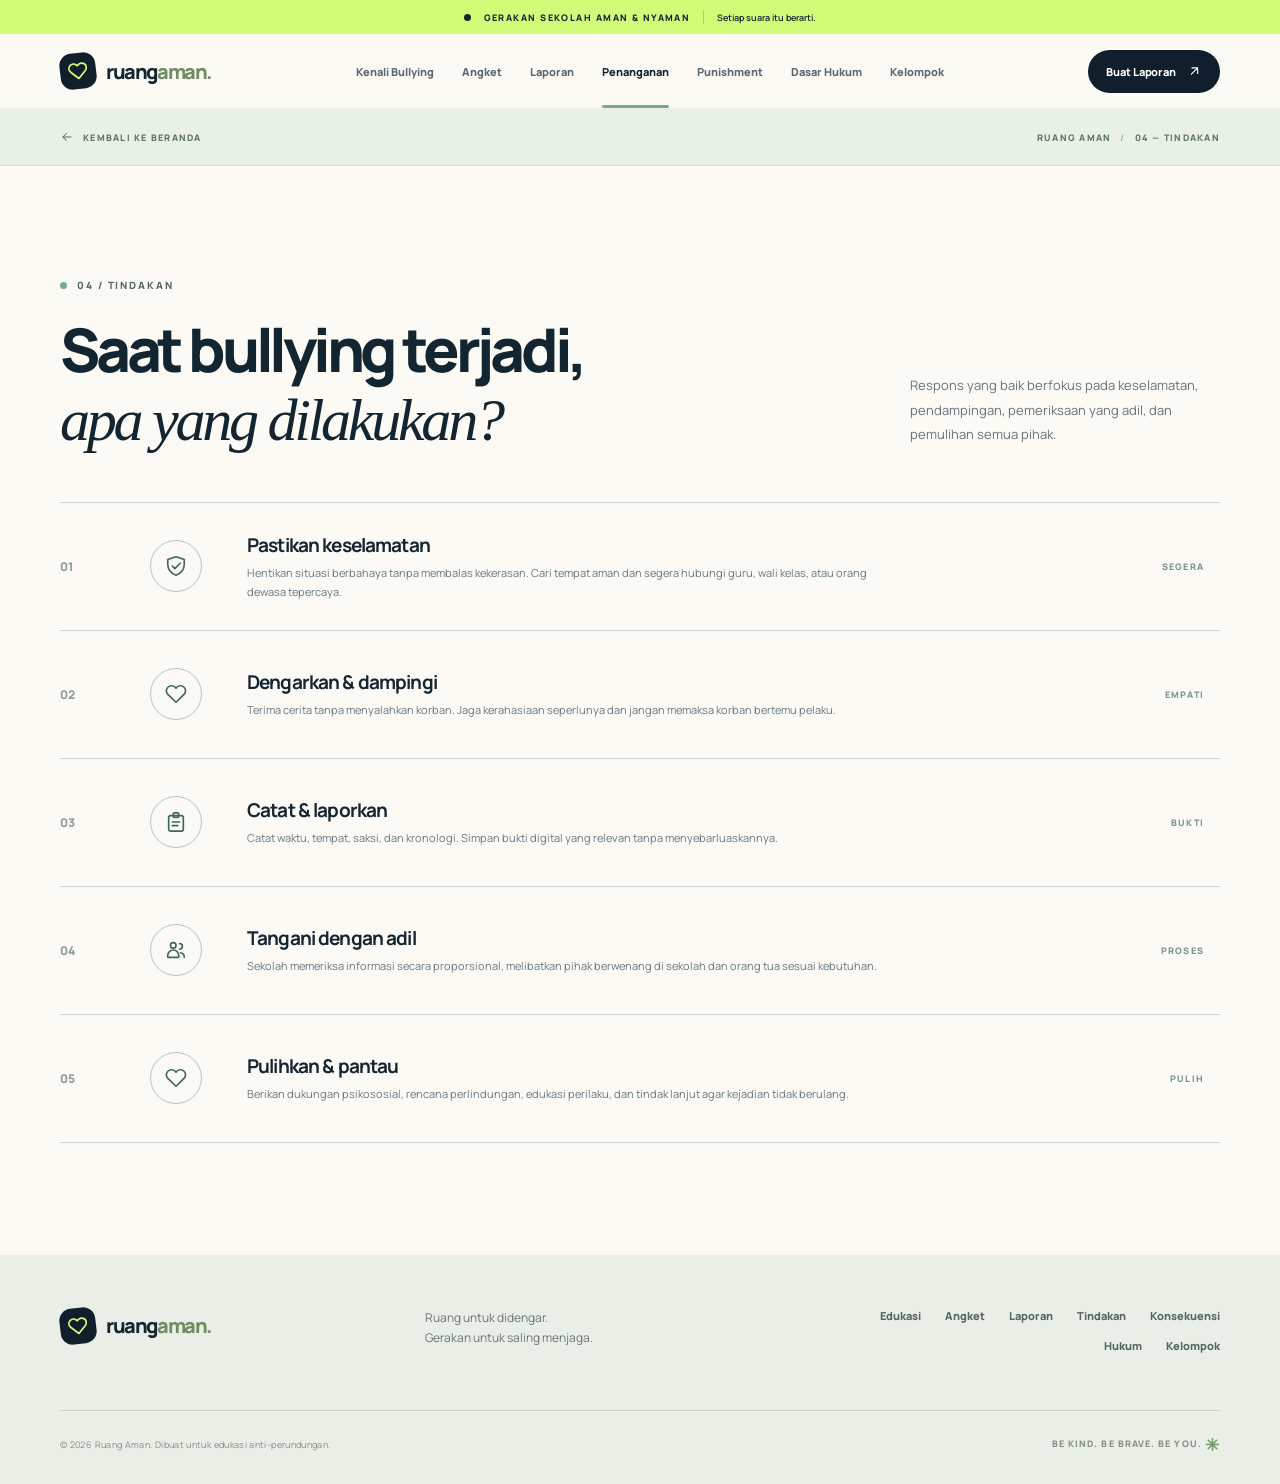
<file: tindakan.html>
<!DOCTYPE html>
<html lang="id">
<head>
  <meta charset="UTF-8" />
  <meta name="viewport" content="width=device-width, initial-scale=1.0" />
  <meta name="theme-color" content="#101c29" />
  <meta name="description" content="Ruang Aman adalah portal edukasi anti-bullying untuk mengenali perundungan, mengisi angket, membuat laporan, dan memahami penanganan serta dasar hukumnya." />
  <title>Langkah Penanganan — Ruang Aman</title>
  <link rel="preconnect" href="https://fonts.googleapis.com" />
  <link rel="preconnect" href="https://fonts.gstatic.com" crossorigin />
  <link href="https://fonts.googleapis.com/css2?family=DM+Sans:wght@400;500;600;700;800&family=Manrope:wght@400;500;600;700;800&display=swap" rel="stylesheet" />
  <link rel="stylesheet" href="styles.css" />
</head>
<body data-page="tindakan">
  <svg class="svg-icons" xmlns="http://www.w3.org/2000/svg" aria-hidden="true">
    <symbol id="i-arrow" viewBox="0 0 24 24"><path d="M5 12h14m-6-6 6 6-6 6"/></symbol>
    <symbol id="i-arrow-up" viewBox="0 0 24 24"><path d="M7 17 17 7M8 7h9v9"/></symbol>
    <symbol id="i-heart" viewBox="0 0 24 24"><path d="M20.8 4.6a5.5 5.5 0 0 0-7.8 0L12 5.7l-1.1-1.1a5.5 5.5 0 0 0-7.8 7.8L12 21l8.8-8.6a5.5 5.5 0 0 0 0-7.8Z"/></symbol>
    <symbol id="i-shield" viewBox="0 0 24 24"><path d="m12 22 0 0c-6.2-2.4-9-6.8-9-12V5l9-3 9 3v5c0 5.2-2.8 9.6-9 12Z"/><path d="m8 12 2.8 2.8L16.5 9"/></symbol>
    <symbol id="i-message" viewBox="0 0 24 24"><path d="M20 11.5a8.5 8.5 0 0 1-8.5 8.5 9 9 0 0 1-3.7-.8L3 21l1.8-4.8A8.5 8.5 0 1 1 20 11.5Z"/></symbol>
    <symbol id="i-clipboard" viewBox="0 0 24 24"><rect x="4" y="5" width="16" height="17" rx="2"/><rect x="9" y="2" width="6" height="5" rx="1"/><path d="M8 12h8m-8 4h6"/></symbol>
    <symbol id="i-paper" viewBox="0 0 24 24"><path d="M14 2H6a2 2 0 0 0-2 2v16a2 2 0 0 0 2 2h12a2 2 0 0 0 2-2V8Z"/><path d="M14 2v6h6M8 13h8m-8 4h8"/></symbol>
    <symbol id="i-pen" viewBox="0 0 24 24"><path d="m4 20 4.4-.9L20 7.5 16.5 4 4.9 15.6 4 20Z"/><path d="m14.5 6 3.5 3.5M4 22h16"/></symbol>
    <symbol id="i-scale" viewBox="0 0 24 24"><path d="M12 3v18M5 6h14M7 6l-4 8h8L7 6Zm10 0-4 8h8l-4-8ZM8 21h8"/></symbol>
    <symbol id="i-users" viewBox="0 0 24 24"><circle cx="9" cy="7" r="3"/><path d="M3 20v-2a6 6 0 0 1 12 0v2H3Zm13-15a3 3 0 0 1 0 6m1 4a5 5 0 0 1 4 5"/></symbol>
    <symbol id="i-phone" viewBox="0 0 24 24"><rect x="6" y="2" width="12" height="20" rx="2"/><path d="M11 18h2"/></symbol>
    <symbol id="i-eye" viewBox="0 0 24 24"><path d="M2 12s4-6 10-6 10 6 10 6-4 6-10 6S2 12 2 12Z"/><circle cx="12" cy="12" r="2.5"/></symbol>
    <symbol id="i-hand" viewBox="0 0 24 24"><path d="M9 12V5a2 2 0 0 1 4 0v5-7a2 2 0 0 1 4 0v8-4a2 2 0 0 1 4 0v7c0 5-3.3 8-8 8h-1a8 8 0 0 1-6.5-3.3L2 13.5a2.2 2.2 0 0 1 3.5-2.7L9 15"/></symbol>
    <symbol id="i-check" viewBox="0 0 24 24"><path d="m5 12 4.5 4.5L19 7"/></symbol>
    <symbol id="i-lock" viewBox="0 0 24 24"><rect x="4" y="11" width="16" height="11" rx="2"/><path d="M8 11V7a4 4 0 0 1 8 0v4"/></symbol>
    <symbol id="i-download" viewBox="0 0 24 24"><path d="M12 3v12m-5-5 5 5 5-5M4 17v3h16v-3"/></symbol>
    <symbol id="i-print" viewBox="0 0 24 24"><path d="M6 9V3h12v6M6 18H4a2 2 0 0 1-2-2v-5a2 2 0 0 1 2-2h16a2 2 0 0 1 2 2v5a2 2 0 0 1-2 2h-2"/><path d="M6 15h12v7H6zM18 12h.01"/></symbol>
    <symbol id="i-copy" viewBox="0 0 24 24"><rect x="8" y="8" width="13" height="13" rx="2"/><path d="M16 8V5a2 2 0 0 0-2-2H5a2 2 0 0 0-2 2v9a2 2 0 0 0 2 2h3"/></symbol>
    <symbol id="i-close" viewBox="0 0 24 24"><path d="M5 5 19 19M19 5 5 19"/></symbol>
    <symbol id="i-menu" viewBox="0 0 24 24"><path d="M4 7h16M4 12h16M4 17h16"/></symbol>
    <symbol id="i-alert" viewBox="0 0 24 24"><path d="m12 3 10 18H2L12 3Z"/><path d="M12 9v5m0 3h.01"/></symbol>
    <symbol id="i-chevron" viewBox="0 0 24 24"><path d="m6 9 6 6 6-6"/></symbol>
    <symbol id="i-school" viewBox="0 0 24 24"><path d="m3 10 9-7 9 7v11H3V10Zm0 0h18M9 21v-8h6v8M6 13h.01M18 13h.01"/></symbol>
    <symbol id="i-book" viewBox="0 0 24 24"><path d="M12 6a8 8 0 0 0-9-2v15a8 8 0 0 1 9 2 8 8 0 0 1 9-2V4a8 8 0 0 0-9 2Zm0 0v15"/></symbol>
  </svg>

  <div class="announcement"><span class="announcement-dot"></span><span>GERAKAN SEKOLAH AMAN & NYAMAN</span><span class="announcement-separator"></span><span class="announcement-muted">Setiap suara itu berarti.</span></div>

  <header class="site-header" id="top">
    <div class="container nav-wrap">
      <a href="index.html" class="brand" aria-label="Ruang Aman, ke beranda"><span class="brand-mark"><svg class="icon"><use href="#i-heart" /></svg></span><span>ruang<span class="brand-accent">aman.</span></span></a>
      <nav class="desktop-nav" aria-label="Navigasi utama">
        <a href="edukasi.html">Kenali Bullying</a><a href="angket.html">Angket</a><a href="laporan.html">Laporan</a><a href="tindakan.html">Penanganan</a><a href="punishment.html">Punishment</a><a href="hukum.html">Dasar Hukum</a><a href="kelompok.html">Kelompok</a>
      </nav>
      <div class="nav-actions"><a class="button button-dark button-sm" href="laporan.html">Buat Laporan <svg class="icon"><use href="#i-arrow-up" /></svg></a><button class="menu-toggle" id="menu-toggle" aria-label="Buka menu" aria-expanded="false"><svg class="icon"><use href="#i-menu" /></svg></button></div>
    </div>
    <nav class="mobile-menu" id="mobile-menu" aria-label="Menu seluler"><a href="edukasi.html">Kenali Bullying</a><a href="angket.html">Angket</a><a href="laporan.html">Laporan</a><a href="tindakan.html">Penanganan</a><a href="punishment.html">Punishment</a><a href="hukum.html">Dasar Hukum</a><a href="kelompok.html">Kelompok</a></nav>
  </header>

  <main><div class="subpage-strip"><div class="container"><a href="index.html"><svg class="icon"><use href="#i-arrow" /></svg> KEMBALI KE BERANDA</a><span>RUANG AMAN <b>/</b> 04 — TINDAKAN</span></div></div><section class="section action-section" id="tindakan"><div class="container"><div class="section-heading reveal"><div><span class="section-kicker"><span class="kicker-circle"></span> 04 / TINDAKAN</span><h2>Saat bullying terjadi,<br/><em>apa yang dilakukan?</em></h2></div><p>Respons yang baik berfokus pada keselamatan, pendampingan, pemeriksaan yang adil, dan pemulihan semua pihak.</p></div>
      <div class="steps-list">
        <article class="step reveal"><span class="step-no">01</span><div class="step-icon"><svg class="icon"><use href="#i-shield" /></svg></div><div><h3>Pastikan keselamatan</h3><p>Hentikan situasi berbahaya tanpa membalas kekerasan. Cari tempat aman dan segera hubungi guru, wali kelas, atau orang dewasa tepercaya.</p></div><span class="step-tag">SEGERA</span></article>
        <article class="step reveal"><span class="step-no">02</span><div class="step-icon"><svg class="icon"><use href="#i-heart" /></svg></div><div><h3>Dengarkan & dampingi</h3><p>Terima cerita tanpa menyalahkan korban. Jaga kerahasiaan seperlunya dan jangan memaksa korban bertemu pelaku.</p></div><span class="step-tag">EMPATI</span></article>
        <article class="step reveal"><span class="step-no">03</span><div class="step-icon"><svg class="icon"><use href="#i-clipboard" /></svg></div><div><h3>Catat & laporkan</h3><p>Catat waktu, tempat, saksi, dan kronologi. Simpan bukti digital yang relevan tanpa menyebarluaskannya.</p></div><span class="step-tag">BUKTI</span></article>
        <article class="step reveal"><span class="step-no">04</span><div class="step-icon"><svg class="icon"><use href="#i-users" /></svg></div><div><h3>Tangani dengan adil</h3><p>Sekolah memeriksa informasi secara proporsional, melibatkan pihak berwenang di sekolah dan orang tua sesuai kebutuhan.</p></div><span class="step-tag">PROSES</span></article>
        <article class="step reveal"><span class="step-no">05</span><div class="step-icon"><svg class="icon"><use href="#i-heart" /></svg></div><div><h3>Pulihkan & pantau</h3><p>Berikan dukungan psikososial, rencana perlindungan, edukasi perilaku, dan tindak lanjut agar kejadian tidak berulang.</p></div><span class="step-tag">PULIH</span></article>
      </div>
    </div></section></main>

  <footer class="footer"><div class="container footer-top"><a href="index.html" class="brand footer-brand"><span class="brand-mark"><svg class="icon"><use href="#i-heart" /></svg></span><span>ruang<span class="brand-accent">aman.</span></span></a><span>Ruang untuk didengar.<br/>Gerakan untuk saling menjaga.</span><div class="footer-links"><a href="edukasi.html">Edukasi</a><a href="angket.html">Angket</a><a href="laporan.html">Laporan</a><a href="tindakan.html">Tindakan</a><a href="punishment.html">Konsekuensi</a><a href="hukum.html">Hukum</a><a href="kelompok.html">Kelompok</a></div></div><div class="container footer-bottom"><span>© 2026 Ruang Aman. Dibuat untuk edukasi anti-perundungan.</span><span>BE KIND. BE BRAVE. BE YOU. <span class="footer-star">✳</span></span></div></footer>

  <nav class="bottom-dock" aria-label="Navigasi cepat"><a href="index.html" class="active" aria-label="Beranda"><svg class="icon"><use href="#i-heart" /></svg><span>Beranda</span></a><a href="angket.html" aria-label="Angket"><svg class="icon"><use href="#i-clipboard" /></svg><span>Angket</span></a><a href="laporan.html" aria-label="Halaman laporan"><svg class="icon"><use href="#i-message" /></svg><span>Lapor</span></a><a href="hukum.html" aria-label="Hukum"><svg class="icon"><use href="#i-scale" /></svg><span>Hukum</span></a><a href="kelompok.html" aria-label="Kelompok"><svg class="icon"><use href="#i-users" /></svg><span>Kelompok</span></a></nav>

  <div class="modal-overlay" id="modal-overlay" aria-hidden="true"><div class="modal-dialog" role="dialog" aria-modal="true" aria-labelledby="modal-title"><div class="modal-header"><a href="index.html" class="brand modal-brand"><span class="brand-mark"><svg class="icon"><use href="#i-heart" /></svg></span><span>ruang<span class="brand-accent">aman.</span></span></a><button class="modal-close" id="modal-close" aria-label="Tutup formulir"><svg class="icon"><use href="#i-close" /></svg></button></div><div class="modal-content" id="modal-content"></div></div></div>
  <div class="toast" id="toast" role="status" aria-live="polite"></div>

    <script src="members.js"></script>
  <script src="app.js"></script>
</body>
</html>
</file>
<file: styles.css>
:root{--ink:#142532;--deep:#111f2c;--deep2:#192f3d;--paper:#fbfaf5;--cream:#f2f0e8;--line:#e2e4dd;--muted:#66737a;--lime:#d3fb78;--blue:#a8dafa;--peach:#f9cfbb;--radius:24px}
*{box-sizing:border-box}html{scroll-behavior:smooth;scroll-padding-top:88px}body{margin:0;font-family:Manrope,'DM Sans',sans-serif;background:var(--paper);color:var(--ink);-webkit-font-smoothing:antialiased}button,input,textarea,select{font:inherit}button{cursor:pointer}a{color:inherit;text-decoration:none}a:focus-visible,button:focus-visible,input:focus-visible,textarea:focus-visible,select:focus-visible{outline:3px solid #6bcaeb;outline-offset:3px}::selection{background:var(--lime);color:var(--ink)}.container{width:min(1160px,calc(100% - 56px));margin-inline:auto}.icon{width:20px;height:20px;display:inline-block;flex:none;fill:none;stroke:currentColor;stroke-width:1.8;stroke-linecap:round;stroke-linejoin:round}.svg-icons{position:absolute;left:-9999px;width:0;height:0;overflow:hidden}.button{min-height:54px;display:inline-flex;align-items:center;justify-content:center;gap:20px;border-radius:100px;padding:14px 23px;font-size:13px;font-weight:800;letter-spacing:-.01em;transition:transform .25s,box-shadow .25s,background .25s;white-space:nowrap;border:1px solid transparent}.button .icon{height:18px;width:18px}.button:hover{transform:translateY(-3px)}.button:active{transform:scale(.98)}.button-lime{background:var(--lime);color:var(--ink)}.button-lime:hover{box-shadow:0 9px 30px #bde86c43;background:#defe99}.button-dark{background:var(--deep);color:#fff}.button-dark:hover{background:#2b4557;box-shadow:0 9px 25px #10222a20}.button-ghost{background:transparent;border-color:#8b9ba5;color:#fff}.button-ghost:hover{background:#ffffff17}.button-sm{min-height:43px;padding:9px 17px;font-size:11px;gap:11px}.button-sm .icon{width:15px}.announcement{height:34px;background:var(--lime);display:flex;align-items:center;justify-content:center;gap:13px;font-size:9px;font-weight:800;letter-spacing:.16em}.announcement-dot{height:7px;width:7px;border-radius:50%;background:var(--ink)}.announcement-muted{font-weight:600;letter-spacing:0}.announcement-separator{height:14px;width:1px;background:#2643323a}.site-header{position:sticky;top:0;z-index:80;background:#fbfaf5ee;backdrop-filter:blur(18px);border-bottom:1px solid #1425320d}.nav-wrap{min-height:74px;display:flex;align-items:center;justify-content:space-between;gap:25px}.brand{display:flex;align-items:center;gap:10px;font-size:20px;font-weight:800;letter-spacing:-.07em;white-space:nowrap}.brand-mark{background:var(--deep);color:var(--lime);height:36px;width:36px;border-radius:12px;display:grid;place-items:center;transform:rotate(-7deg)}.brand-mark .icon{width:20px;height:20px;stroke-width:2.1}.brand-accent{color:#718c61}.desktop-nav{display:flex;gap:28px;align-items:center}.desktop-nav a{font-size:11px;font-weight:800;color:#5b6870;transition:color .2s}.desktop-nav a:hover{color:var(--ink)}.nav-actions{display:flex;gap:10px;align-items:center}.menu-toggle{display:none;background:transparent;border:0;padding:9px}.mobile-menu{display:none}.hero{background:var(--deep);color:white;position:relative;overflow:hidden}.hero:before{content:"";position:absolute;inset:0;background-image:linear-gradient(#ffffff06 1px,transparent 1px),linear-gradient(90deg,#ffffff06 1px,transparent 1px);background-size:68px 68px;opacity:.55;mask-image:linear-gradient(90deg,transparent 3%,#000 52%)}.hero:after{content:"";position:absolute;top:-160px;right:-120px;width:600px;height:600px;background:radial-gradient(circle,#76a0b91c,transparent 66%);pointer-events:none}.hero-grid{position:relative;z-index:1;display:grid;grid-template-columns:1.03fr .97fr;align-items:center;min-height:635px;gap:25px;padding-top:42px;padding-bottom:35px}.hero-copy{padding-block:24px}.eyebrow,.section-kicker{display:flex;align-items:center;gap:10px;font-size:10px;letter-spacing:.19em;font-weight:800}.eyebrow-light{color:#cbe99b}.eyebrow-line{width:24px;height:1px;background:var(--lime)}.hero h1{font-size:clamp(55px,5.85vw,82px);line-height:1.04;letter-spacing:-.075em;font-weight:800;margin:28px 0 24px;max-width:650px}.hero h1 span:not(.hero-period){font-family:Georgia,serif;font-style:italic;font-weight:400;color:var(--lime);letter-spacing:-.065em}.hero-period{color:var(--lime)}.hero-lead{font-size:15px;line-height:1.95;max-width:455px;color:#afbdc5;margin:0}.hero-buttons{display:flex;gap:12px;align-items:center;flex-wrap:wrap;margin-top:34px}.hero-assurance{display:flex;align-items:center;gap:13px;margin-top:50px;color:#98aab6;font-size:11px}.hero-assurance strong{color:white}.assurance-icon{border:1px solid #768d9d6b;border-radius:100px;width:36px;height:36px;display:grid;place-items:center}.assurance-icon .icon{color:var(--lime);width:16px}.hero-art{height:495px;position:relative;isolation:isolate}.art-halo{position:absolute;left:50%;top:50%;transform:translate(-50%,-50%);border:1px solid #9eafb632;border-radius:50%}.art-halo-1{width:410px;height:410px}.art-halo-2{width:530px;height:530px}.art-spark{position:absolute;color:var(--lime);font-size:45px;line-height:1}.art-spark-1{left:5%;top:18%}.art-spark-2{right:1%;bottom:25%;font-size:20px}.student-illustration{position:absolute;width:100%;height:340px;left:0;top:105px;display:flex;justify-content:center;align-items:end;filter:drop-shadow(0 28px 20px #04182233)}.person{position:absolute;bottom:14px;width:175px;height:275px}.person-head{position:absolute;top:35px;left:37px;width:105px;height:123px;border-radius:47% 47% 46% 46%;background:#e8a77c;z-index:2}.person-head:before,.person-head:after{content:"";position:absolute;top:66px;width:5px;height:5px;border-radius:50%;background:#243d48}.person-head:before{left:36px}.person-head:after{right:32px}.person-head span{position:absolute;bottom:32px;left:47px;height:8px;width:17px;border-bottom:2px solid #915d4b;border-radius:50%}.person-body{position:absolute;bottom:0;width:175px;height:135px;border-radius:85px 85px 22px 22px;background:#85b9bf}.person-back{z-index:1;transform:translateX(-116px) rotate(-12deg) scale(.86);transform-origin:bottom}.person-back .person-head{background:#9c5a3b}.person-back .person-head:before,.person-back .person-head:after{background:#211c1c}.person-back .person-head span{border-color:#623a2c}.person-back .person-head:after{box-shadow:0 0 0 0}.person-back .person-body{background:#d8eabc}.person-front{z-index:3;transform:translateX(-16px);height:300px}.person-front .person-head{top:30px;left:35px;width:112px;height:125px;background:#f3ba8a}.person-front .person-body{background:#b7d9f0;height:145px}.person-hair{position:absolute;top:16px;left:24px;width:130px;height:97px;border-radius:57% 53% 22% 13%;background:#26333a;z-index:3;clip-path:polygon(0 0,100% 0,100% 85%,78% 71%,65% 45%,48% 76%,22% 58%,0 94%)}.person-right{z-index:2;transform:translateX(112px) rotate(12deg) scale(.91);transform-origin:bottom}.person-right .person-head{background:#cc8763}.person-right .person-body{background:#d9baa3}.person-right .person-hair{background:#53362e;clip-path:polygon(0 0,100% 0,100% 70%,85% 48%,70% 60%,48% 32%,25% 64%,0 84%)}.support-card{position:absolute;display:flex;align-items:center;z-index:5;box-shadow:0 15px 45px #00192842}.support-card-top{top:35px;right:8%;gap:12px;background:var(--lime);color:var(--ink);transform:rotate(8deg);border-radius:18px;padding:17px 21px 17px 15px;font-size:13px;line-height:1.5}.support-card-icon{height:39px;width:39px;border:1px solid #14253239;border-radius:50%;display:grid;place-items:center}.support-card-icon .icon{height:19px}.support-card-bottom{left:0;bottom:38px;gap:12px;background:white;color:var(--ink);padding:12px 14px;border-radius:15px;transform:rotate(-5deg);font-size:12px}.support-card-bottom strong{display:block}.support-card-bottom small{display:block;color:#809099;font-size:9px;margin-top:4px}.mini-avatar{height:37px;width:37px;background:#e6f1e4;border-radius:11px;display:grid;place-items:center}.mini-avatar .icon{width:19px}.arrow-art{width:16px;margin-left:6px}.hero-art-label{position:absolute;right:0;bottom:18px;font-size:11px;letter-spacing:.13em;color:#a6bcc4;transform:rotate(-90deg) translateX(40px);transform-origin:bottom right}.hero-art-label strong{color:white}.hero-art-label span{color:var(--lime)}.hero-bottom{position:relative;z-index:1;border-top:1px solid #ffffff28;padding:22px 0;display:flex;justify-content:space-between;font-size:9px;font-weight:800;letter-spacing:.2em;color:#9dafb8}.scroll-arrow{font-size:20px;color:var(--lime);padding-left:8px}.principles{background:#e8f0e8;border-bottom:1px solid var(--line)}.principles-grid{display:grid;grid-template-columns:repeat(3,1fr)}.principles-grid>div{display:flex;align-items:center;gap:12px;min-height:114px;padding:22px 27px;border-left:1px solid #b8c9bf}.principles-grid>div:last-child{border-right:1px solid #b8c9bf}.principle-number{font-size:10px;font-weight:800;color:#6a8e7d;align-self:flex-start}.principles-grid .icon{width:28px;height:28px;color:#385e52;margin-right:4px}.principles strong{font-size:12px;white-space:nowrap}.principles-grid>div>span:last-child{font-size:10px;color:#6d8075;line-height:1.5}.section{padding:112px 0}.section-heading{display:flex;justify-content:space-between;align-items:end;gap:56px;margin-bottom:48px}.section-kicker{color:#526a60;margin-bottom:24px}.kicker-circle{height:7px;width:7px;background:#77a992;border-radius:50%}.section h2,.closing h2,.report-section h2{font-size:clamp(39px,4.7vw,66px);letter-spacing:-.07em;line-height:1.13;margin:0;font-weight:800}.section h2 em,.closing h2 em,.report-section h2 em{font-family:Georgia,serif;font-weight:400;letter-spacing:-.055em}.section-heading>p{width:310px;max-width:100%;font-size:13px;line-height:1.9;color:var(--muted);margin:0 0 7px}.types-grid{display:grid;grid-template-columns:repeat(4,1fr);gap:14px}.type-card{min-height:290px;padding:23px;display:flex;flex-direction:column;border-radius:19px;position:relative;overflow:hidden;transition:transform .3s}.type-card:hover{transform:translateY(-7px)}.type-card-blue{background:#d5e9f4}.type-card-peach{background:#f5d7c8}.type-card-cream{background:#ece9de}.type-card-navy{background:var(--deep);color:white}.type-icon{width:57px;height:57px;border:1px solid #26363f41;border-radius:17px;display:grid;place-items:center;margin-bottom:auto}.type-icon .icon{width:26px;height:26px}.type-card-navy .type-icon{border-color:#c0d0d651}.type-index{font-size:10px;letter-spacing:.16em;font-weight:800;opacity:.65;margin:33px 0 8px}.type-card h3{font-size:20px;letter-spacing:-.04em;margin:0 0 8px}.type-card p{font-size:11px;line-height:1.75;color:#62717a;margin:0;max-width:210px}.type-card-navy p{color:#a4b4be}.type-decoration{position:absolute;right:20px;top:20px;font-size:24px}.definition-note{display:flex;gap:15px;align-items:center;border-bottom:1px solid #cdd4cd;padding:29px 0;margin-top:18px}.definition-note .icon{color:#688b6a;width:22px;height:22px}.definition-note p{font-size:12px;line-height:1.8;margin:0;color:#69777c}.definition-note strong{color:var(--ink)}.section-survey{background:#f1f3ee}.survey-grid{display:grid;grid-template-columns:1fr 1fr;gap:18px}.survey-card{border-radius:24px;min-height:610px;padding:25px;overflow:hidden;display:flex;flex-direction:column}.survey-paper{background:#dfebeb}.survey-digital{background:#cde4b5}.survey-card-header{display:flex;justify-content:space-between;align-items:center}.pill{font-size:9px;font-weight:800;letter-spacing:.12em;border:1px solid #738d9288;border-radius:100px;padding:8px 12px}.pill-dark{background:var(--deep);border-color:var(--deep);color:white}.survey-id{font-size:10px;font-weight:800;color:#536f71}.paper-graphic{height:320px;position:relative;display:flex;align-items:center;justify-content:center;perspective:800px}.paper-sheet{width:245px;height:285px;background:white;border-radius:8px;box-shadow:12px 15px 0 #b7d3d3,20px 27px 30px #32576524;transform:rotate(-7deg);padding:28px 20px}.paper-top{display:flex;gap:11px;align-items:center;font-size:10px;line-height:1.5;color:#304651}.paper-symbol{height:34px;width:34px;border-radius:9px;background:#eaf4ef;display:grid;place-items:center}.paper-symbol .icon{width:19px}.paper-bars{margin:18px 0;display:flex;flex-direction:column;gap:5px}.paper-bars span{background:#d8e0df;height:5px;border-radius:5px}.paper-bars span:last-child{width:65%}.paper-question{margin-top:18px}.paper-line{width:100%;height:7px;background:#dfe8e4;border-radius:7px}.paper-line.short{width:77%}.paper-options{display:flex;gap:18px;margin-top:11px}.paper-options i{height:11px;width:11px;border:1.6px solid #8bafab;border-radius:4px}.paper-clip{position:absolute;background:#86b9ab;height:50px;width:18px;border-radius:8px;top:25px;right:26%;transform:rotate(-7deg)}.survey-info{margin-top:auto;display:flex;align-items:start;flex-direction:column}.survey-small-label{font-size:10px;letter-spacing:.15em;font-weight:800;color:#65827d}.survey-info h3{font-size:30px;letter-spacing:-.06em;margin:9px 0 4px}.survey-info p{font-size:12px;line-height:1.8;color:#5c7476;max-width:360px;margin:0 0 23px}.survey-digital .survey-info p{color:#4d664d}.digital-graphic{align-self:center;margin-top:38px;width:min(340px,100%);height:274px;background:var(--deep);border-radius:20px 20px 12px 12px;color:#fff;padding:22px 25px;box-shadow:14px 18px 0 #8dae83;position:relative;transform:rotate(4deg)}.digital-progress{display:flex;justify-content:space-between;font-size:9px;letter-spacing:.13em;font-weight:800;color:#a5c1c9}.digital-progress-bar{height:4px;background:#455962;border-radius:20px;margin:12px 0 22px}.digital-progress-bar span{width:17%;height:100%;display:block;border-radius:20px;background:var(--lime)}.digital-question{font-size:15px;line-height:1.4;margin-bottom:15px}.digital-question strong{font-size:18px}.digital-answer{height:34px;border:1px solid #556c74;border-radius:9px;margin-bottom:7px;display:flex;align-items:center;gap:10px;padding:0 13px;font-size:10px;color:#bdcbd0}.digital-answer.selected{border-color:var(--lime);color:#fff;background:#d3fb7812}.digital-answer .icon{width:12px;margin-left:auto;color:var(--lime)}.radio-dot{width:12px;height:12px;border:1px solid #a4b6b5;border-radius:50%}.selected .radio-dot{border:3px solid var(--lime)}.digital-decoration{position:absolute;right:-45px;top:38px;color:#72946d;font-size:44px}.privacy-line{display:flex;align-items:center;gap:11px;color:#657770;font-size:11px;margin-top:22px}.privacy-line .icon{width:17px;height:17px}.report-section{background:var(--deep);color:white;overflow:hidden;position:relative}.report-section:before{content:"";position:absolute;inset:0;background:radial-gradient(circle at 25% 10%,#8cb8aa19,transparent 60%),linear-gradient(90deg,#ffffff06 1px,transparent 1px);background-size:auto,80px 80px}.report-grid{position:relative;display:grid;grid-template-columns:1fr .9fr;min-height:535px;align-items:center;gap:80px;padding-top:72px;padding-bottom:72px}.section-kicker.light{color:var(--lime)}.section-kicker.light .kicker-circle{background:var(--lime)}.report-section h2{font-size:clamp(45px,4.6vw,64px);margin:0 0 25px}.report-section h2 em{color:var(--lime)}.report-content>p{color:#adbbc4;font-size:13px;line-height:1.95;max-width:460px}.report-actions{display:flex;align-items:center;gap:22px;flex-wrap:wrap;margin-top:34px}.report-actions>span{display:flex;align-items:center;gap:8px;font-size:10px;color:#9db0b8}.report-actions>span .icon{width:15px}.report-display{height:360px;border:1px solid #ffffff38;border-radius:23px;background:#263b4b;transform:rotate(3deg);padding:28px;box-shadow:18px 20px 0 #34485644}.report-display-top{display:flex;align-items:center;gap:13px;font-size:9px;letter-spacing:.14em;font-weight:800;color:#bdc9d0}.report-logo{height:41px;width:41px;background:var(--lime);border-radius:13px;color:var(--deep);display:grid;place-items:center}.report-logo .icon{width:21px}.display-dot{width:8px;height:8px;border-radius:50%;background:var(--lime);margin-left:auto}.report-quote{font-size:clamp(26px,3vw,40px);letter-spacing:-.055em;line-height:1.25;max-width:380px;margin-top:46px;font-weight:800}.report-quote span{font-family:Georgia,serif;font-style:italic;font-weight:400;color:var(--lime)}.report-lines{margin-top:28px;display:flex;flex-direction:column;gap:10px}.report-lines span{height:5px;background:#64788757;width:86%;border-radius:10px}.report-lines span:nth-child(2){width:73%}.report-lines span:nth-child(3){width:39%}.report-bottom{display:flex;justify-content:space-between;align-items:center;margin-top:26px}.report-badge{display:flex;align-items:center;gap:9px;color:#b4c8cd;font-size:9px;font-weight:800;letter-spacing:.05em}.report-badge .icon{width:17px;color:var(--lime)}.report-arrow{height:36px;width:36px;border-radius:50%;display:grid;place-items:center;background:var(--lime);color:var(--deep)}.action-section{background:var(--paper)}.steps-list{border-top:1px solid #cdd6d2}.step{min-height:128px;border-bottom:1px solid #cdd6d2;display:grid;grid-template-columns:65px 72px 1fr 95px;align-items:center;gap:25px;padding:15px 16px 15px 0;transition:background .25s}.step:hover{background:#e7f1e933}.step-no{font-size:12px;font-weight:800;color:#8a9d99}.step-icon{height:52px;width:52px;border:1px solid #b7c7c2;border-radius:50%;display:grid;place-items:center}.step-icon .icon{height:22px;width:22px;color:#3f6657}.step h3{font-size:19px;letter-spacing:-.045em;margin:0 0 5px}.step p{font-size:11px;color:#677980;line-height:1.75;max-width:650px;margin:0}.step-tag{font-size:9px;font-weight:800;letter-spacing:.13em;text-align:right;color:#789387}.consequence-section{background:#e9efea}.consequence-grid{display:grid;grid-template-columns:repeat(4,1fr);gap:13px}.consequence-card{min-height:280px;padding:24px;border-radius:18px;background:#f8faf7;position:relative;display:flex;flex-direction:column}.consequence-icon{height:55px;width:55px;background:#deebde;border-radius:16px;display:grid;place-items:center}.consequence-icon .icon{width:25px;height:25px;color:#4a7462}.consequence-no{position:absolute;top:29px;right:24px;font-size:11px;font-weight:800;color:#91a79d}.consequence-card h3{margin:auto 0 10px;font-size:19px;letter-spacing:-.04em}.consequence-card p{font-size:11px;color:#6f7f78;line-height:1.8;margin:0}.consequence-alert{display:flex;align-items:start;gap:14px;background:#dbe8db;border:1px solid #c5d8c9;border-radius:15px;padding:19px 22px;margin-top:19px}.consequence-alert .icon{width:21px;height:21px;color:#50725b}.consequence-alert p{font-size:11px;line-height:1.8;color:#54665c;margin:0}.law-section{background:#f8f7f1}.law-grid{display:grid;grid-template-columns:1.05fr .95fr;gap:17px}.law-main{background:var(--deep);color:white;border-radius:23px;padding:34px 36px;display:flex;flex-direction:column}.law-topline{display:flex;align-items:center;justify-content:space-between}.pill-law{border-color:#718b99;color:var(--lime)}.law-topline>.icon{height:32px;width:32px;color:var(--lime)}.law-number{font-size:clamp(50px,6vw,76px);letter-spacing:-.075em;font-weight:800;color:#e9f6f2;margin-top:30px;line-height:1}.law-main h3{font-size:25px;letter-spacing:-.05em;margin:15px 0}.law-main>p{font-size:12px;line-height:1.9;color:#b7c8cc;margin:0 0 20px}.law-main>p strong{color:white}.law-penalties{border-top:1px solid #64798566}.law-penalties>div{display:flex;justify-content:space-between;gap:15px;border-bottom:1px solid #64798566;padding:13px 0;font-size:11px}.law-penalties strong{color:var(--lime);white-space:nowrap}.law-penalties span{text-align:right;color:#c1d0d3}.law-status{background:#d3fb7817;border:1px solid #d3fb7850;border-radius:12px;display:flex;gap:12px;padding:16px;margin-top:21px}.law-status>.icon{width:19px;height:19px;color:var(--lime);flex:none}.law-status p{font-size:10px;line-height:1.8;margin:0;color:#cbd9d0}.law-status strong{color:var(--lime)}.law-link{display:flex;align-items:center;justify-content:space-between;margin-top:20px;color:var(--lime);font-size:11px;font-weight:800}.law-link .icon{width:18px}.law-side{display:grid;grid-template-rows:1fr 1fr;gap:17px}.law-side-card{background:#d4e9dc;border-radius:23px;padding:29px;display:flex;align-items:start;flex-direction:column;min-height:270px}.law-side-card-white{background:#e8e9e4}.law-side-icon{height:44px;width:44px;border:1px solid #708d7e87;border-radius:13px;display:grid;place-items:center;margin-bottom:20px}.law-side-icon .icon{width:23px}.law-caption{font-size:9px;font-weight:800;letter-spacing:.15em;color:#587462}.law-side-card h3{font-size:24px;letter-spacing:-.05em;line-height:1.2;margin:12px 0 8px}.law-side-card p{font-size:11px;line-height:1.7;color:#62776a;max-width:350px;margin:0 0 16px}.law-side-card a{display:flex;align-items:center;gap:8px;font-size:11px;font-weight:800;margin-top:auto}.law-side-card a .icon{width:16px}.law-footnote{font-size:10px;line-height:1.8;color:#8b9693;margin-top:18px}.closing{background:var(--lime);overflow:hidden}.closing-inner{text-align:center;padding:95px 0 100px;position:relative}.closing-mark{position:absolute;right:6%;top:55px;font-size:65px;color:#8ab34e}.closing-eyebrow{font-size:10px;letter-spacing:.2em;font-weight:800;color:#638247}.closing h2{margin:18px 0;font-size:clamp(45px,5.5vw,75px)}.closing h2 em{color:#58764b}.closing p{font-size:13px;color:#5b7650}.closing-inner>div:last-child{display:flex;justify-content:center;gap:12px;margin-top:30px}.closing .button-lime{background:var(--deep);color:#fff}.closing .button-lime:hover{background:#324d5b}.button-closing-outline{background:transparent;border-color:#667c53;color:var(--ink)}.footer{background:#e9eee7}.footer-top{display:grid;grid-template-columns:1fr 1.1fr 1.2fr;align-items:start;gap:35px;padding-top:53px;padding-bottom:57px}.footer-top>span{font-size:12px;line-height:1.7;color:#677a70}.footer-links{display:flex;gap:15px 24px;flex-wrap:wrap;justify-content:flex-end}.footer-links a{font-size:11px;font-weight:800;color:#53685d}.footer-links a:hover{color:#161f24}.footer-bottom{border-top:1px solid #c7d3c7;display:flex;justify-content:space-between;align-items:center;padding-top:22px;padding-bottom:28px;font-size:9px;color:#819184;letter-spacing:.04em}.footer-bottom>span:last-child{font-weight:800;letter-spacing:.12em}.footer-star{font-size:17px;color:#749c6b;vertical-align:middle}.bottom-dock{display:none}.reveal{opacity:0;transform:translateY(20px);transition:opacity .8s cubic-bezier(.2,.7,.3,1),transform .8s cubic-bezier(.2,.7,.3,1)}.reveal.visible{opacity:1;transform:translateY(0)}.hero-art.reveal.visible{transform:none}.modal-overlay{position:fixed;inset:0;background:#0a1a25c4;backdrop-filter:blur(8px);display:none;z-index:110;align-items:center;justify-content:center;padding:20px}.modal-overlay.open{display:flex;animation:fade-in .25s ease}.modal-dialog{width:min(620px,100%);max-height:min(750px,90vh);overflow:hidden;border-radius:24px;background:var(--paper);box-shadow:0 30px 100px #061f2e70;display:flex;flex-direction:column}.modal-header{display:flex;justify-content:space-between;align-items:center;padding:18px 26px;border-bottom:1px solid #dae3dd;flex:none}.modal-brand{font-size:17px}.modal-brand .brand-mark{height:31px;width:31px;border-radius:10px}.modal-brand .brand-mark .icon{width:17px}.modal-close{width:36px;height:36px;border-radius:50%;background:#e8eeea;border:0;display:grid;place-items:center}.modal-close .icon{width:17px}.modal-content{overflow:auto;padding:30px 38px 40px}.form-kicker{font-size:10px;font-weight:800;color:#558a75;letter-spacing:.16em;display:block;margin-bottom:11px}.modal-content h2{font-size:32px;line-height:1.2;letter-spacing:-.06em;margin:0 0 12px}.modal-content .intro{font-size:12px;line-height:1.8;color:#677981;margin:0 0 22px}.privacy-banner{padding:13px 15px;display:flex;gap:10px;background:#e9f2e6;border-radius:12px;margin:20px 0;color:#4e6a5a;font-size:11px;line-height:1.6}.privacy-banner .icon{width:18px;height:18px;flex:none}.modal-cta-row{display:flex;gap:10px;flex-wrap:wrap;margin-top:25px}.modal-cta-row .button{min-height:47px}.button-outline{background:transparent;border:1px solid #c5d5cd;color:var(--ink)}.survey-progress-row{display:flex;justify-content:space-between;align-items:center;font-size:10px;font-weight:800;color:#688274;margin-bottom:12px}.survey-real-progress{height:6px;border-radius:10px;background:#e4ebe4;overflow:hidden;margin-bottom:29px}.survey-real-progress>span{display:block;height:100%;background:#7da992;border-radius:10px;transition:width .3s}.question-number{display:inline-block;font-size:10px;color:#759187;font-weight:800;margin-bottom:14px}.question-title{font-size:23px!important;line-height:1.4!important;letter-spacing:-.04em!important;margin:0 0 23px!important}.answer-list{display:grid;gap:10px}.answer-option{display:flex;align-items:center;gap:12px;border:1px solid #d0dad3;border-radius:13px;padding:15px 17px;cursor:pointer;font-size:12px;font-weight:700;background:#fff;transition:.2s}.answer-option:has(input:checked){border-color:#659781;background:#eaf4e9}.answer-option input{accent-color:#537f67;width:17px;height:17px}.survey-summary-item{display:flex;align-items:start;justify-content:space-between;gap:14px;border-bottom:1px solid #e0e7e1;padding:12px 0;font-size:11px;line-height:1.65}.survey-summary-item span{color:#778b7e;max-width:50%;text-align:right;font-weight:800}.summary-list{max-height:300px;overflow:auto}.report-form{display:grid;grid-template-columns:1fr 1fr;gap:15px}.field{display:flex;flex-direction:column;gap:7px}.field.full{grid-column:1/-1}.field label{font-size:11px;font-weight:800;color:#435b53}.field input,.field select,.field textarea{width:100%;background:white;color:var(--ink);border:1px solid #cedbd2;border-radius:11px;padding:13px 14px;font-size:12px;outline:none;transition:border .2s}.field input:focus,.field select:focus,.field textarea:focus{border-color:#578a71;box-shadow:0 0 0 3px #7aaa8426}.field textarea{min-height:120px;resize:vertical;line-height:1.7}.field-help{color:#81918a;font-size:10px;line-height:1.6}.report-preview{background:#eff4ef;border-radius:13px;padding:20px;max-height:320px;overflow:auto;white-space:pre-wrap;font-family:'DM Sans',sans-serif;font-size:12px;line-height:1.85;color:#394b45;border:1px solid #d3e1d8}.success-icon{width:58px;height:58px;background:var(--lime);border-radius:17px;display:grid;place-items:center;margin-bottom:20px}.success-icon .icon{width:30px;height:30px}.toast{position:fixed;left:50%;bottom:25px;transform:translate(-50%,100px);opacity:0;z-index:130;padding:12px 19px;border-radius:12px;background:#142b36;color:#fff;box-shadow:0 10px 30px #12212a35;font-size:12px;font-weight:700;transition:transform .35s,opacity .35s;pointer-events:none}.toast.show{opacity:1;transform:translate(-50%,0)}.print-only{display:none}@keyframes fade-in{from{opacity:0}to{opacity:1}}
@media(max-width:1100px){.desktop-nav{gap:16px}.desktop-nav a{font-size:10px}.nav-wrap{gap:15px}.principles-grid>div{flex-wrap:wrap;gap:8px}.principles-grid>div>span:last-child{width:100%;margin-left:47px}.hero h1{font-size:clamp(50px,6vw,74px)}.hero-art{transform:scale(.91);transform-origin:center}.survey-card{min-height:610px}.report-grid{gap:35px}}
@media(max-width:850px){.container{width:min(100% - 36px,680px)}.desktop-nav{display:none}.menu-toggle{display:grid;place-items:center}.mobile-menu.open{display:flex;flex-direction:column;padding:10px 20px 22px;box-shadow:0 25px 35px #152b3713}.mobile-menu a{padding:13px 0;font-size:13px;font-weight:800;border-bottom:1px solid #e4ece6}.hero-grid{grid-template-columns:1fr;min-height:unset;padding-top:70px}.hero-copy{padding:0}.hero h1{max-width:700px;font-size:clamp(54px,9vw,80px)}.hero-lead{max-width:540px}.hero-assurance{margin-top:30px}.hero-art{height:440px;width:min(550px,100%);margin:0 auto;transform:none}.hero-art.reveal.visible{transform:none}.hero-bottom{margin-top:10px}.principles-grid{grid-template-columns:1fr 1fr 1fr}.principles-grid>div{display:flex;flex-direction:column;align-items:flex-start;gap:10px;padding:22px 14px}.principles-grid .icon{margin:0}.principles-grid>div>span:last-child{margin-left:0}.section{padding:85px 0}.section-heading{align-items:start;flex-direction:column;gap:20px}.section-heading>p{width:520px}.types-grid{grid-template-columns:repeat(2,1fr)}.survey-grid{grid-template-columns:1fr 1fr}.survey-card{min-height:615px;padding:18px}.paper-sheet{transform:rotate(-7deg) scale(.88)}.paper-clip{right:19%}.digital-graphic{transform:rotate(4deg) scale(.87)}.survey-info h3{font-size:25px}.report-grid{grid-template-columns:1fr;gap:40px}.report-display{width:min(480px,100%);margin:0 auto}.consequence-grid{grid-template-columns:repeat(2,1fr)}.law-grid{grid-template-columns:1fr}.law-side{grid-template-columns:1fr 1fr;grid-template-rows:1fr}.footer-top{grid-template-columns:1fr 1fr}.footer-links{grid-column:1/-1;justify-content:start}.step{grid-template-columns:35px 55px 1fr 70px;gap:13px}.step h3{font-size:17px}}
@media(max-width:560px){html{scroll-padding-top:74px}.container{width:calc(100% - 32px)}.announcement{height:29px;font-size:8px;gap:8px;letter-spacing:.05em}.announcement-separator,.announcement-muted{display:none}.nav-wrap{min-height:65px}.brand{font-size:19px}.brand-mark{height:33px;width:33px}.nav-actions .button{display:none}.hero-grid{padding-top:57px;gap:0}.hero h1{font-size:clamp(49px,11.6vw,69px);margin:20px 0}.hero-lead{font-size:13px;line-height:1.85}.hero-buttons{gap:9px;margin-top:26px}.hero-buttons .button{min-height:49px;padding:12px 17px;font-size:11px;gap:10px}.hero-assurance{font-size:10px;max-width:320px;line-height:1.5;margin-top:28px}.hero-art{height:365px;transform:scale(.8);transform-origin:top center;width:500px;max-width:none;left:50%;margin-left:-250px;top:30px;margin-bottom:-57px}.hero-art.reveal.visible{transform:scale(.8)}.hero-bottom{margin-top:0;padding:19px 0;font-size:7px}.principles-grid{grid-template-columns:1fr}.principles-grid>div{min-height:75px;flex-direction:row;align-items:center;flex-wrap:nowrap;padding:14px 6px;border:0;border-bottom:1px solid #b8c9bf}.principles-grid>div:last-child{border-right:0;border-bottom:0}.principles-grid .icon{width:21px;height:21px}.principles-grid>div>span:last-child{font-size:9px;margin-left:auto;width:37%;text-align:right}.principles strong{font-size:11px}.principle-number{align-self:center}.section{padding:70px 0}.section-heading{gap:17px;margin-bottom:30px}.section-kicker{margin-bottom:19px}.section h2,.closing h2,.report-section h2{font-size:clamp(37px,10vw,52px)}.section-heading>p{font-size:12px;line-height:1.8}.types-grid{gap:10px}.type-card{min-height:250px;padding:17px;border-radius:16px}.type-icon{width:46px;height:46px;border-radius:14px}.type-icon .icon{width:22px}.type-card h3{font-size:16px}.type-card p{font-size:10px;line-height:1.7}.type-index{font-size:8px;margin:24px 0 7px}.type-decoration{font-size:18px;right:13px;top:13px}.definition-note{align-items:flex-start}.definition-note p{font-size:10px}.survey-grid{grid-template-columns:1fr;gap:14px}.survey-card{min-height:560px;padding:22px}.paper-graphic{height:290px}.paper-sheet{transform:rotate(-7deg) scale(.9)}.digital-graphic{transform:rotate(4deg) scale(.91);margin-top:27px}.survey-info h3{font-size:27px}.survey-info p{font-size:11px}.privacy-line{align-items:flex-start;line-height:1.6;font-size:10px}.report-grid{padding-top:72px;padding-bottom:80px}.report-section h2{font-size:43px}.report-content>p{font-size:12px}.report-display{height:305px;padding:22px;transform:rotate(2deg)}.report-quote{font-size:29px;margin-top:32px}.report-lines{margin-top:22px}.report-bottom{margin-top:20px}.report-badge{font-size:8px}.step{grid-template-columns:30px 44px 1fr;gap:11px;padding:20px 4px 20px 0}.step-icon{width:42px;height:42px}.step-icon .icon{width:19px;height:19px}.step-no{font-size:10px}.step h3{font-size:16px}.step p{font-size:10px}.step-tag{display:none}.consequence-grid{gap:10px}.consequence-card{min-height:260px;padding:18px}.consequence-icon{height:45px;width:45px;border-radius:13px}.consequence-icon .icon{height:22px}.consequence-card h3{font-size:17px}.consequence-card p{font-size:10px}.consequence-no{top:22px;right:18px;font-size:10px}.consequence-alert{padding:16px}.consequence-alert p{font-size:10px}.law-main{padding:24px}.law-number{font-size:58px}.law-main h3{font-size:24px}.law-main>p{font-size:11px}.law-penalties>div{font-size:10px}.law-side{grid-template-columns:1fr;gap:12px}.law-side-card{padding:24px;min-height:270px}.law-side-card h3{font-size:25px}.closing-inner{padding:75px 0 85px}.closing-mark{font-size:40px;right:1%;top:20px}.closing h2{font-size:40px}.closing-inner>div:last-child{flex-wrap:wrap}.closing-inner .button{min-height:47px;font-size:11px;padding:13px 18px;gap:9px}.footer-top{grid-template-columns:1fr;padding-top:38px;padding-bottom:35px;gap:20px}.footer-links{grid-column:auto;justify-content:start}.footer-bottom{align-items:start;flex-direction:column;gap:15px;font-size:9px;padding-bottom:110px}.bottom-dock{display:flex;position:fixed;z-index:90;left:50%;transform:translateX(-50%);bottom:max(15px,env(safe-area-inset-bottom));border:1px solid #ffffff60;border-radius:20px;background:#152631eb;backdrop-filter:blur(18px);box-shadow:0 13px 40px #03111e66;padding:7px;gap:5px;min-width:min(345px,calc(100% - 35px));justify-content:space-around}.bottom-dock a,.bottom-dock button{flex:1;border:0;border-radius:13px;background:transparent;color:#b6c8c8;display:flex;align-items:center;flex-direction:column;gap:4px;padding:8px 5px 7px;min-width:0;font-size:9px;font-weight:800}.bottom-dock .icon{width:18px;height:18px}.bottom-dock a.active,.bottom-dock a:hover,.bottom-dock button:hover{background:#d3fb78;color:#11222b}.modal-overlay{padding:10px;align-items:flex-end}.modal-dialog{max-height:calc(100dvh - 30px);border-radius:22px 22px 16px 16px}.modal-header{padding:14px 19px}.modal-content{padding:24px 20px 27px}.modal-content h2{font-size:28px}.question-title{font-size:21px!important}.report-form{grid-template-columns:1fr}.field.full{grid-column:auto}.toast{bottom:100px;max-width:calc(100% - 30px);text-align:center}}
@media(prefers-reduced-motion:reduce){*,*:before,*:after{scroll-behavior:auto!important;animation:none!important;transition-duration:.01ms!important}.reveal{opacity:1;transform:none}}
@media print{*{box-shadow:none!important}body{background:white;color:black;font-family:Arial,sans-serif;font-size:11pt}.announcement,.site-header,main,.footer,.bottom-dock,.modal-overlay,.toast{display:none!important}.print-only{display:block!important;width:100%;padding:0 8mm}.print-head{border-bottom:3px solid #222;padding-bottom:8px}.print-head h1{font-size:22pt;margin:0}.print-head p{margin:6px 0 0;color:#444}.print-meta{padding:18px 0;border-bottom:1px solid #999}.print-only>p{font-size:10pt;line-height:1.6}.print-only table{border-collapse:collapse;width:100%;font-size:9pt;margin-top:14px}.print-only th,.print-only td{border:1px solid #777;padding:10px 5px;text-align:center}.print-only td:nth-child(2){text-align:left}.print-only th:nth-child(2){width:46%}.print-note{padding-top:14px}.print-footer{margin-top:38px;border-top:1px solid #999;padding-top:12px;color:#555;font-size:9pt}@page{size:A4;margin:15mm}}

/* Group / team section */
.group-section{background:#f2f4ee}
.group-banner{min-height:260px;background:var(--deep);color:#fff;border-radius:23px;padding:38px 46px;display:flex;align-items:center;justify-content:space-between;gap:40px;position:relative;isolation:isolate;overflow:hidden}
.group-banner:before{content:"";position:absolute;inset:0;background:radial-gradient(circle at 76% 55%,#a9dba421,transparent 40%),linear-gradient(90deg,#ffffff09 1px,transparent 1px);background-size:auto,65px 65px;z-index:-1}
.group-banner-label{display:flex;align-items:center;gap:10px;color:var(--lime);font-size:10px;letter-spacing:.17em;font-weight:800}
.group-banner-label .icon{width:19px;height:19px}
.group-banner h3{font-size:clamp(28px,3.1vw,45px);line-height:1.14;letter-spacing:-.065em;margin:19px 0 13px}
.group-banner h3 em{font-family:Georgia,serif;font-weight:400;color:var(--lime)}
.group-banner p{color:#a7b9c1;font-size:11px;line-height:1.8;max-width:360px;margin:0}
.group-count{display:flex;gap:15px;align-items:end;flex:none}
.group-count strong{font-size:150px;letter-spacing:-.13em;line-height:.9;color:var(--lime);font-weight:800}
.group-count strong span{font-family:Georgia,serif;font-weight:400}
.group-count small{font-size:10px;letter-spacing:.15em;line-height:1.7;font-weight:800;color:#c6d8dd;margin-bottom:11px}
.group-title-row{display:flex;align-items:center;justify-content:space-between;gap:15px;margin-top:46px;margin-bottom:21px}
.group-title-row h3{font-size:24px;letter-spacing:-.055em;margin:0 0 4px}
.group-title-row p{color:#72817b;font-size:11px;margin:0}
.group-chip{border:1px solid #c3d4c9;border-radius:100px;display:flex;align-items:center;gap:8px;padding:10px 13px;font-weight:800;font-size:9px;letter-spacing:.12em;white-space:nowrap;color:#527260}
.group-chip .icon{width:16px;height:16px}
.member-grid{display:grid;grid-template-columns:repeat(4,minmax(0,1fr));gap:15px}
.member-card{min-height:233px;background:#fff;border:1px solid #e0e7dc;border-radius:18px;padding:20px;display:flex;flex-direction:column;transition:transform .28s,box-shadow .28s,border-color .28s;overflow:hidden}
.member-card:hover{transform:translateY(-6px);box-shadow:0 15px 30px #183c2a13;border-color:#b8cfb8}
.member-card-top{display:flex;align-items:center;justify-content:space-between;color:#799087;font-size:9px;letter-spacing:.16em;font-weight:800}
.member-card-top .icon{width:16px;height:16px;color:#648578}
.member-avatar{width:72px;height:72px;background:#d5e7e3;color:#53776a;border-radius:21px;display:grid;place-items:center;font-size:25px;font-weight:800;letter-spacing:-.06em;margin-top:25px;transform:rotate(-6deg)}
.member-card:nth-child(4n+2) .member-avatar{background:#f6d9c9;color:#9f6b52;transform:rotate(5deg)}
.member-card:nth-child(4n+3) .member-avatar{background:#d8e6f5;color:#537b9a;transform:rotate(-3deg)}
.member-card:nth-child(4n+4) .member-avatar{background:#e7e5c8;color:#868456;transform:rotate(6deg)}
.member-meta{margin-top:auto;padding-top:21px}
.member-meta small{color:#87a096;font-size:9px;font-weight:800;letter-spacing:.12em}
.member-meta h4{font-size:16px;letter-spacing:-.04em;margin:6px 0 0;line-height:1.25;overflow-wrap:anywhere}
.source-panel{margin-top:26px;background:#deeed3;border:1px solid #cfdfc7;border-radius:19px;padding:21px 25px;display:flex;align-items:center;gap:17px}
.source-panel-icon{height:50px;width:50px;border-radius:14px;background:#c6dfb5;display:grid;place-items:center;color:#406653;flex:none}
.source-panel-icon .icon{width:25px;height:25px}
.source-panel>div:nth-child(2){flex:1}
.source-panel strong{font-size:15px;letter-spacing:-.03em}
.source-panel p{font-size:11px;color:#66796d;line-height:1.7;margin:4px 0 0}
.source-panel .button{min-height:46px;font-size:11px;gap:12px}
@media(max-width:1000px){.member-grid{grid-template-columns:repeat(3,minmax(0,1fr))}.group-count strong{font-size:120px}}
@media(max-width:650px){.group-banner{padding:27px;min-height:230px;gap:10px}.group-banner h3{font-size:29px}.group-banner p{font-size:10px}.group-count{flex-direction:column;align-items:end;gap:3px}.group-count strong{font-size:90px}.group-count small{text-align:right;font-size:8px}.member-grid{grid-template-columns:repeat(2,minmax(0,1fr));gap:11px}.member-card{min-height:215px;padding:16px}.member-avatar{height:62px;width:62px;border-radius:17px;font-size:21px}.member-meta h4{font-size:14px}.group-title-row{align-items:start}.group-chip{font-size:8px}.source-panel{align-items:flex-start;flex-wrap:wrap;padding:19px;gap:14px}.source-panel .button{width:100%}}
@media(max-width:400px){.group-banner{flex-direction:column;align-items:start}.group-count{position:absolute;right:20px;top:15px;opacity:.3}.group-count strong{font-size:93px}.group-count small{display:none}.group-banner-copy{position:relative;z-index:1}.group-title-row p{font-size:10px}.group-chip{padding:8px;font-size:0}.group-chip .icon{width:18px;height:18px}.member-card{min-height:202px;padding:14px}.member-avatar{margin-top:23px}.member-meta h4{font-size:13px}}

/* Multi-page navigation and page headings */
.desktop-nav a.current{color:var(--ink);position:relative}
.desktop-nav a.current:after{content:"";position:absolute;left:0;right:0;bottom:-29px;height:3px;background:#78aa87;border-radius:10px}
.mobile-menu a.current{color:#3c7b5b}
.subpage-strip{background:#e9f0e7;border-bottom:1px solid #d3ded2}
.subpage-strip .container{min-height:56px;display:flex;align-items:center;justify-content:space-between;gap:15px}
.subpage-strip a,.subpage-strip span{display:flex;align-items:center;gap:9px;color:#5a7465;font-size:9px;letter-spacing:.14em;font-weight:800}
.subpage-strip a:hover{color:#18352d}
.subpage-strip a .icon{width:14px;height:14px;transform:rotate(180deg)}
.subpage-strip span b{color:#9bad9a}
body[data-page="laporan"] .report-section{min-height:calc(100vh - 280px)}

/* Homepage feature directory */
.home-hub{background:#f5f7f1}
.hub-grid{display:grid;grid-template-columns:repeat(4,minmax(0,1fr));gap:14px}
.hub-card{min-height:255px;background:#e1ebe4;border-radius:21px;padding:23px;display:flex;flex-direction:column;align-items:start;position:relative;overflow:hidden;transition:transform .3s,box-shadow .3s}
.hub-card:hover{transform:translateY(-6px);box-shadow:0 15px 35px #183f2917}
.hub-card:nth-child(3){background:#f1ddce}
.hub-card:nth-child(4){background:#dfebf5}
.hub-card:nth-child(5){background:#eae7d9}
.hub-card:nth-child(6){background:#d9e8d0}
.hub-card:nth-child(7){background:#e7dfe9}
.hub-card-featured{grid-column:span 2;background:var(--deep);color:#fff}
.hub-card-featured:before{content:"";position:absolute;width:350px;height:350px;border:1px solid #ffffff26;border-radius:50%;right:-100px;top:-90px}
.hub-number{font-size:9px;font-weight:800;letter-spacing:.17em;opacity:.7}
.hub-icon{height:45px;width:45px;border:1px solid #869b8b79;border-radius:14px;display:grid;place-items:center;margin-top:21px}
.hub-icon .icon{width:23px;height:23px}
.hub-card h3{font-size:21px;letter-spacing:-.055em;line-height:1.22;margin:auto 0 10px;max-width:250px}
.hub-card-featured h3{font-size:33px;max-width:390px}
.hub-card p{color:#5d7669;font-size:11px;line-height:1.75;margin:0;max-width:240px}
.hub-card-featured p{color:#a4bdc2;max-width:330px}
.hub-arrow{position:absolute;right:22px;top:22px;width:30px;height:30px;border-radius:50%;display:grid;place-items:center;background:#ffffff61}
.hub-card-featured .hub-arrow{background:var(--lime);color:var(--ink)}
.hub-arrow .icon{width:17px;height:17px}

/* Built-in legal reader */
.law-reader-section{background:#f5f7f1}
.reader-alert{display:flex;gap:16px;align-items:flex-start;background:#f1e5d6;border:1px solid #ead3be;border-radius:17px;padding:20px 23px;margin-bottom:22px}
.reader-alert>.icon{width:23px;height:23px;color:#a16c4f;flex:none}
.reader-alert strong{font-size:13px;letter-spacing:-.02em}
.reader-alert p{font-size:11px;color:#806955;line-height:1.85;margin:5px 0 0}
.reader-shell{display:grid;grid-template-columns:295px minmax(0,1fr);border-radius:23px;overflow:hidden;box-shadow:0 20px 55px #1c3d3512;min-height:670px}
.reader-sidebar{background:var(--deep);color:#fff;padding:32px 16px 25px;display:flex;flex-direction:column}
.reader-side-label{font-size:10px;font-weight:800;letter-spacing:.18em;color:#91b5a7;padding:0 16px;margin-bottom:22px}
.reader-tab{width:100%;display:flex;align-items:center;text-align:left;gap:12px;border:1px solid transparent;background:transparent;color:#b7c8cb;border-radius:13px;padding:15px 12px;margin-bottom:7px;transition:background .2s,color .2s}
.reader-tab.active{background:var(--lime);color:#182b35}
.reader-tab:hover:not(.active){background:#ffffff12;color:#fff}
.reader-tab-no{font-size:10px;letter-spacing:.1em;opacity:.65;font-weight:800;align-self:flex-start;margin-top:3px}
.reader-tab>span:nth-child(2){flex:1;font-size:12px;font-weight:800;line-height:1.3}
.reader-tab small{display:block;font-size:9px;font-weight:600;opacity:.68;margin-top:5px}
.reader-tab .icon{width:15px;height:15px}
.reader-sidebar-help{margin-top:auto;border-top:1px solid #ffffff2c;padding:25px 13px 0;display:flex;gap:11px;align-items:flex-start}
.reader-sidebar-help .icon{width:21px;height:21px;color:var(--lime)}
.reader-sidebar-help p{font-size:10px;line-height:1.8;color:#9fb2b9;margin:0}
.reader-stage{background:#fff;padding:40px 46px}
.reader-panel[hidden]{display:none!important}
.reader-status-row{display:flex;align-items:center;justify-content:space-between;gap:12px;flex-wrap:wrap}
.status-tag{border-radius:30px;padding:9px 12px;font-size:9px;font-weight:800;letter-spacing:.12em}
.status-old{background:#fbead9;color:#ab6d41}
.status-current{background:#e2f0df;color:#52775a}
.reader-citation{font-size:9px;font-weight:800;letter-spacing:.1em;color:#9aa7a0}
.reader-panel h3{font-size:clamp(30px,3vw,43px);letter-spacing:-.065em;margin:27px 0 12px}
.reader-panel h3 em{color:#638d76;font-family:Georgia,serif;font-weight:400}
.reader-subtitle{font-size:12px;line-height:1.85;color:#7c8b83;margin:0 0 28px;max-width:590px}
.article-text{border-top:1px solid #dce5de}
.article-clause{display:grid;grid-template-columns:37px 1fr;gap:15px;border-bottom:1px solid #dce5de;padding:23px 0}
.article-clause>span{font-size:15px;font-weight:800;color:#6a9478}
.article-clause p{font-size:13px;line-height:1.96;color:#394c42;margin:0}
.reader-explain{background:#edf4ea;border:1px solid #d9e7d9;border-radius:14px;margin-top:26px;padding:20px 22px}
.reader-explain strong{display:flex;align-items:center;gap:10px;font-size:12px}
.reader-explain strong .icon{width:19px;height:19px;color:#52785c}
.reader-explain p{font-size:11px;line-height:1.9;color:#64766c;margin:10px 0 0}
.reader-links{display:flex;align-items:center;justify-content:space-between;gap:16px;flex-wrap:wrap;margin-top:28px}
.reader-links a,.reader-copy{display:flex;align-items:center;gap:10px;font-size:11px;font-weight:800;color:#3e6b55}
.reader-copy{background:transparent;border:1px solid #c7d9cb;border-radius:100px;padding:12px 16px;color:#213b2f}
.reader-copy:hover{background:#ecf4ea}
.reader-copy .icon,.reader-links a .icon{width:16px;height:16px}
.reader-footnote{margin-top:17px;font-size:10px;line-height:1.8;color:#7f9285}
.school-law-intro{display:flex;gap:14px;align-items:flex-start;background:#f1f5ee;border-radius:13px;padding:18px;margin-bottom:25px}
.school-law-intro .icon{color:#6b9881;width:25px;height:25px}
.school-law-intro p{font-size:11px;line-height:1.8;margin:0;color:#647a6a}
.school-law-list{display:grid;grid-template-columns:repeat(2,1fr);gap:13px}
.school-law-list>div{border:1px solid #dce6dd;border-radius:13px;padding:19px}
.school-law-list span{display:block;color:#77a38a;font-size:10px;font-weight:800;margin-bottom:15px}
.school-law-list strong{font-size:14px;display:block;letter-spacing:-.035em}
.school-law-list p{font-size:11px;line-height:1.8;color:#788b7d;margin:7px 0 0}
@media(max-width:1000px){.hub-grid{grid-template-columns:repeat(3,minmax(0,1fr))}.reader-shell{grid-template-columns:255px minmax(0,1fr)}.reader-stage{padding:31px}}
@media(max-width:800px){.hub-grid{grid-template-columns:repeat(2,minmax(0,1fr))}.reader-shell{grid-template-columns:1fr}.reader-sidebar{padding:18px;display:block}.reader-side-label{display:block;padding:0 5px;margin-bottom:12px}.reader-sidebar-help{display:none}.reader-tab{width:calc(33.333% - 9px);min-height:75px;display:inline-flex;vertical-align:top;margin:0 7px 0 0;padding:13px 9px}.reader-tab>span:nth-child(2){font-size:10px}.reader-tab small{font-size:8px}.reader-tab .icon{display:none}.reader-tab-no{font-size:8px}.reader-stage{padding:30px}}
@media(max-width:560px){.subpage-strip .container{min-height:49px}.subpage-strip a,.subpage-strip span{font-size:8px;letter-spacing:.07em}.home-hub{padding-top:70px}.hub-grid{gap:10px}.hub-card{min-height:240px;padding:17px;border-radius:16px}.hub-card-featured{grid-column:span 2;min-height:260px}.hub-card h3{font-size:17px}.hub-card-featured h3{font-size:29px}.hub-card p{font-size:10px}.hub-icon{height:40px;width:40px;margin-top:25px}.hub-icon .icon{width:20px}.hub-number{font-size:8px}.hub-arrow{right:13px;top:13px;width:26px;height:26px}.reader-alert{padding:16px;gap:11px}.reader-alert strong{font-size:12px}.reader-alert p{font-size:10px}.reader-shell{border-radius:17px}.reader-sidebar{padding:17px 12px}.reader-tab{width:calc(33.333% - 6px);margin-right:4px;gap:5px;flex-direction:column;align-items:start;min-height:82px;padding:11px 8px}.reader-tab>span:nth-child(2){font-size:9px}.reader-tab small{font-size:7px}.reader-stage{padding:24px 18px}.reader-panel h3{font-size:31px}.reader-subtitle{font-size:11px}.reader-status-row{align-items:start;flex-direction:column}.article-clause{gap:10px;grid-template-columns:28px 1fr;padding:19px 0}.article-clause p{font-size:11px;line-height:1.9}.article-clause>span{font-size:12px}.reader-links{align-items:start;flex-direction:column}.school-law-list{grid-template-columns:1fr}.school-law-list>div{padding:15px}}
@media print{body:not([data-page="angket"]) main{display:block!important}body:not([data-page="angket"]) .subpage-strip{display:none!important}body:not([data-page="angket"]) .reveal{opacity:1!important;transform:none!important}body:not([data-page="angket"]) .reader-sidebar{display:none!important}body:not([data-page="angket"]) .reader-shell{display:block!important;box-shadow:none!important}}
</file>
